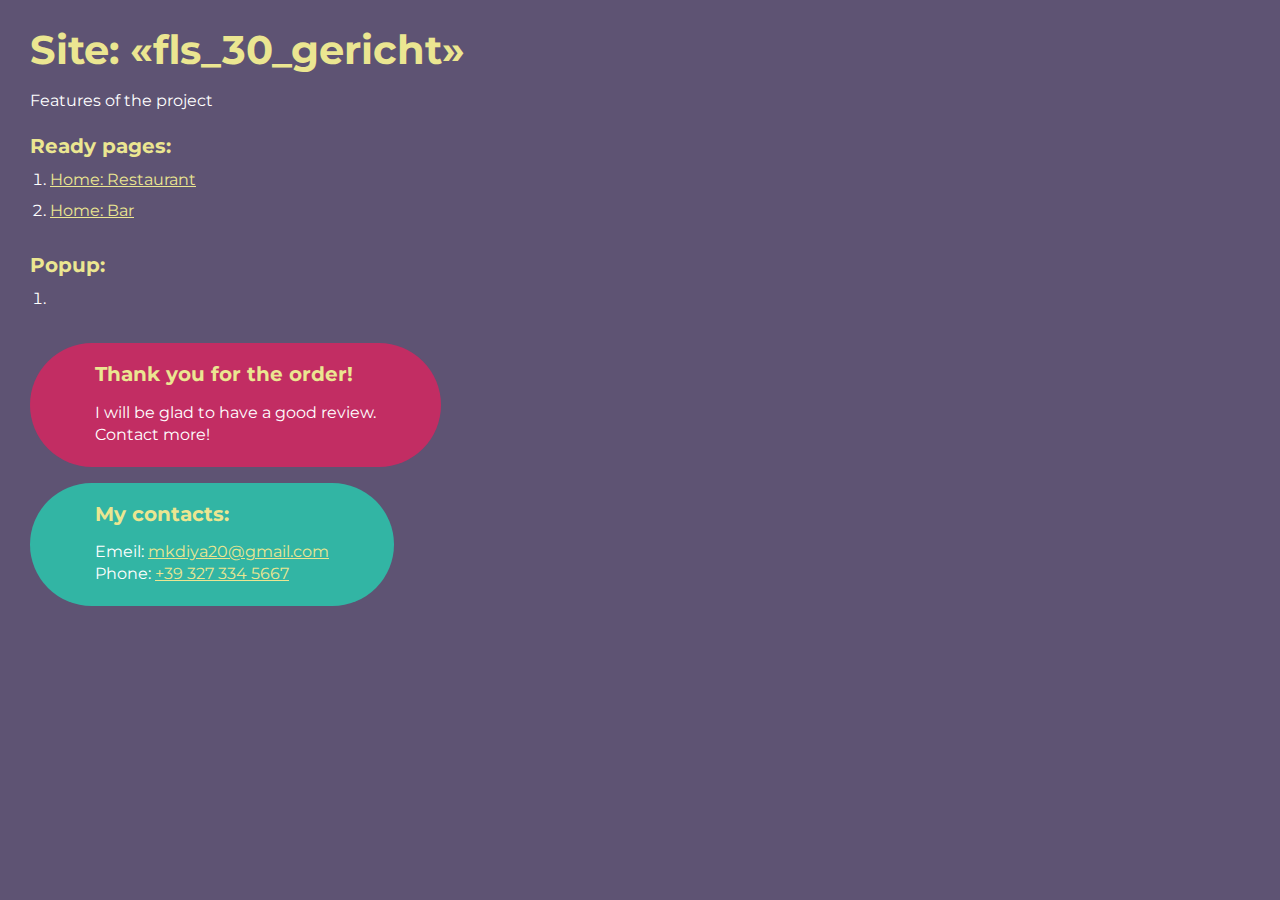
<file: index.html>
<!DOCTYPE html>
<html>

<head>
	<meta charset="UTF-8">
	<meta name="viewport" content="width=device-width, initial-scale=1.0">
	<title>Gericht</title>
	<link rel="shortcut icon" href="favicon.ico">
</head>

<body>
	<div class="rootpage">
		<h1>Site: «fls_30_gericht»</h1>
		<div class="rootpage__info">
			Features of the project
		</div>
		<h2>Ready pages:</h2>
		<ol class="rootpage__list">
			<li><a target="_blank" href="home-restaurant.html">Home: Restaurant</a></li>
			<li><a target="_blank" href="home-bar.html">Home: Bar</a></li>
		</ol>
		<h2>Popup:</h2>
		<ol class="rootpage__list">
			<li><a target="_blank" href="home.html#"></a></li>
		</ol>
		<div class="rootpage__tnx">
			<h2>Thank you for the order!</h2>
			<p>I will be glad to have a good review.</p>
			<p>Contact more!</p>
		</div>
		<div class="rootpage__contacts">
			<h2>My contacts:</h2>
			<p>Emeil: <a href="mailto:email@gmail.com">mkdiya20@gmail.com</a></p>
			<p>Phone: <a href="tel:+393273345667">+39 327 334 5667</a></p>
		</div>
	</div>
</body>
<style>
	@charset "UTF-8";
	@import url("https://fonts.googleapis.com/css?family=Montserrat:regular,700&display=swap");

	*,
	*::before,
	*::after {
		padding: 0px;
		margin: 0px;
		border: 0px;
		box-sizing: border-box;
	}

	html,
	body {
		height: 100%;
		margin: 0;
		padding: 0;
		min-width: 320px;
		width: 100%;
		color: #fff;
		background-color: #5e5373;
	}

	body {
		font-family: Montserrat;
		font-size: 100%;
		line-height: 1;
		font-size: 1rem;
	}

	a {
		text-decoration: underline;
		color: #ebe691
	}

	a:visited {
		text-decoration: underline;
		color: #aaa768;
	}

	a:hover {
		text-decoration: none;
	}

	ul li {
		list-style: none;
	}

	img {
		vertical-align: top;
	}

	.wrapper {
		width: 100%;
		min-height: 100%;
		overflow: hidden;
	}

	.rootpage {
		padding: 30px;
		display: flex;
		flex-direction: column;
		align-items: flex-start;
	}

	@media (max-width: 767px) {
		.rootpage {
			padding: 30px 15px;
		}
	}

	h1 {
		color: #ebe691;
		font-size: 2.5rem;
		margin: 0px 0px 1.25rem 0px;
	}

	@media (max-width: 767px) {
		h1 {
			font-size: 1.85rem;
			margin: 0px 0px 1.25rem 0px;
		}
	}

	h2 {
		color: #ebe691;
		font-size: 1.25rem;
		margin: 0px 0px 1rem 0px;
	}

	@media (max-width: 767px) {
		h2 {
			font-size: 1.125rem;
			margin: 0px 0px 1rem 0px;
		}
	}

	.rootpage__info {
		line-height: 140%;
		margin: 0px 0px 1.5rem 0px;
	}

	.rootpage__list {
		margin: 0px 0px 2.25rem 1.25rem;
	}

	.rootpage__list li:not(:last-child) {
		margin: 0px 0px 15px 0px;
	}

	.rootpage__contacts,
	.rootpage__tnx {
		border-radius: 200px;
		padding: 20px 65px;
		line-height: 140%;
	}

	@media (max-width: 767px) {

		.rootpage__contacts,
		.rootpage__tnx {
			border-radius: 40px;
			padding: 20px;
		}
	}

	.rootpage__contacts {
		background: #32b5a4;

	}

	.rootpage__contacts a {
		color: #ebe691;
	}

	.rootpage__tnx {
		background: #c22d63;
		margin: 0px 0px 1rem 0px;
	}
</style>

</html>
</file>
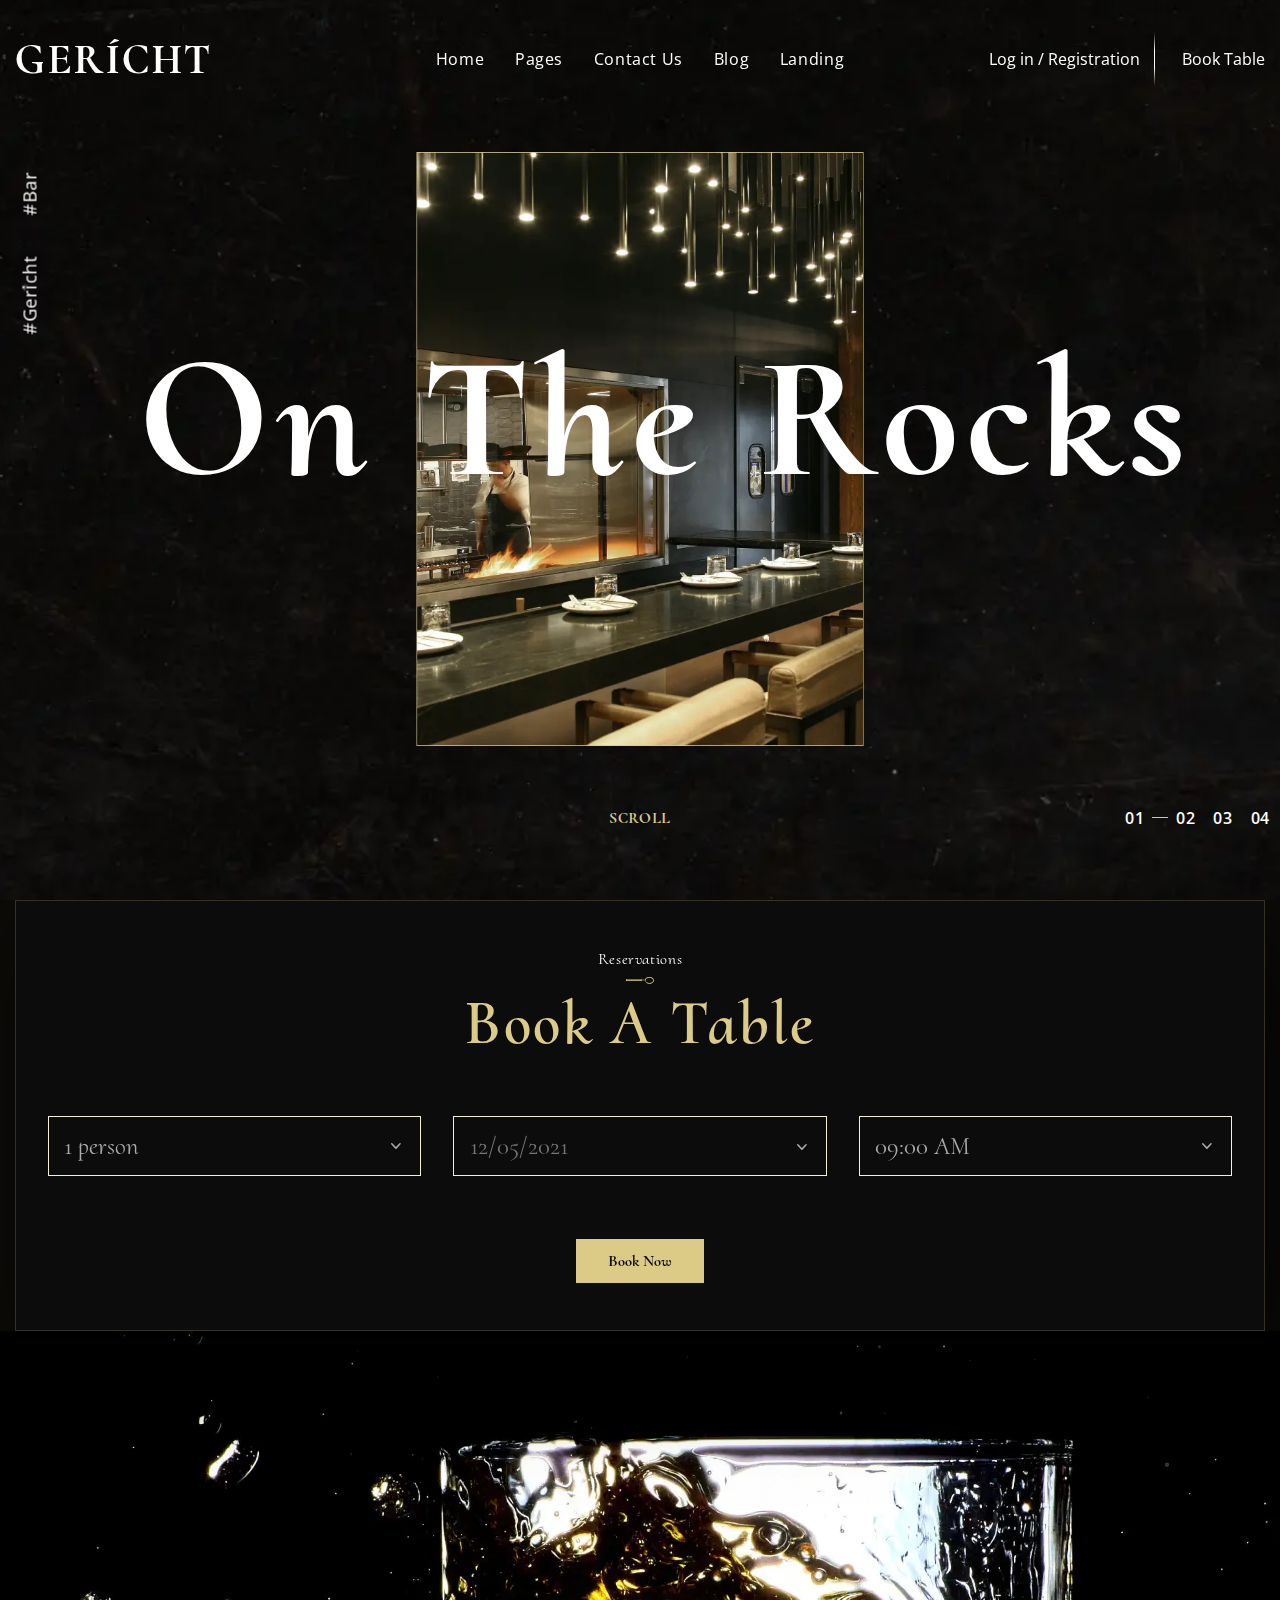
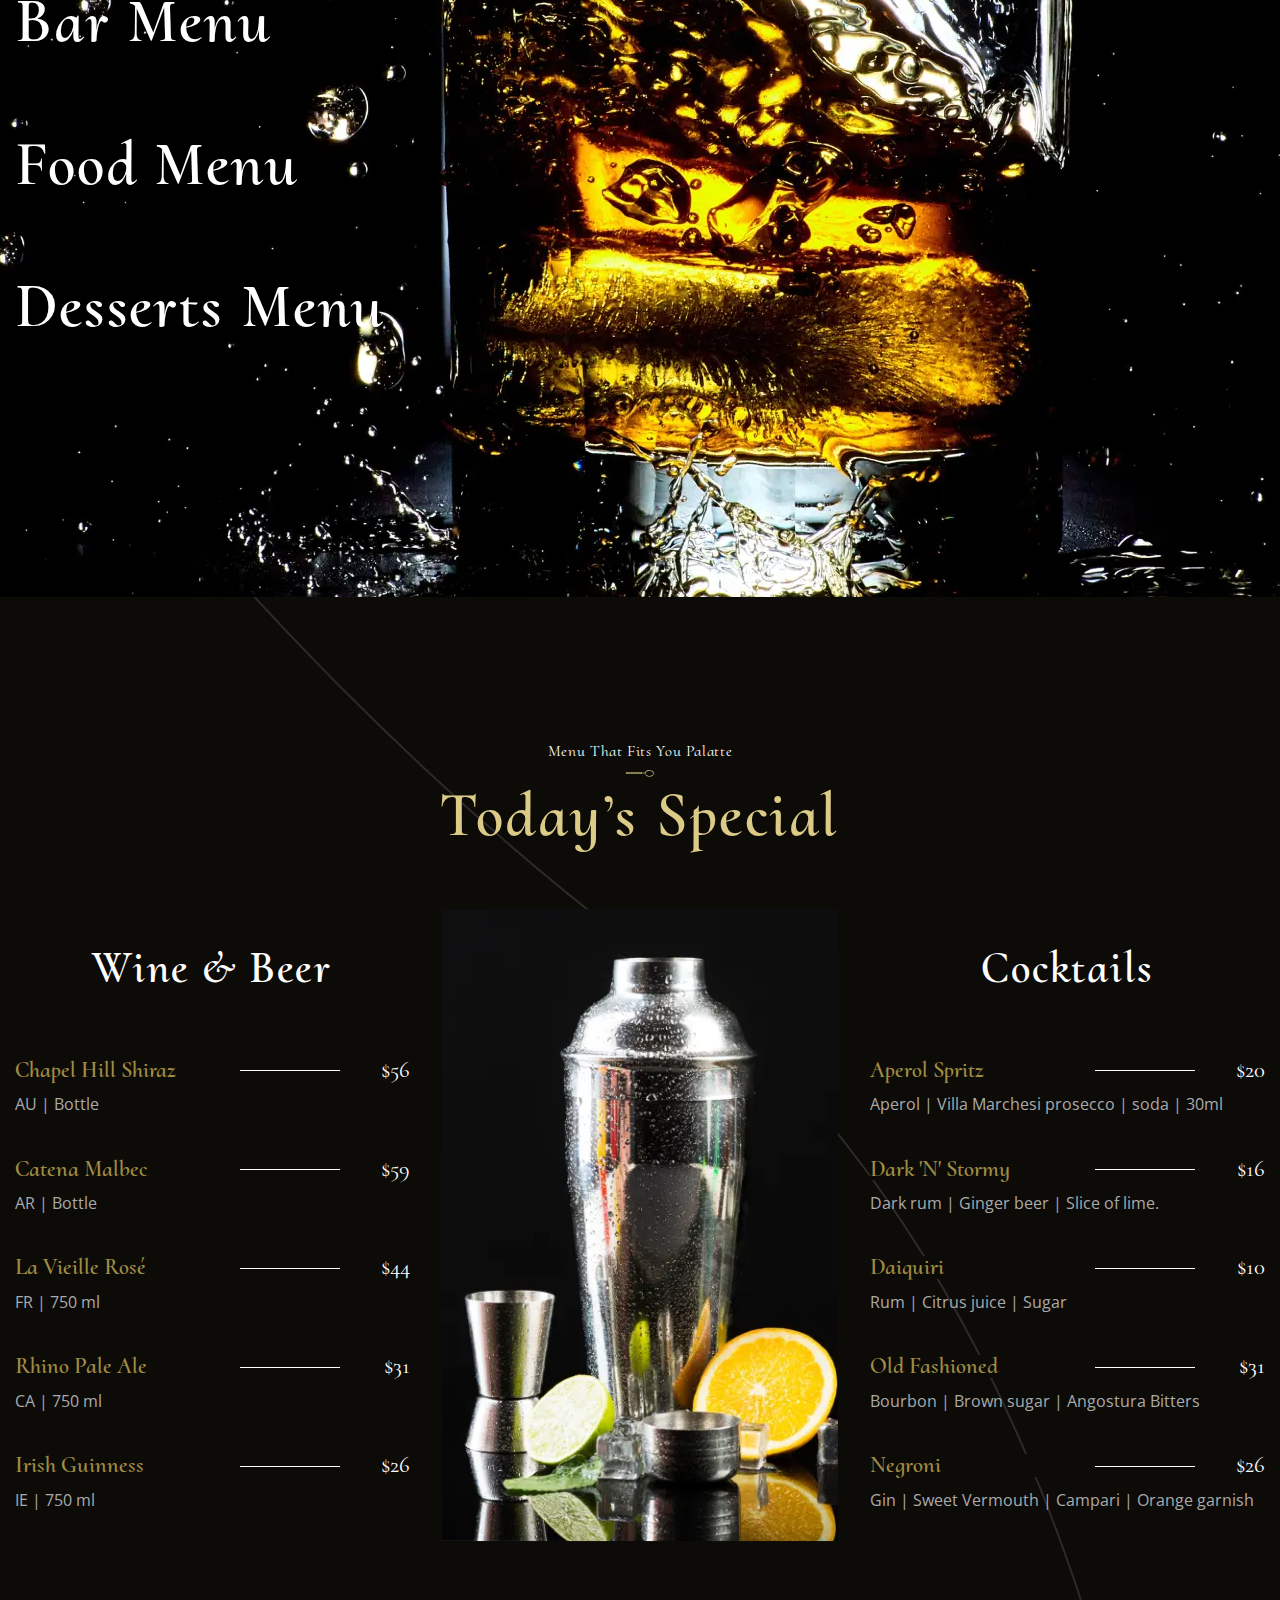
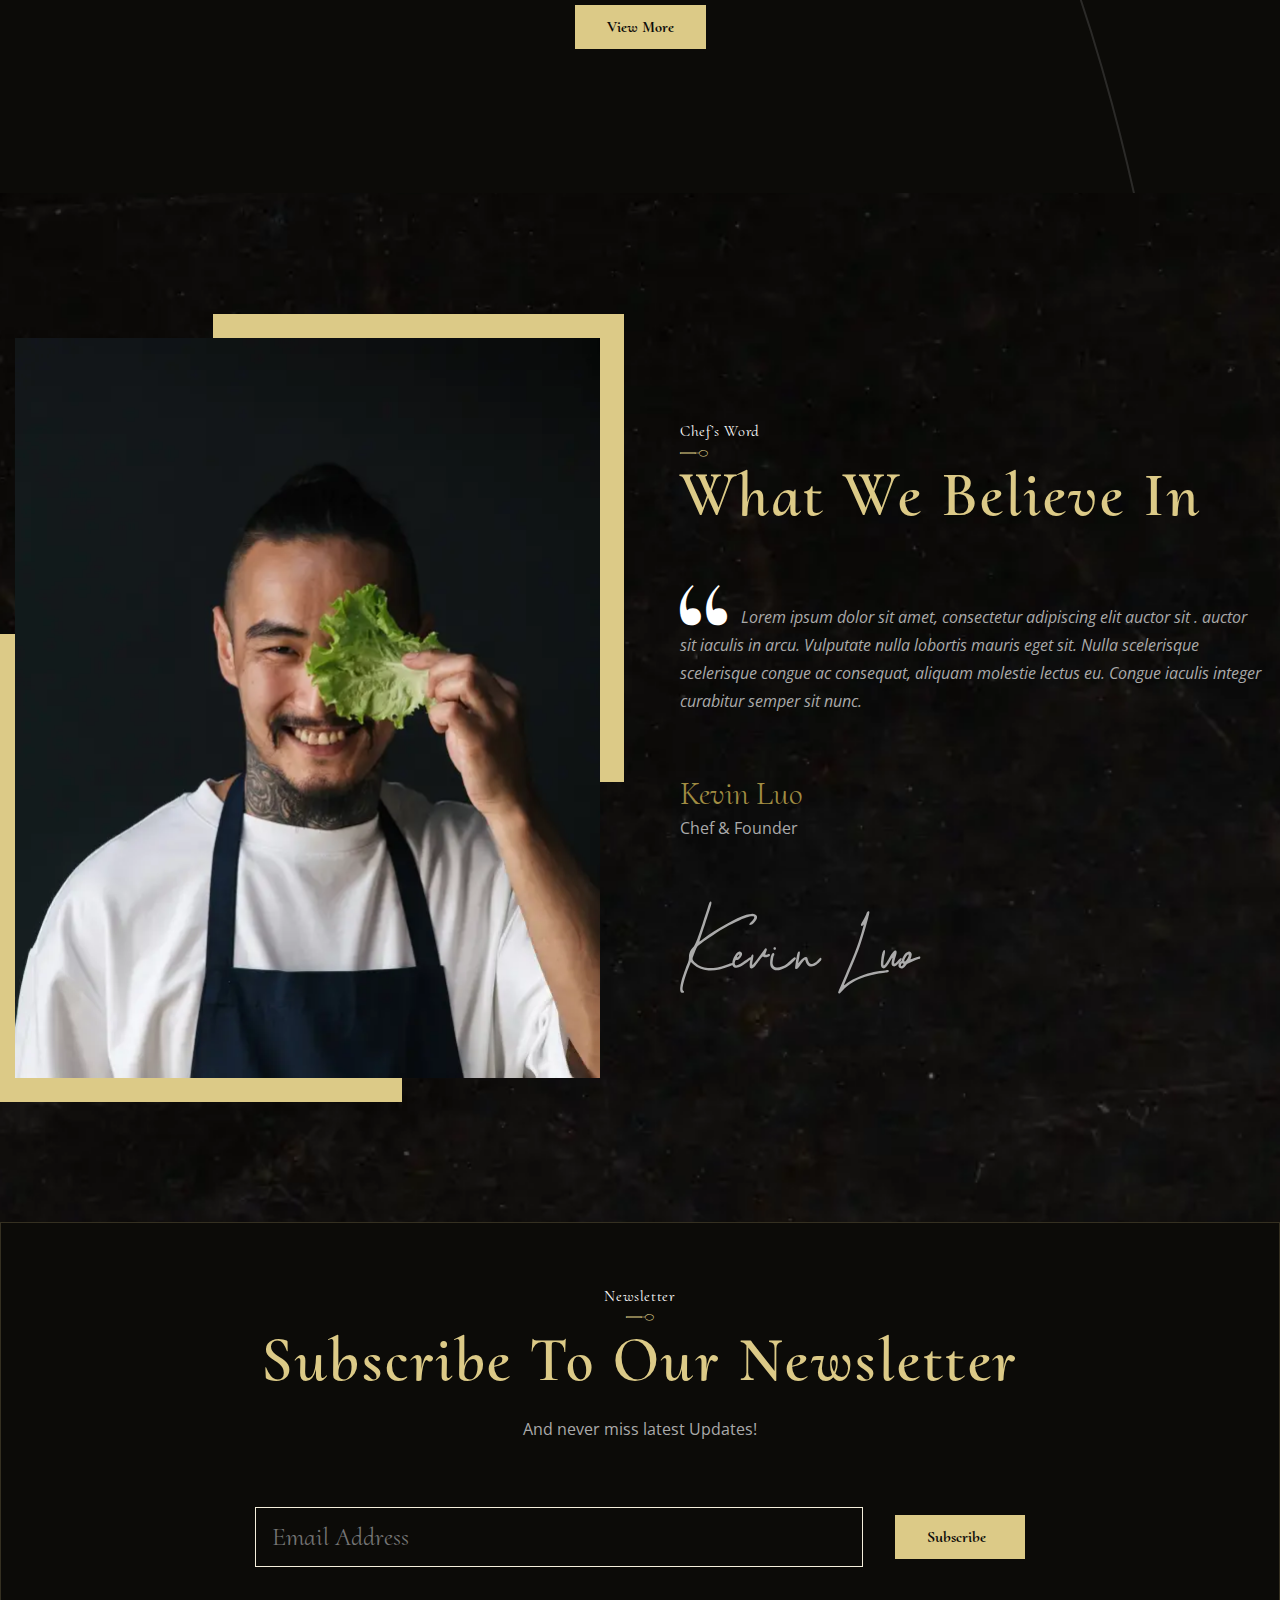
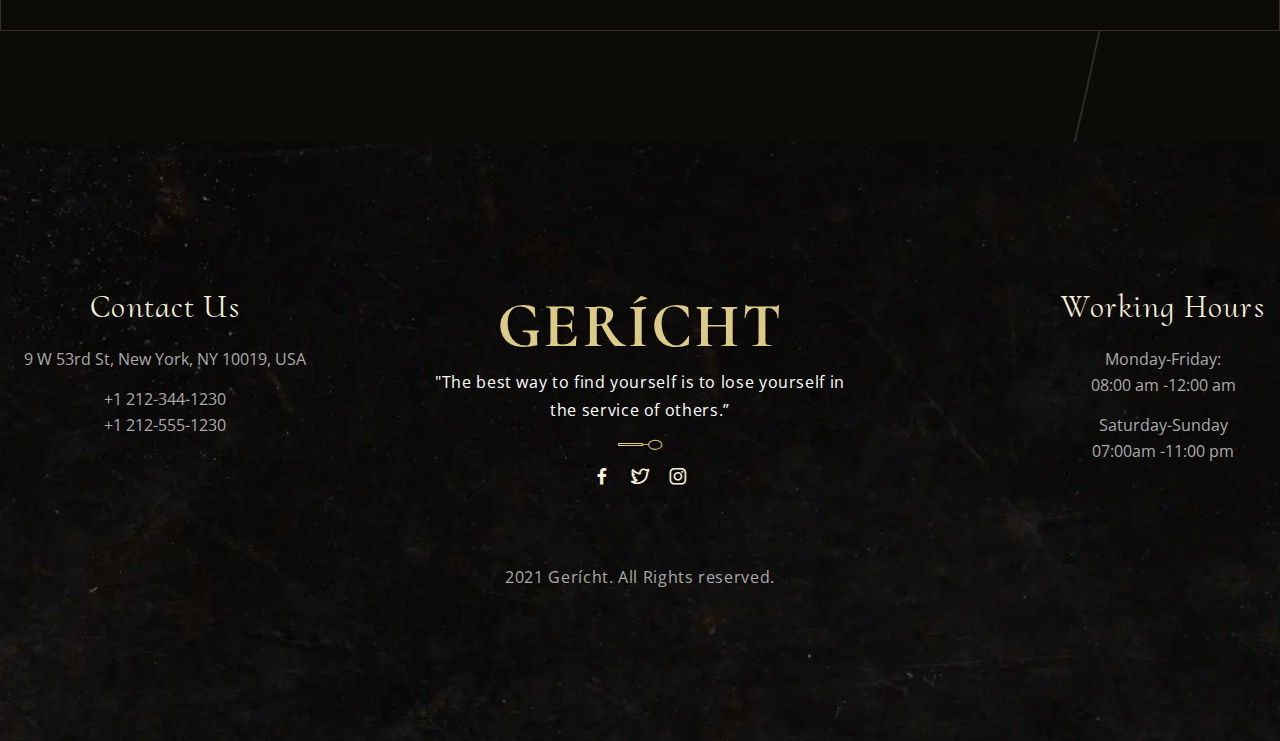
<file: home-bar.html>
<!DOCTYPE html>
<html lang="ru">

<head>
	<title>Home: Bar</title>
	<meta charset="UTF-8">
	<meta name="format-detection" content="telephone=no">
	<!-- <style>body{opacity: 0;}</style> -->
	<link rel="stylesheet" href="css/style.min.css?_v=20230324203010">
	<link rel="shortcut icon" href="favicon.ico">
	<!-- <meta name="robots" content="noindex, nofollow"> -->
	<meta name="viewport" content="width=device-width, initial-scale=1.0">
</head>

<body>
	<div class="wrapper">
		<header data-scroll-show="121" class="header">
			<div class="header__container header__container_wide">
				<div class="header__column header__column_logo">
					<a href="" class="header__logo">Gerícht</a>
				</div>
				<div class="header__column header__column_wide">
					<div class="header__menu menu">

						<nav class="menu__body">
							<ul class="menu__list">
								<li class="menu__item"><a href="" class="menu__link">Home</a></li>
								<li class="menu__item"><a href="" class="menu__link">Pages</a></li>
								<li class="menu__item"><a href="" class="menu__link">Contact Us</a></li>
								<li class="menu__item"><a href="" class="menu__link">Blog</a></li>
								<li class="menu__item"><a href="" class="menu__link">Landing</a></li>
							</ul>
						</nav>
					</div>
				</div>
				<div data-da=".menu__body,479.98" class="header__column header__column_auth">
					<ul class="header__auth auth-header">
						<li class="auth-header__item">
							<a href="" class="auth-header__link">Log in / Registration</a>
						</li>
						<li class="auth-header__item">
							<a href="" class="auth-header__link">Book Table</a>
						</li>
					</ul>
				</div>
				<button type="button" class="menu__icon icon-menu"><span></span></button>
			</div>
		</header>
		<main class="mainpage">

			<div class="mainpage__body">

				<section data-bg data-fullscreen class="mainpage-bar__slider main-slider main-slider_bar">
					<!-- <div class="mainpage-bar__title">On the Rocks</div> -->
					<div class="main-slider__container main-slider__container_wide">

						<div class="main-slider__container body-main-slider">

							<div class="body-main-slider__swiper mainpage-bar__title">
								<div class="body-main-slider__slide slide-main-slider slide-main-slider_bar">
									<a href="#" class="slide-main-slider__image-ibg slide-main-slider__image_bar">
										<picture><source data-srcset="img/mainpage-bar/bar-mainpage.webp" srcset="[data-uri]" type="image/webp"><img src="[data-uri]"  class="swiper-lazy" data-src="img/mainpage-bar/bar-mainpage.jpg" alt="Slide 1"></picture>
									</a>
								</div>
								<div class="body-main-slider__slide slide-main-slider slide-main-slider_bar">
									<a href="#" class="slide-main-slider__image-ibg slide-main-slider__image_bar">
										<picture><source data-srcset="img/mainpage/mainslider/slide2.webp" srcset="[data-uri]" type="image/webp"><img src="[data-uri]"  class="swiper-lazy" data-src="img/mainpage/mainslider/slide2.jpg" alt="Slide 2"></picture>
									</a>
								</div>
								<div class="body-main-slider__slide slide-main-slider slide-main-slider_bar">
									<a href="#" class="slide-main-slider__image-ibg slide-main-slider__image_bar">
										<picture><source data-srcset="img/mainpage-bar/bar-mainpage.webp" srcset="[data-uri]" type="image/webp"><img src="[data-uri]"  class="swiper-lazy" data-src="img/mainpage-bar/bar-mainpage.jpg" alt="Slide 1"></picture>
									</a>
								</div>
								<div class="body-main-slider__slide slide-main-slider slide-main-slider_bar">
									<a href="#" class="slide-main-slider__image-ibg slide-main-slider__image_bar">
										<picture><source data-srcset="img/mainpage/mainslider/slide3.webp" srcset="[data-uri]" type="image/webp"><img src="[data-uri]"  class="swiper-lazy" data-src="img/mainpage/mainslider/slide3.jpg" alt="Slide 3"></picture>
									</a>
								</div>
							</div>
							<button data-goto=".book" data-da=".body-main-slider, 1445, last" type="button" class="main-slider__scroll main-slider__scroll_bar scroll">Scroll</button>
						</div>

						<nav class="main-slider__menu menu-main-slider menu-main-slider_bar">
							<a href="home-restaurant.html" class="menu-main-slider__link menu-main-slider__link_bar">#Gericht</a>
							<a href="home-bar.html" class="menu-main-slider__link menu-main-slider__link_bar">#Bar</a>
						</nav>

						<div class="body-main-slider__controll body-main-slider__controll_bar">Тут буллеты</div>

					</div>
				</section>

				<section class="book">
					<div data-decor class="book__container">
						<div class="book__body">
							<div class="book__header block-header">
								<div class="block-header__sub-title">Reservations</div>
								<h2 class="block-header__title">Book A Table</h2>
							</div>
							<form data-dev data-popup-message="#formMessage" method="POST" action="#" class="book__form form-book">
								<div class="form-book__lines">
									<div class="form-book__line">
										<select name="form[]" class="form">
											<option value="1" selected>1 person</option>
											<option value="2">2 person</option>
											<option value="3">3 person</option>
											<option value="4">4 person</option>
										</select>
									</div>
									<div class="form-book__line">
										<div class="form-book__input _icon-select-arrow">
											<input autocomplete="off" type="text" name="form[]" data-error="Ошибка" data-required placeholder="12/05/2021" data-calendar class="input-dark">
										</div>
									</div>
									<div class="form-book__line">
										<select data-scroll name="form[]" class="form">
											<option value="1" selected>09:00 AM</option>
											<option value="2">10:00 AM</option>
											<option value="3">11:00 AM</option>
											<option value="4">12:00 AM</option>
											<option value="5">01:00 PM</option>
											<option value="6">02:00 PM</option>
											<option value="7">03:00 PM</option>
											<option value="8">04:00 PM</option>
											<option value="8">05:00 PM</option>
										</select>
									</div>
								</div>
								<button type="submit" class="book__button button">Book
									Now</button>
							</form>
						</div>
					</div>
				</section>

				<section class="food-drinks"></section>

				<section class="poison"></section>

				<section class="menu-block">
					<div data-decor class="menu-block__container menu-block__container_wide">
						<nav class="menu-block__menu">
							<ul class="menu-block__list">
								<li class="menu-block__item">
									<a href="#" class="menu-block__link">Bar Menu</a>
								</li>
								<li class="menu-block__item">
									<a href="#" class="menu-block__link">Food Menu</a>
								</li>
								<li class="menu-block__item">
									<a href="#" class="menu-block__link">Desserts Menu</a>
								</li>
							</ul>
						</nav>
					</div>
					<div class="menu-block__bg">
						<picture><source srcset="img/mainpage/menu/bg.webp" type="image/webp"><img src="img/mainpage/menu/bg.jpg" alt=""></picture>
					</div>
				</section>

				<section class="special">
					<div class="special__container">
						<div class="special__header block-header">
							<div class="block-header__sub-title">Menu that fits you palatte</div>
							<h2 class="block-header__title">Today’s Special</h2>
						</div>
						<div class="special__body">
							<div class="special__table table-special">
								<h3 class="table-special__title">Wine & Beer</h3>
								<div class="table-special__body">
									<div class="table-special__item">
										<div class="table-special__header">
											<div class="table-special__value">Chapel Hill Shiraz</div>
											<div class="table-special__price">$56</div>
										</div>
										<div class="table-special__info">AU | Bottle</div>
									</div>
									<div class="table-special__item">
										<div class="table-special__header">
											<div class="table-special__value">Catena Malbec</div>
											<div class="table-special__price">$59</div>
										</div>
										<div class="table-special__info">AR | Bottle</div>
									</div>
									<div class="table-special__item">
										<div class="table-special__header">
											<div class="table-special__value">La Vieille Rosé</div>
											<div class="table-special__price">$44</div>
										</div>
										<div class="table-special__info">FR | 750 ml</div>
									</div>
									<div class="table-special__item">
										<div class="table-special__header">
											<div class="table-special__value">Rhino Pale Ale</div>
											<div class="table-special__price">$31</div>
										</div>
										<div class="table-special__info">CA | 750 ml</div>
									</div>
									<div class="table-special__item">
										<div class="table-special__header">
											<div class="table-special__value">Irish Guinness
											</div>
											<div class="table-special__price">$26</div>
										</div>
										<div class="table-special__info">IE | 750 ml</div>
									</div>
								</div>

							</div>
							<div class="special__image">
								<picture><source srcset="img/mainpage/special/flask.webp" type="image/webp"><img src="img/mainpage/special/flask.png" alt="flask"></picture>
							</div>
							<div class="special__table table-special">
								<h3 class="table-special__title">Cocktails</h3>
								<div class="table-special__body">
									<div class="table-special__item">
										<div class="table-special__header">
											<div class="table-special__value">Aperol Spritz
											</div>
											<div class="table-special__price">$20</div>
										</div>
										<div class="table-special__info">Aperol | Villa Marchesi prosecco | soda | 30ml
										</div>
									</div>
									<div class="table-special__item">
										<div class="table-special__header">
											<div class="table-special__value">Dark 'N' Stormy
											</div>
											<div class="table-special__price">$16</div>
										</div>
										<div class="table-special__info">Dark rum | Ginger beer | Slice of lime. </div>
									</div>
									<div class="table-special__item">
										<div class="table-special__header">
											<div class="table-special__value">Daiquiri
											</div>
											<div class="table-special__price">$10</div>
										</div>
										<div class="table-special__info">Rum | Citrus juice | Sugar</div>
									</div>
									<div class="table-special__item">
										<div class="table-special__header">
											<div class="table-special__value">Old Fashioned
											</div>
											<div class="table-special__price">$31</div>
										</div>
										<div class="table-special__info">Bourbon | Brown sugar | Angostura Bitters</div>
									</div>
									<div class="table-special__item">
										<div class="table-special__header">
											<div class="table-special__value">Negroni
											</div>
											<div class="table-special__price">$26</div>
										</div>
										<div class="table-special__info">Gin | Sweet Vermouth | Campari | Orange garnish
										</div>
									</div>
								</div>
							</div>
						</div>
						<a href="#" class="special__button button">View More</a>
					</div>
				</section>


				<section data-bg class="chef">
					<div class="chef__container">
						<div class="chef__column">
							<div class="chef__image">
								<picture><source srcset="img/mainpage/chef/kevin-luo-big.webp" type="image/webp"><img src="img/mainpage/chef/kevin-luo-big.jpg" alt="chef"></picture>
							</div>
						</div>

						<div class="chef__column">
							<div class="chef__content">
								<div class="chef__header block-header block-header_left">
									<div class="block-header__sub-title">Chef’s Word</div>
									<h2 class="block-header__title">What we believe in</h2>
								</div>
								<div class="chef__text _icon-quotes"> Lorem ipsum dolor sit amet, consectetur adipiscing
									elit
									auctor sit . auctor sit iaculis in arcu. Vulputate nulla lobortis mauris eget sit.
									Nulla
									scelerisque scelerisque congue ac consequat, aliquam molestie lectus eu. Congue
									iaculis
									integer curabitur semper sit nunc.</div>
								<div class="chef__info info-chef">
									<div class="info-chef__title">Kevin Luo</div>
									<div class="info-chef__text">Chef & Founder</div>
								</div>
								<div class="chef__signature">
									<img src="img/mainpage/chef/kevin-luo.svg" alt="">
								</div>
							</div>
						</div>

					</div>
				</section>

				<section class="newsletter">
					<div class="newsletter__container">
						<div class="newsletter__header block-header">
							<div class="block-header__sub-title">Newsletter</div>
							<h2 class="block-header__title">Subscribe to Our Newsletter</h2>
						</div>
						<div class="newsletter__text">And never miss latest Updates!</div>
						<form data-dev action="#" method="POST" class="newsletter__form form-newsletter">
							<div class="form-newsletter__input"><input autocomplete="off" type="email" name="form[]" data-error="Ошибка" placeholder="Email Address" class="input-dark"></div>
							<button type="submit" class="form-newsletter__button button">Subscribe</button>
						</form>



					</div>
				</section>

				<div class="spacebar"></div>
			</div>
		</main>
		<footer data-bg class="footer">
			<div class="footer__container">
				<div class="footer__body">
					<div class="footer__contacts contacts-footer">
						<div class="contacts-footer__title">Contact Us</div>
						<div class="contacts-footer__items">
							<div class="contacts-footer__item">9 W 53rd St, New York, NY 10019, USA</div>
							<div class="contacts-footer__item">
								<a href="tel:+12123441230" class="contacts-footer__link">+1 212-344-1230</a>
								<a href="tel:+12125551230" class="contacts-footer__link">+1 212-555-1230</a>
							</div>
						</div>
					</div>
					<div class="footer__main main-footer">
						<div class="main-footer__title">Gerícht</div>
						<div class="main-footer__text _icon-spoon">"The best way to find yourself is to lose yourself in the
							service of
							others.”</div>
						<div class="main-footer__social social-footer">
							<a href="" class="social-footer__link _icon-facebook"></a>
							<a href="" class="social-footer__link _icon-twitter"></a>
							<a href="" class="social-footer__link _icon-instagram"></a>
						</div>


					</div>
					<div class="footer__contacts contacts-footer">
						<div class="contacts-footer__title">Working Hours</div>
						<div class="contacts-footer__items">
							<div class="contacts-footer__item">
								<p>Monday-Friday:</p>
								<p>08:00 am -12:00 am</p>
							</div>
							<div class="contacts-footer__item">
								<p>Saturday-Sunday</p>
								<p>07:00am -11:00 pm</p>
							</div>
						</div>
					</div>
				</div>

				<div class="main-footer__copy">
					2021 Gerícht. All Rights reserved.
				</div>

			</div>
		</footer>
	</div>
	<div id="formMessage" aria-hidden="true" class="popup">
		<div class="popup__wrapper">
			<div class="popup__content">
				<button data-close type="button" class="popup__close">Закрыть</button>
				<div class="popup__text">
					Tutto bene
				</div>
			</div>
		</div>
	</div>
	<script src="js/app.min.js?_v=20230324203010"></script>

</body>

</html>
</file>
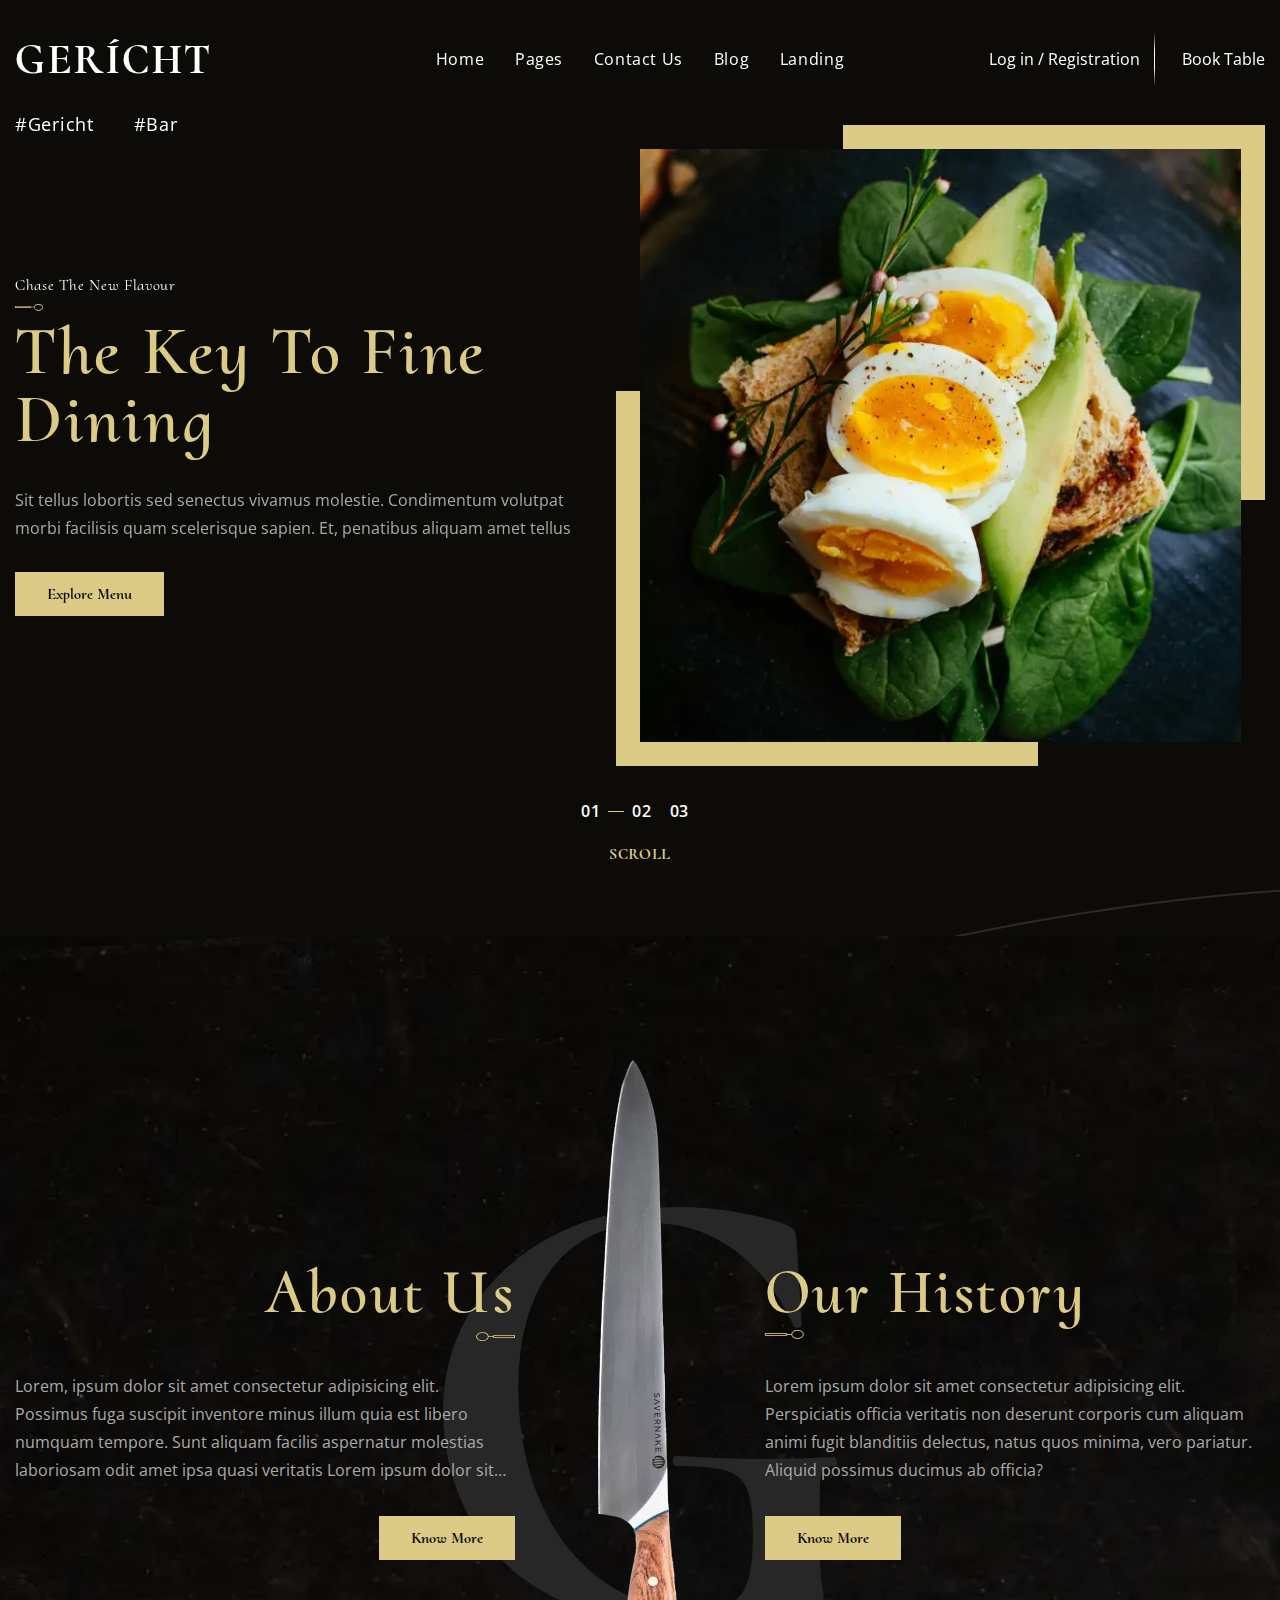
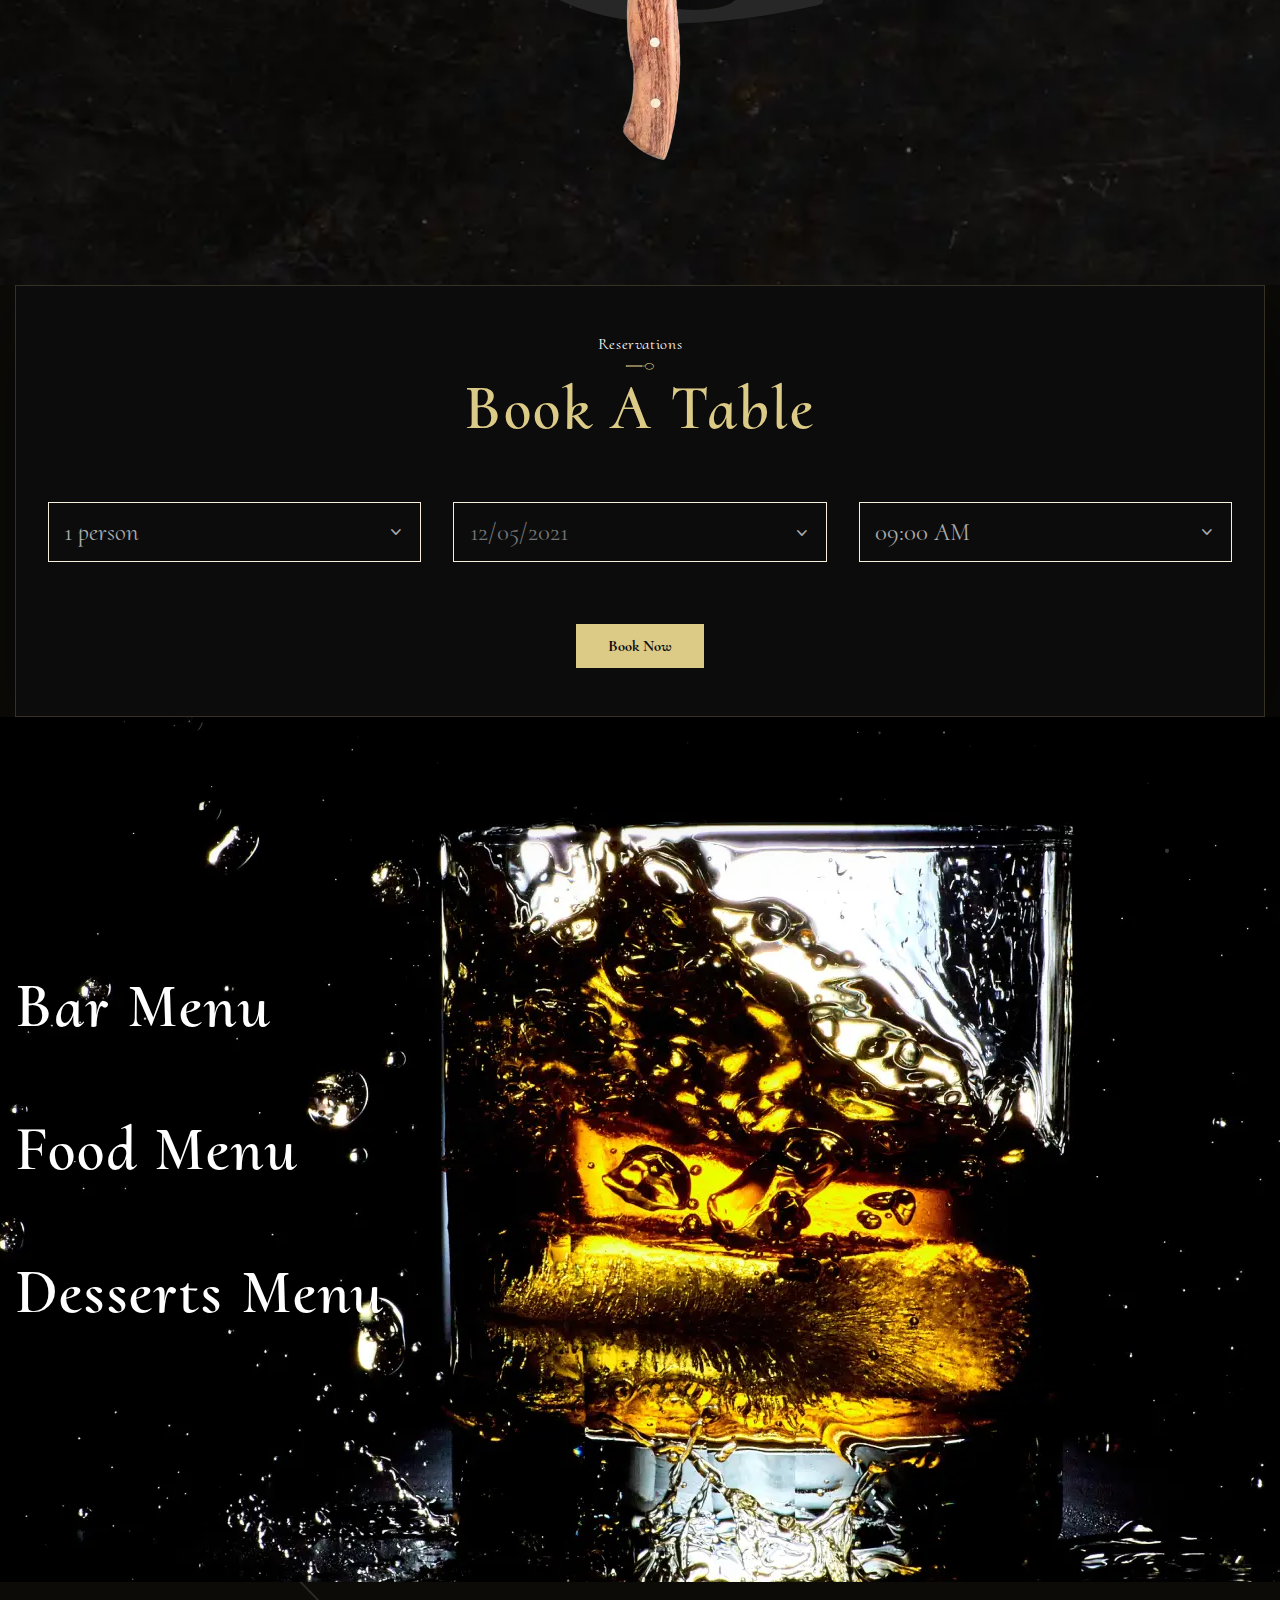
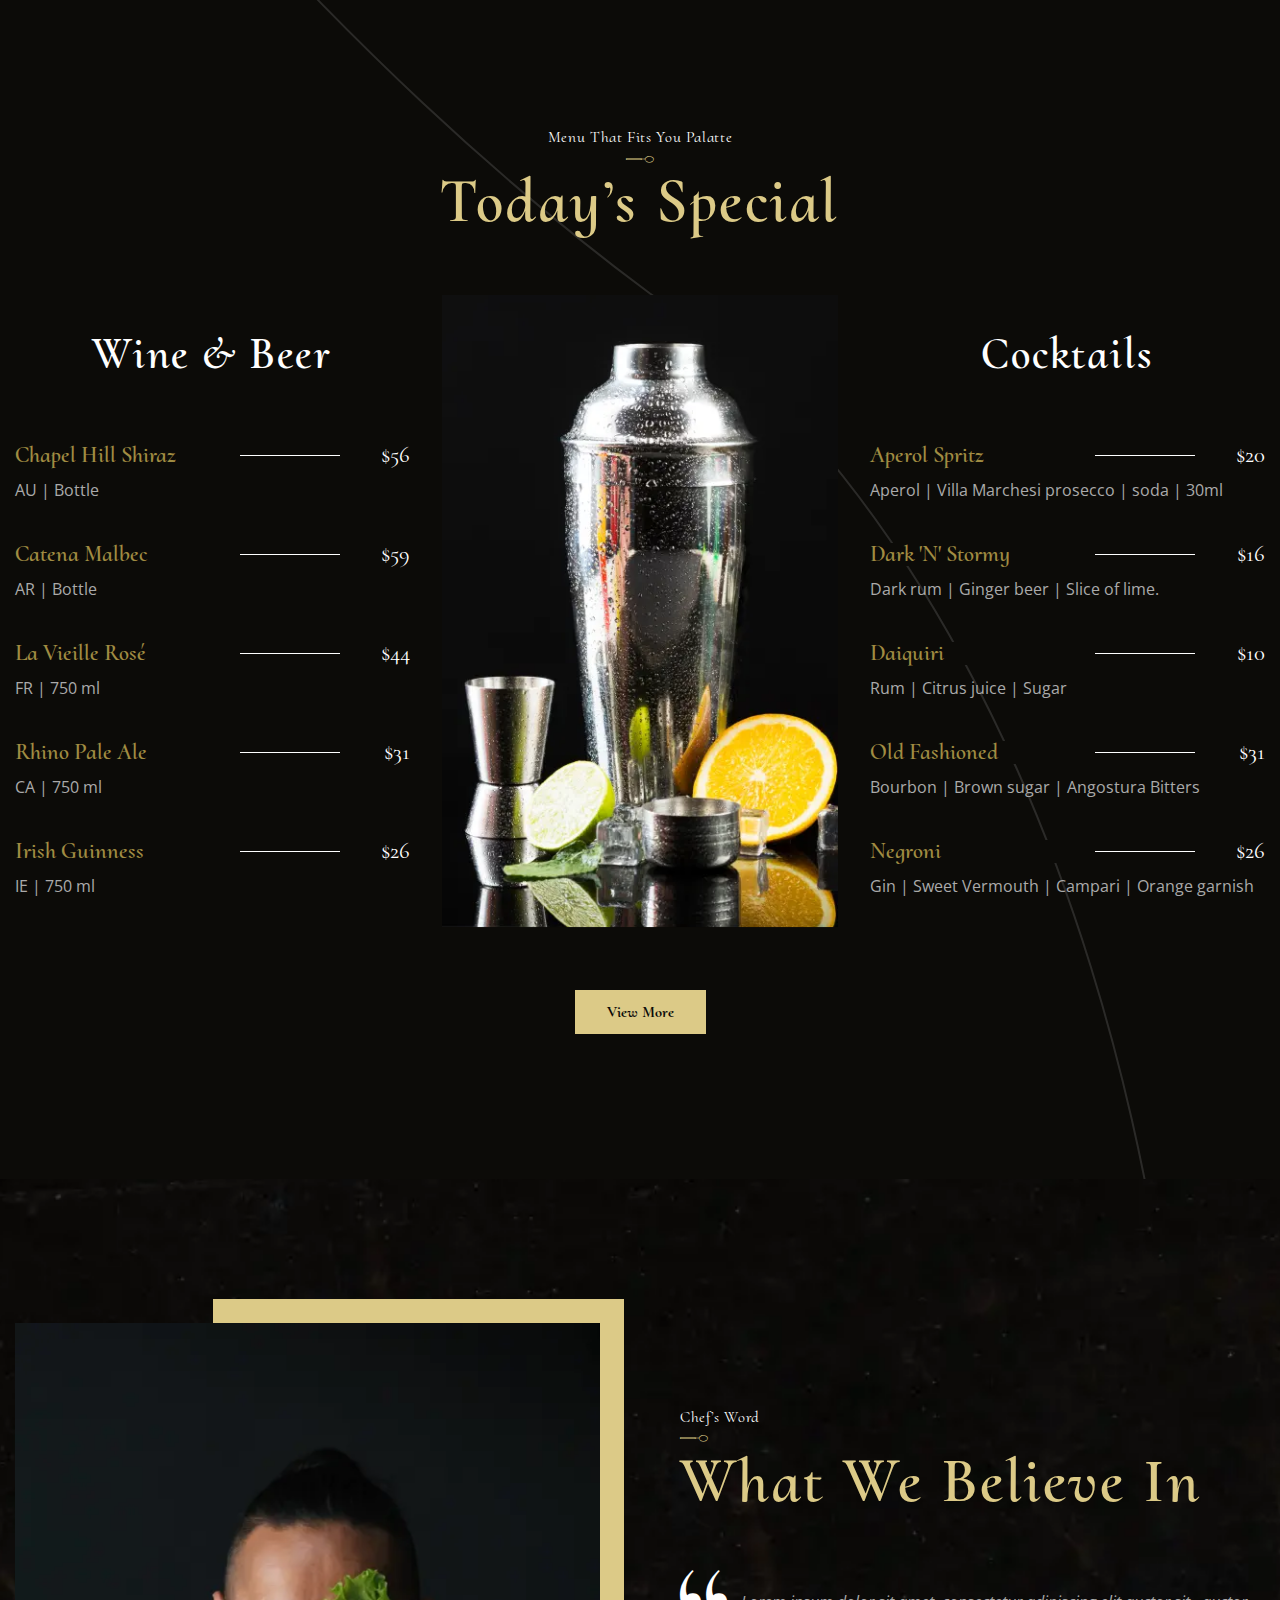
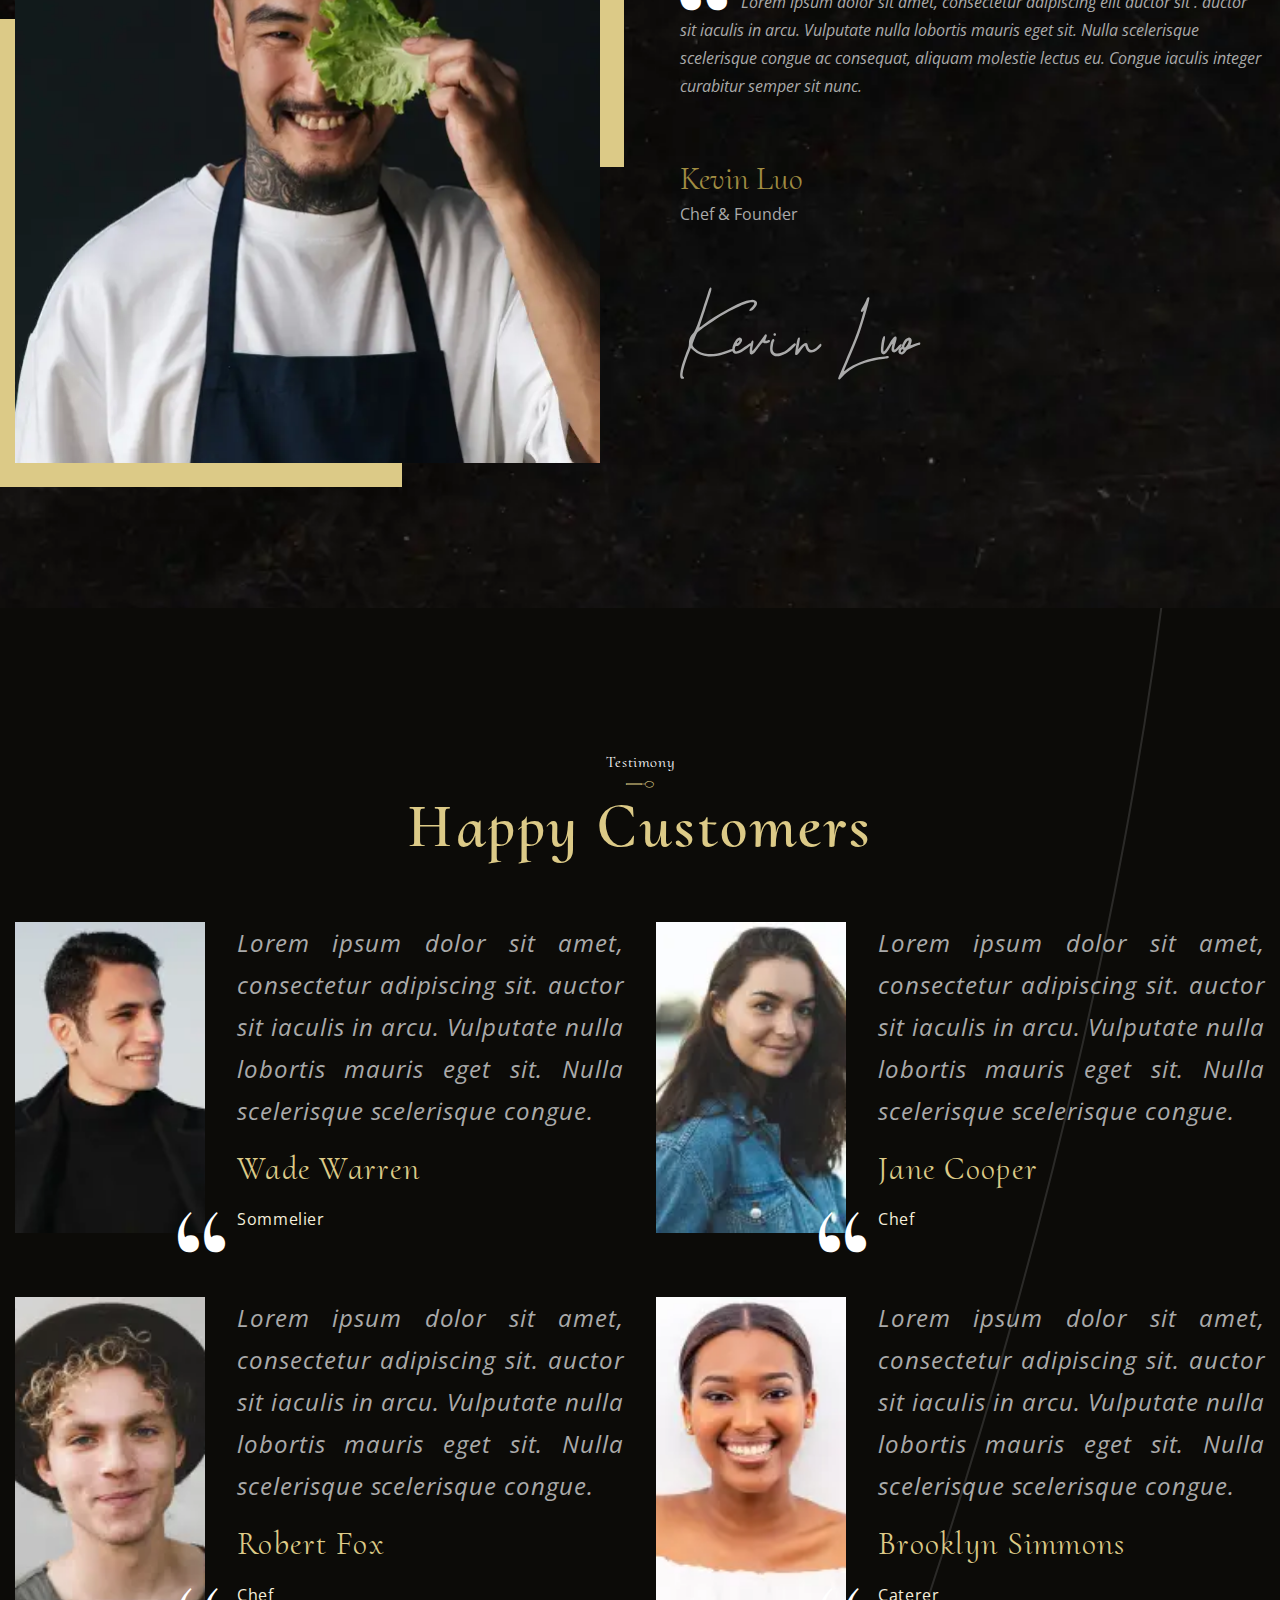
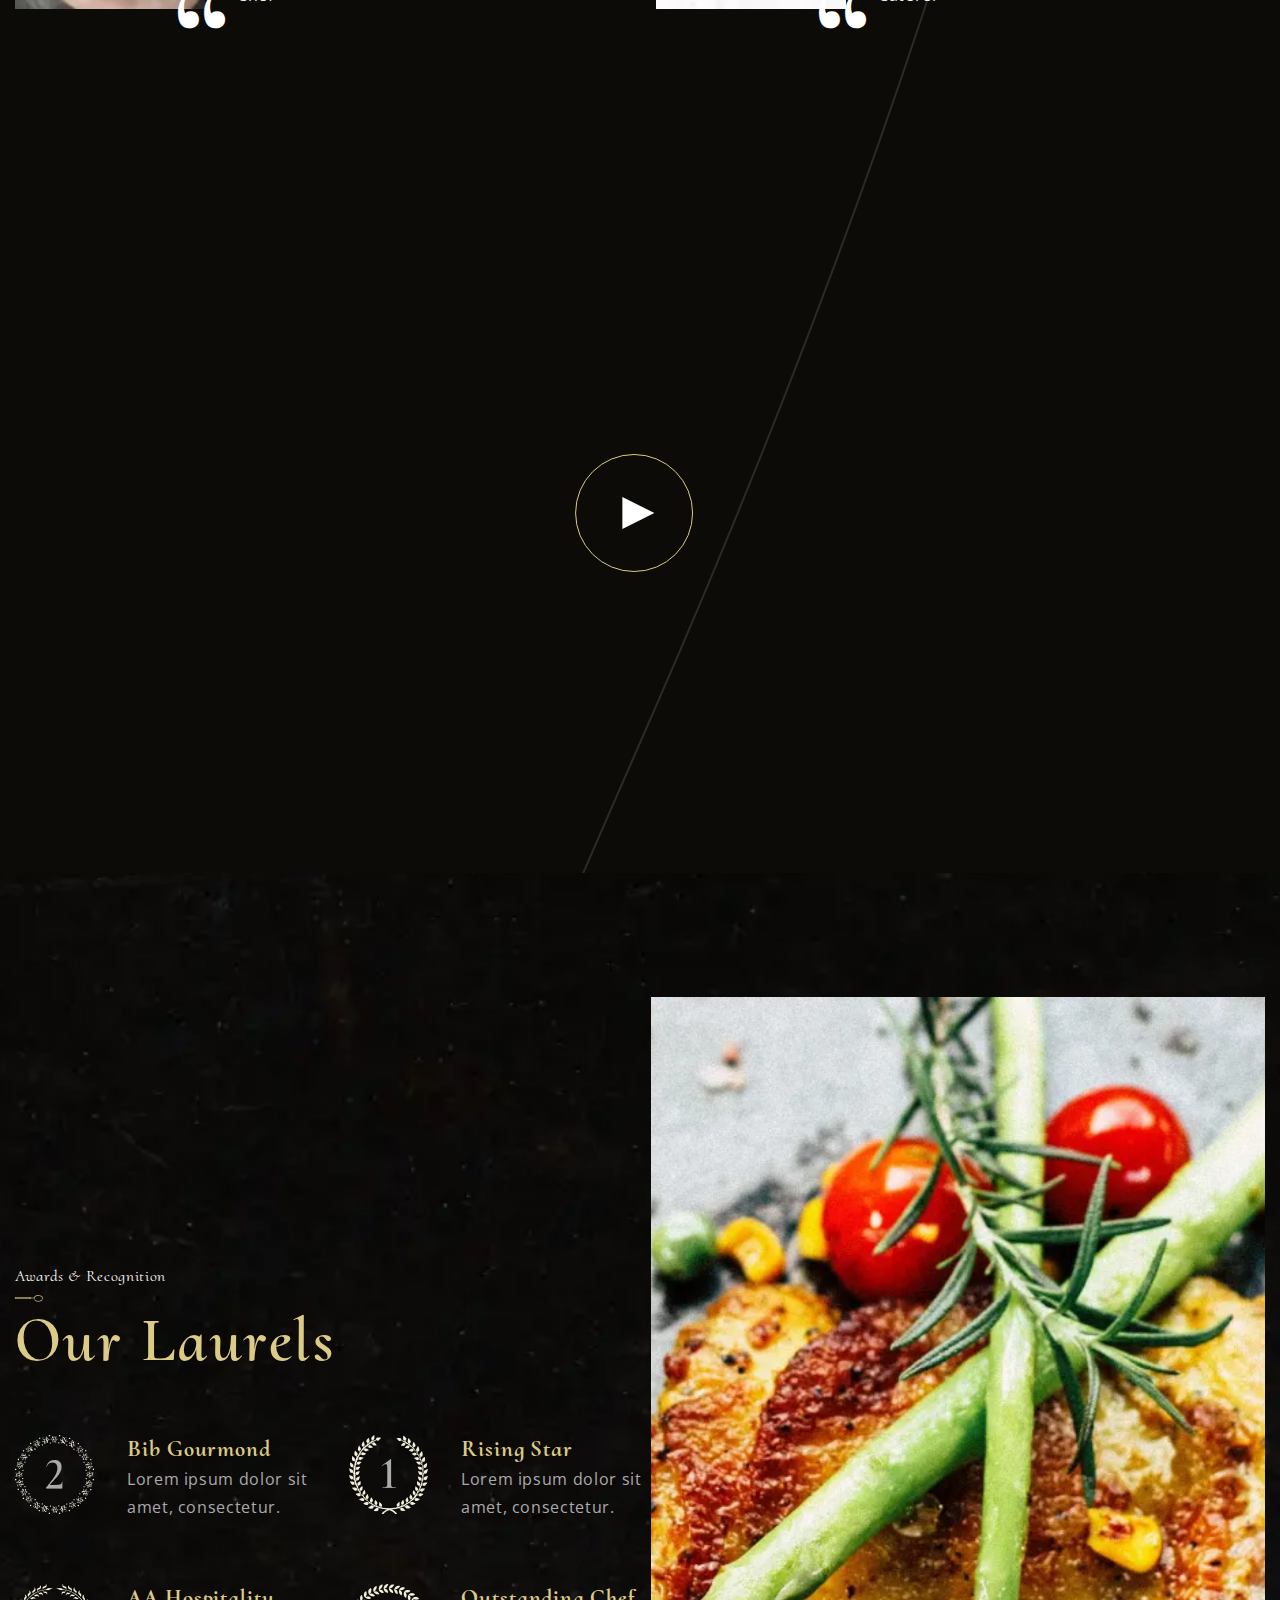
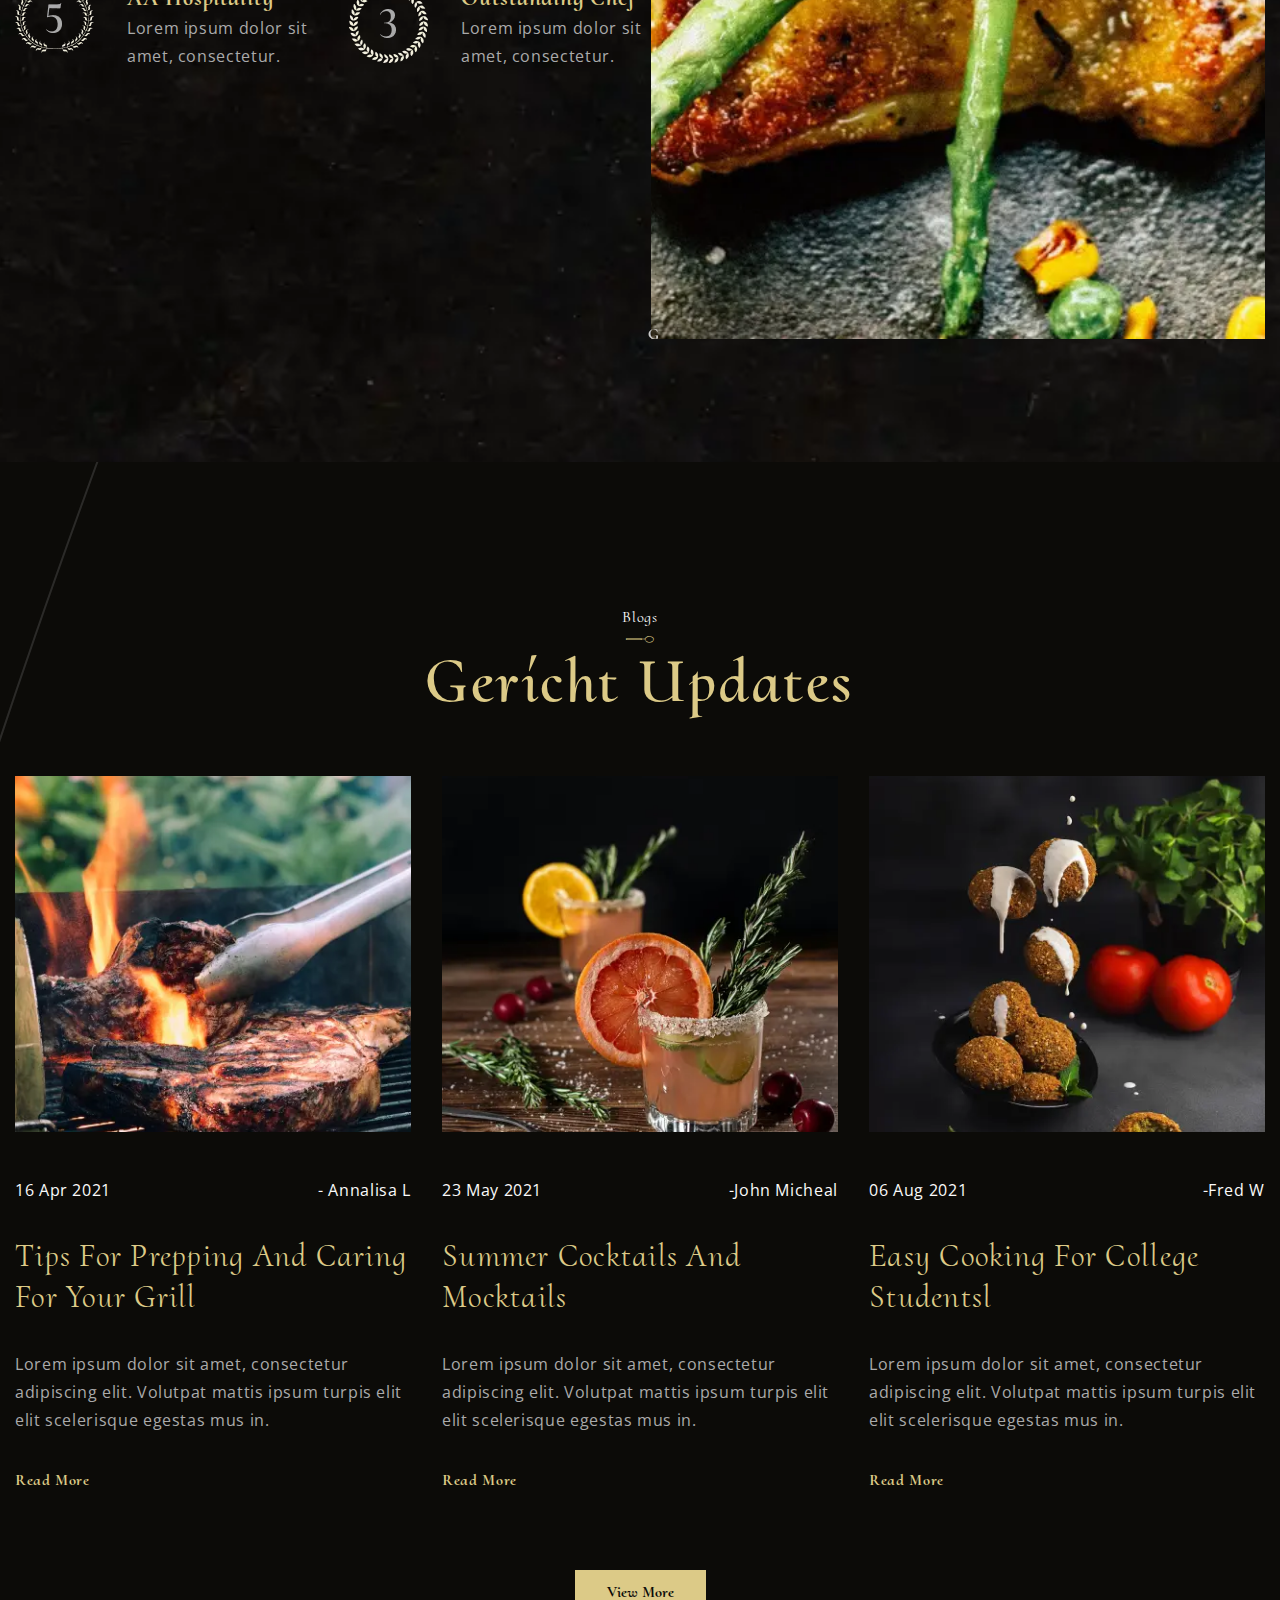
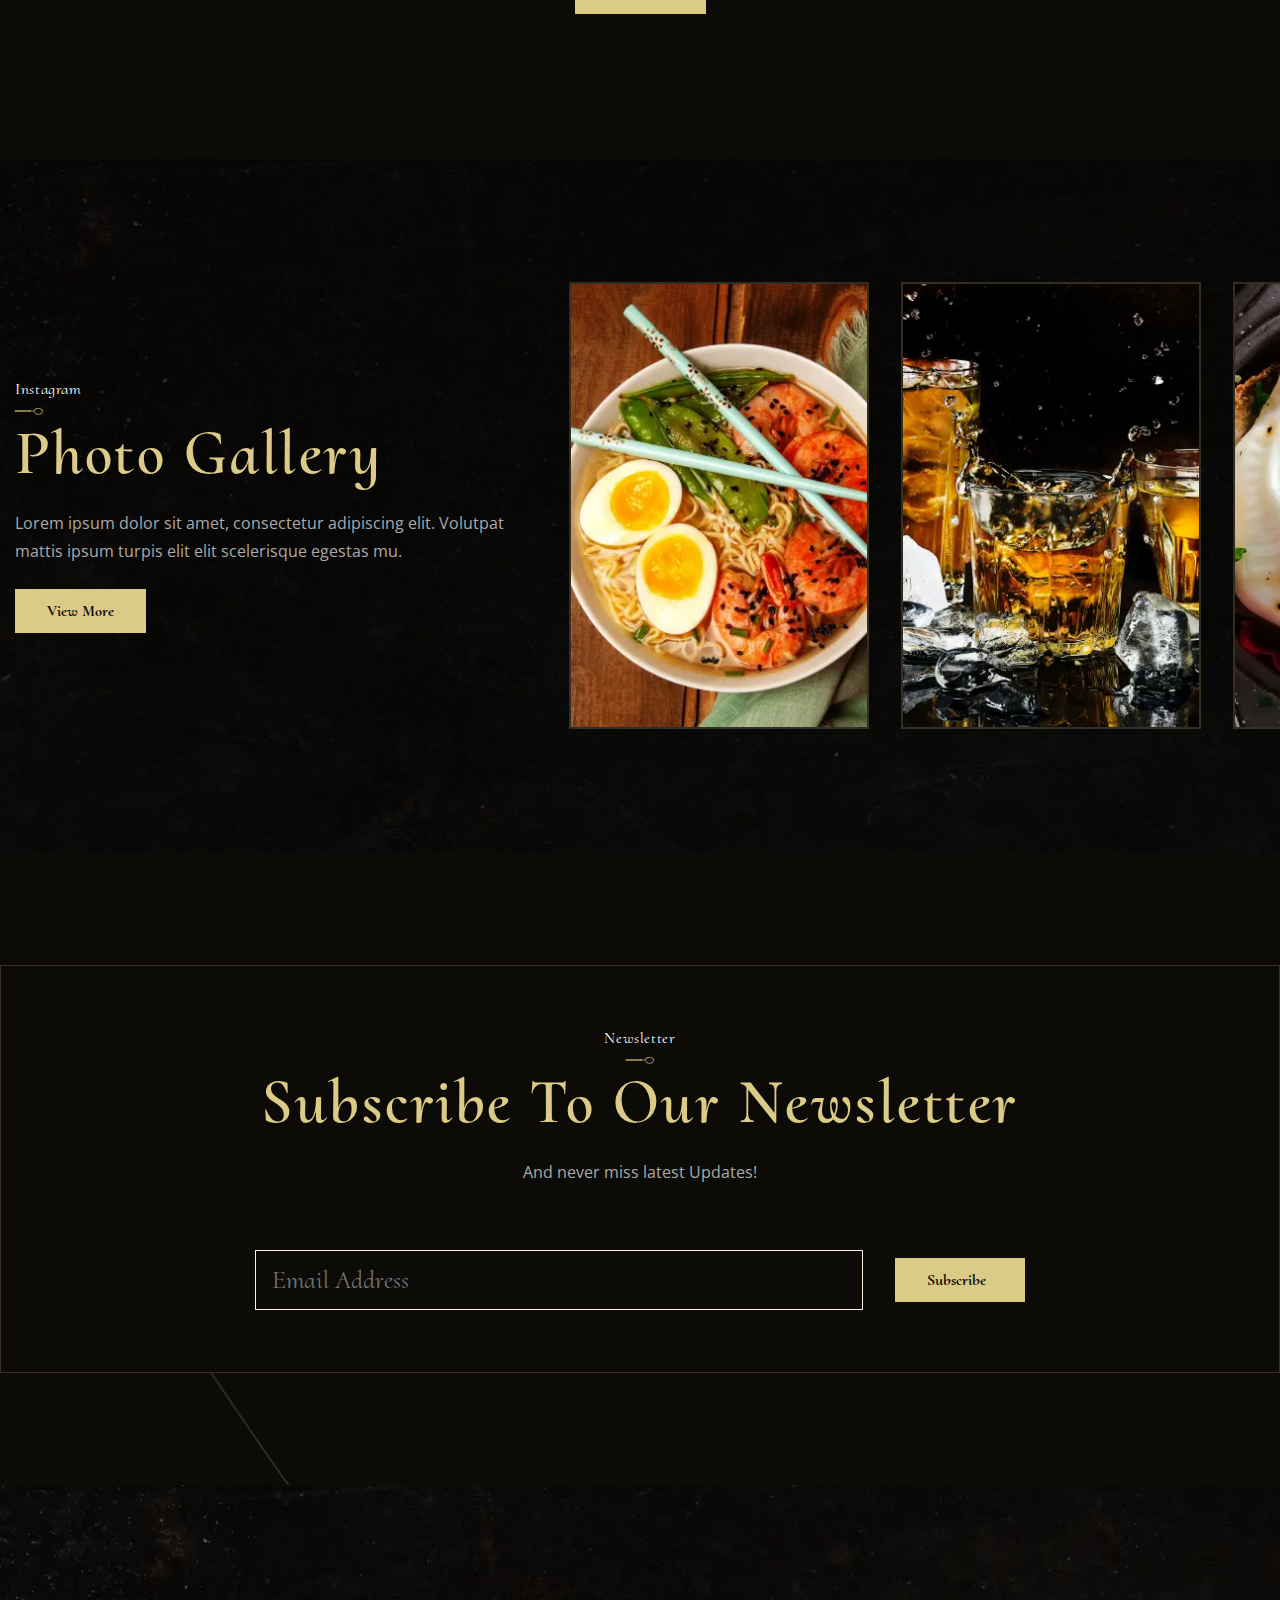
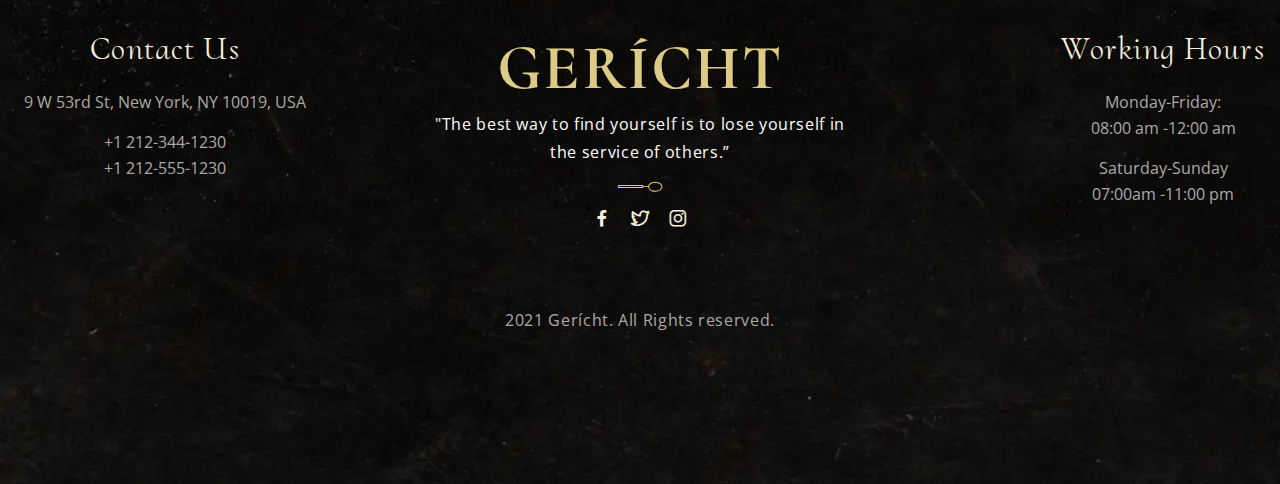
<file: home-restaurant.html>
<!DOCTYPE html>
<html lang="ru">

<head>
	<title>Home: Restaurant</title>
	<meta charset="UTF-8">
	<meta name="format-detection" content="telephone=no">
	<!-- <style>body{opacity: 0;}</style> -->
	<link rel="stylesheet" href="css/style.min.css?_v=20230324203010">
	<link rel="shortcut icon" href="favicon.ico">
	<!-- <meta name="robots" content="noindex, nofollow"> -->
	<meta name="viewport" content="width=device-width, initial-scale=1.0">
</head>

<body>
	<div class="wrapper">
		<header data-scroll-show="121" class="header">
			<div class="header__container header__container_wide">
				<div class="header__column header__column_logo">
					<a href="" class="header__logo">Gerícht</a>
				</div>
				<div class="header__column header__column_wide">
					<div class="header__menu menu">

						<nav class="menu__body">
							<ul class="menu__list">
								<li class="menu__item"><a href="" class="menu__link">Home</a></li>
								<li class="menu__item"><a href="" class="menu__link">Pages</a></li>
								<li class="menu__item"><a href="" class="menu__link">Contact Us</a></li>
								<li class="menu__item"><a href="" class="menu__link">Blog</a></li>
								<li class="menu__item"><a href="" class="menu__link">Landing</a></li>
							</ul>
						</nav>
					</div>
				</div>
				<div data-da=".menu__body,479.98" class="header__column header__column_auth">
					<ul class="header__auth auth-header">
						<li class="auth-header__item">
							<a href="" class="auth-header__link">Log in / Registration</a>
						</li>
						<li class="auth-header__item">
							<a href="" class="auth-header__link">Book Table</a>
						</li>
					</ul>
				</div>
				<button type="button" class="menu__icon icon-menu"><span></span></button>
			</div>
		</header>
		<main class="mainpage">

			<section data-fullscreen class="mainpage__slider main-slider">
				<div class="main-slider__container main-slider__container_wide">
					<div class="main-slider__container body-main-slider">
						<div class="body-main-slider__swiper">
							<div class="body-main-slider__slide slide-main-slider">
								<div class="slide-main-slider__content">
									<div class="slide-main-slider__header block-header block-header_big block-header_left">
										<div class="block-header__sub-title">Chase the new Flavour</div>
										<h2 class="block-header__title">The key to Fine dining</h2>
									</div>
									<div class="slide-main-slider__text">Sit tellus lobortis sed senectus vivamus
										molestie. Condimentum volutpat morbi facilisis quam scelerisque sapien. Et,
										penatibus aliquam amet tellus </div>
									<a href="#" class="slide-main-slider__button button">Explore Menu</a>
								</div>
								<a href="#" class="slide-main-slider__image-ibg">
									<picture><source data-srcset="img/mainpage/mainslider/slide1.webp" srcset="[data-uri]" type="image/webp"><img src="[data-uri]"  class="swiper-lazy" data-src="img/mainpage/mainslider/slide1.jpg" alt="Slide 1"></picture>
								</a>
							</div>
							<div class="body-main-slider__slide slide-main-slider">
								<div class="slide-main-slider__content">
									<div class="slide-main-slider__header block-header block-header_big block-header_left">
										<div class="block-header__sub-title">Chase the new Flavour</div>
										<h2 class="block-header__title">The key to Fine colazione</h2>
									</div>
									<div class="slide-main-slider__text">Lorem ipsum dolor, sit amet consectetur
										adipisicing elit. Suscipit exercitationem, voluptatem, dolores nulla
										necessitatibus deserunt atque ipsum eligendi culpa est eius voluptas aut illo
										quaerat error distinctio neque autem numquam! </div>
									<a href="#" class="slide-main-slider__button button">Explore Menu</a>
								</div>
								<a href="#" class="slide-main-slider__image-ibg">
									<picture><source data-srcset="img/mainpage/mainslider/slide2.webp" srcset="[data-uri]" type="image/webp"><img src="[data-uri]"  class="swiper-lazy" data-src="img/mainpage/mainslider/slide2.jpg" alt="Slide 2"></picture>
								</a>
							</div>
							<div class="body-main-slider__slide slide-main-slider">
								<div class="slide-main-slider__content">
									<div class="slide-main-slider__header block-header block-header_big block-header_left">
										<div class="block-header__sub-title">Chase the new Flavour</div>
										<h2 class="block-header__title">The key to Fine pranzare</h2>
									</div>
									<div class="slide-main-slider__text">Lorem ipsum dolor sit amet consectetur
										adipisicing elit. Obcaecati vero inventore culpa saepe eveniet facere
										repudiandae dolorum facilis assumenda quidem iusto consequuntur, molestiae dicta
										numquam alias. Nisi, vel. Incidunt, sapiente? </div>
									<a href="#" class="slide-main-slider__button button">Explore Menu</a>
								</div>
								<a href="#" class="slide-main-slider__image-ibg">
									<picture><source data-srcset="img/mainpage/mainslider/slide3.webp" srcset="[data-uri]" type="image/webp"><img src="[data-uri]"  class="swiper-lazy" data-src="img/mainpage/mainslider/slide3.jpg" alt="Slide 3"></picture>
								</a>
							</div>
						</div>
						<div class="body-main-slider__controll">Тут буллеты</div>
					</div>

					<nav class="main-slider__menu menu-main-slider">
						<a href="home-restaurant.html" class="menu-main-slider__link">#Gericht</a>
						<a href="home-bar.html" class="menu-main-slider__link">#Bar</a>
					</nav>
					<button data-goto=".about-section" data-da=".body-main-slider, 1445, last" type="button" class="main-slider__scroll scroll">Scroll</button>
				</div>
			</section>

			<div class="mainpage__body">
				<section data-bg class="mainpage__about about-section">
					<div class="about-section__container">
						<div class="about-section__content about-section__content_left">
							<h3 class="about-section__title">About Us</h3>
							<div class="about-section__text">Lorem, ipsum dolor sit amet consectetur adipisicing elit.
								Possimus fuga suscipit inventore minus illum quia est libero numquam tempore. Sunt
								aliquam
								facilis aspernatur molestias laboriosam odit amet ipsa quasi veritatis Lorem ipsum dolor
								sit amet consectetur adipisicing elit. Excepturi, porro consequatur iste consequuntur ea
								enim quia placeat facilis aliquid aperiam illum. Iusto esse ducimus eveniet a pariatur
								nobis non ipsam. Lorem ipsum dolor sit, amet consectetur adipisicing elit. Fugiat, quia
								sequi! Hic architecto voluptatum expedita repellat nobis laboriosam sit et quia nemo
								tenetur quibusdam qui omnis, totam quos eveniet dignissimos.</div>
							<a href="#" class="about-section__button button">Know More</a>
						</div>
						<div class="about-section__knife about-section__content_center">
							<picture><source srcset="img/mainpage/about/knives.webp" type="image/webp"><img src="img/mainpage/about/knives.png" alt="knives"></picture>
						</div>
						<div class="about-section__content about-section__content_right">
							<h3 class="about-section__title">Our History</h3>
							<div class="about-section__text">Lorem ipsum dolor sit amet consectetur adipisicing elit.
								Perspiciatis officia veritatis non deserunt corporis cum aliquam animi fugit blanditiis
								delectus, natus quos minima, vero pariatur. Aliquid possimus ducimus ab officia?</div>
							<a href="#" class="about-section__button button">Know More</a>
						</div>

					</div>
				</section>
				<section class="book">
					<div data-decor class="book__container">
						<div class="book__body">
							<div class="book__header block-header">
								<div class="block-header__sub-title">Reservations</div>
								<h2 class="block-header__title">Book A Table</h2>
							</div>
							<form data-dev data-popup-message="#formMessage" method="POST" action="#" class="book__form form-book">
								<div class="form-book__lines">
									<div class="form-book__line">
										<select name="form[]" class="form">
											<option value="1" selected>1 person</option>
											<option value="2">2 person</option>
											<option value="3">3 person</option>
											<option value="4">4 person</option>
										</select>
									</div>
									<div class="form-book__line">
										<div class="form-book__input _icon-select-arrow">
											<input autocomplete="off" type="text" name="form[]" data-error="Ошибка" data-required placeholder="12/05/2021" data-calendar class="input-dark">
										</div>
									</div>
									<div class="form-book__line">
										<select data-scroll name="form[]" class="form">
											<option value="1" selected>09:00 AM</option>
											<option value="2">10:00 AM</option>
											<option value="3">11:00 AM</option>
											<option value="4">12:00 AM</option>
											<option value="5">01:00 PM</option>
											<option value="6">02:00 PM</option>
											<option value="7">03:00 PM</option>
											<option value="8">04:00 PM</option>
											<option value="8">05:00 PM</option>
										</select>
									</div>
								</div>
								<button type="submit" class="book__button button">Book
									Now</button>
							</form>
						</div>
					</div>
				</section>

				<section class="menu-block">
					<div data-decor class="menu-block__container menu-block__container_wide">
						<nav class="menu-block__menu">
							<ul class="menu-block__list">
								<li class="menu-block__item">
									<a href="#" class="menu-block__link">Bar Menu</a>
								</li>
								<li class="menu-block__item">
									<a href="#" class="menu-block__link">Food Menu</a>
								</li>
								<li class="menu-block__item">
									<a href="#" class="menu-block__link">Desserts Menu</a>
								</li>
							</ul>
						</nav>
					</div>
					<div class="menu-block__bg">
						<picture><source srcset="img/mainpage/menu/bg.webp" type="image/webp"><img src="img/mainpage/menu/bg.jpg" alt=""></picture>
					</div>
				</section>

				<section class="special">
					<div class="special__container">
						<div class="special__header block-header">
							<div class="block-header__sub-title">Menu that fits you palatte</div>
							<h2 class="block-header__title">Today’s Special</h2>
						</div>
						<div class="special__body">
							<div class="special__table table-special">
								<h3 class="table-special__title">Wine & Beer</h3>
								<div class="table-special__body">
									<div class="table-special__item">
										<div class="table-special__header">
											<div class="table-special__value">Chapel Hill Shiraz</div>
											<div class="table-special__price">$56</div>
										</div>
										<div class="table-special__info">AU | Bottle</div>
									</div>
									<div class="table-special__item">
										<div class="table-special__header">
											<div class="table-special__value">Catena Malbec</div>
											<div class="table-special__price">$59</div>
										</div>
										<div class="table-special__info">AR | Bottle</div>
									</div>
									<div class="table-special__item">
										<div class="table-special__header">
											<div class="table-special__value">La Vieille Rosé</div>
											<div class="table-special__price">$44</div>
										</div>
										<div class="table-special__info">FR | 750 ml</div>
									</div>
									<div class="table-special__item">
										<div class="table-special__header">
											<div class="table-special__value">Rhino Pale Ale</div>
											<div class="table-special__price">$31</div>
										</div>
										<div class="table-special__info">CA | 750 ml</div>
									</div>
									<div class="table-special__item">
										<div class="table-special__header">
											<div class="table-special__value">Irish Guinness
											</div>
											<div class="table-special__price">$26</div>
										</div>
										<div class="table-special__info">IE | 750 ml</div>
									</div>
								</div>

							</div>
							<div class="special__image">
								<picture><source srcset="img/mainpage/special/flask.webp" type="image/webp"><img src="img/mainpage/special/flask.png" alt="flask"></picture>
							</div>
							<div class="special__table table-special">
								<h3 class="table-special__title">Cocktails</h3>
								<div class="table-special__body">
									<div class="table-special__item">
										<div class="table-special__header">
											<div class="table-special__value">Aperol Spritz
											</div>
											<div class="table-special__price">$20</div>
										</div>
										<div class="table-special__info">Aperol | Villa Marchesi prosecco | soda | 30ml
										</div>
									</div>
									<div class="table-special__item">
										<div class="table-special__header">
											<div class="table-special__value">Dark 'N' Stormy
											</div>
											<div class="table-special__price">$16</div>
										</div>
										<div class="table-special__info">Dark rum | Ginger beer | Slice of lime. </div>
									</div>
									<div class="table-special__item">
										<div class="table-special__header">
											<div class="table-special__value">Daiquiri
											</div>
											<div class="table-special__price">$10</div>
										</div>
										<div class="table-special__info">Rum | Citrus juice | Sugar</div>
									</div>
									<div class="table-special__item">
										<div class="table-special__header">
											<div class="table-special__value">Old Fashioned
											</div>
											<div class="table-special__price">$31</div>
										</div>
										<div class="table-special__info">Bourbon | Brown sugar | Angostura Bitters</div>
									</div>
									<div class="table-special__item">
										<div class="table-special__header">
											<div class="table-special__value">Negroni
											</div>
											<div class="table-special__price">$26</div>
										</div>
										<div class="table-special__info">Gin | Sweet Vermouth | Campari | Orange garnish
										</div>
									</div>
								</div>
							</div>
						</div>
						<a href="#" class="special__button button">View More</a>
					</div>
				</section>

				<section data-bg class="chef">
					<div class="chef__container">
						<div class="chef__column">
							<div class="chef__image">
								<picture><source srcset="img/mainpage/chef/kevin-luo-big.webp" type="image/webp"><img src="img/mainpage/chef/kevin-luo-big.jpg" alt="chef"></picture>
							</div>
						</div>

						<div class="chef__column">
							<div class="chef__content">
								<div class="chef__header block-header block-header_left">
									<div class="block-header__sub-title">Chef’s Word</div>
									<h2 class="block-header__title">What we believe in</h2>
								</div>
								<div class="chef__text _icon-quotes"> Lorem ipsum dolor sit amet, consectetur adipiscing
									elit
									auctor sit . auctor sit iaculis in arcu. Vulputate nulla lobortis mauris eget sit.
									Nulla
									scelerisque scelerisque congue ac consequat, aliquam molestie lectus eu. Congue
									iaculis
									integer curabitur semper sit nunc.</div>
								<div class="chef__info info-chef">
									<div class="info-chef__title">Kevin Luo</div>
									<div class="info-chef__text">Chef & Founder</div>
								</div>
								<div class="chef__signature">
									<img src="img/mainpage/chef/kevin-luo.svg" alt="">
								</div>
							</div>
						</div>

					</div>
				</section>

				<section class="testimony">
					<div data-decor class="testimony__container">
						<div class="testimony__header block-header">
							<div class="block-header__sub-title">Testimony</div>
							<h2 class="block-header__title">Happy customers</h2>
						</div>
						<div class="testimony__cards">
							<div class="testimony__card card-testimony">
								<div class="card-testimony__image-ibg _icon-quotes">
									<picture><source srcset="img/mainpage/testimony/wade.webp" type="image/webp"><img src="img/mainpage/testimony/wade.jpg" alt="Customers"></picture>
								</div>
								<div class="card-testimony__body">
									<div class="card-testimony__text">Lorem ipsum dolor sit amet, consectetur adipiscing
										sit. auctor sit iaculis in arcu. Vulputate nulla lobortis mauris eget sit. Nulla
										scelerisque scelerisque congue.</div>
									<div class="card-testimony__name">Wade Warren</div>
									<div class="card-testimony__position">Sommelier</div>
								</div>
							</div>
							<div class="testimony__card card-testimony">
								<div class="card-testimony__image-ibg _icon-quotes">
									<picture><source srcset="img/mainpage/testimony/jane.webp" type="image/webp"><img src="img/mainpage/testimony/jane.jpg" alt="Customers"></picture>
								</div>
								<div class="card-testimony__body">
									<div class="card-testimony__text">Lorem ipsum dolor sit amet, consectetur adipiscing
										sit. auctor sit iaculis in arcu. Vulputate nulla lobortis mauris eget sit. Nulla
										scelerisque scelerisque congue.</div>
									<div class="card-testimony__name">Jane Cooper</div>
									<div class="card-testimony__position">Chef</div>
								</div>
							</div>
							<div class="testimony__card card-testimony">
								<div class="card-testimony__image-ibg _icon-quotes">
									<picture><source srcset="img/mainpage/testimony/robert.webp" type="image/webp"><img src="img/mainpage/testimony/robert.jpg" alt="Customers"></picture>
								</div>
								<div class="card-testimony__body">
									<div class="card-testimony__text">Lorem ipsum dolor sit amet, consectetur adipiscing
										sit. auctor sit iaculis in arcu. Vulputate nulla lobortis mauris eget sit. Nulla
										scelerisque scelerisque congue.</div>
									<div class="card-testimony__name">Robert Fox</div>
									<div class="card-testimony__position">Chef</div>
								</div>
							</div>
							<div class="testimony__card card-testimony">
								<div class="card-testimony__image-ibg _icon-quotes">
									<picture><source srcset="img/mainpage/testimony/brooklyn.webp" type="image/webp"><img src="img/mainpage/testimony/brooklyn.jpg" alt="Customers"></picture>
								</div>
								<div class="card-testimony__body">
									<div class="card-testimony__text">Lorem ipsum dolor sit amet, consectetur adipiscing
										sit. auctor sit iaculis in arcu. Vulputate nulla lobortis mauris eget sit. Nulla
										scelerisque scelerisque congue.</div>
									<div class="card-testimony__name">Brooklyn Simmons</div>
									<div class="card-testimony__position">Caterer</div>
								</div>
							</div>
						</div>
					</div>
				</section>

				<div data-watch="video" class="video-module">
					<video data-full="files/trim.mp4" id="video-module" data-src="files/preview.mp4" muted class="video-module__item"></video>
				</div>

				<section data-bg class="awards">
					<div class="awards__container">
						<div class="awards__body">
							<div class="awards__header block-header block-header_left">
								<div class="block-header__sub-title">Awards & recognition</div>
								<h2 class="block-header__title">Our Laurels</h2>
							</div>
							<div class="awards__items">
								<div class="awards__item item-awards">
									<div class="item-awards__ranks">
										<picture><source srcset="img/mainpage/awards/2.webp" type="image/webp"><img src="img/mainpage/awards/2.png" alt="2 ranks"></picture>
									</div>
									<div class="item-awards__body">
										<div class="item-awards__title">Bib Gourmond</div>
										<div class="item-awards__text">Lorem ipsum dolor sit amet, consectetur.</div>
									</div>
								</div>
								<div class="awards__item item-awards">
									<div class="item-awards__ranks">
										<picture><source srcset="img/mainpage/awards/1.webp" type="image/webp"><img src="img/mainpage/awards/1.png" alt="1 ranks"></picture>
									</div>
									<div class="item-awards__body">
										<div class="item-awards__title">Rising Star</div>
										<div class="item-awards__text">Lorem ipsum dolor sit amet, consectetur.</div>
									</div>
								</div>
								<div class="awards__item item-awards">
									<div class="item-awards__ranks">
										<picture><source srcset="img/mainpage/awards/5.webp" type="image/webp"><img src="img/mainpage/awards/5.png" alt="5 ranks"></picture>
									</div>
									<div class="item-awards__body">
										<div class="item-awards__title">AA Hospitality</div>
										<div class="item-awards__text">Lorem ipsum dolor sit amet, consectetur.</div>
									</div>
								</div>
								<div class="awards__item item-awards">
									<div class="item-awards__ranks">
										<picture><source srcset="img/mainpage/awards/3.webp" type="image/webp"><img src="img/mainpage/awards/3.png" alt="3 ranks"></picture>
									</div>
									<div class="item-awards__body">
										<div class="item-awards__title">Outstanding Chef</div>
										<div class="item-awards__text">Lorem ipsum dolor sit amet, consectetur.</div>
									</div>
								</div>
							</div>
						</div>
						<div class="awards__image-ibg">
							<picture><source srcset="img/mainpage/awards/dish.webp" type="image/webp"><img src="img/mainpage/awards/dish.jpg" alt="dish"></picture>
						</div>
					</div>
				</section>

				<section data-decor class="blogs">
					<div class="blogs__container">
						<div class="blogs__header block-header">
							<div class="block-header__sub-title">Blogs</div>
							<h2 class="block-header__title">Gerícht updates</h2>
						</div>
						<div class="blogs__items">
							<div class="blogs__items__item  item-blogs">
								<div class="item-blogs__picture">
									<a href="#" class="item-blogs__image-ibg">
										<picture><source srcset="img/mainpage/blogs/1.webp" type="image/webp"><img src="img/mainpage/blogs/1.jpg" alt="dish"></picture>
									</a>
									<div class="item-blogs__tags">
										<div class="item-blogs__data">16 Apr 2021</div>
										<div class="item-blogs__name">- Annalisa L</div>
									</div>
								</div>
								<h3 class="item-blogs__title"><a href="#">tips for prepping and caring for your
										grill</a href=""></h3>
								<div class="item-blogs__text">Lorem ipsum dolor sit amet, consectetur adipiscing
									elit. Volutpat mattis ipsum turpis elit elit scelerisque egestas mus in.</div>
								<a href="#" class="item-blogs__link">Read More</a>
							</div>
							<div class="blogs__items__item  item-blogs">
								<div class="item-blogs__picture">
									<a href="#" class="item-blogs__image-ibg">
										<picture><source srcset="img/mainpage/blogs/2.webp" type="image/webp"><img src="img/mainpage/blogs/2.jpg" alt="dish"></picture>
									</a>
									<div class="item-blogs__tags">
										<div class="item-blogs__data">23 May 2021</div>
										<div class="item-blogs__name">-John Micheal</div>
									</div>
								</div>
								<h3 class="item-blogs__title"><a href="#">summer cocktails and mocktails</a href="">
								</h3>
								<div class="item-blogs__text">Lorem ipsum dolor sit amet, consectetur adipiscing elit.
									Volutpat mattis ipsum turpis elit elit scelerisque egestas mus in.</div>
								<a href="#" class="item-blogs__link">Read More</a>
							</div>
							<div class="blogs__items__item  item-blogs">
								<div class="item-blogs__picture">
									<a href="#" class="item-blogs__image-ibg">
										<picture><source srcset="img/mainpage/blogs/3.webp" type="image/webp"><img src="img/mainpage/blogs/3.jpg" alt="dish"></picture>
									</a>
									<div class="item-blogs__tags">
										<div class="item-blogs__data">06 Aug 2021</div>
										<div class="item-blogs__name">-Fred W</div>
									</div>
								</div>
								<h3 class="item-blogs__title"><a href="#">easy cooking for college studentsl</a href="">
								</h3>
								<div class="item-blogs__text">Lorem ipsum dolor sit amet, consectetur adipiscing
									elit. Volutpat mattis ipsum turpis elit elit scelerisque egestas mus in.</div>
								<a href="#" class="item-blogs__link">Read More</a>
							</div>
						</div>
						<div class="blogs__button button">View More</div>
					</div>
				</section>

				<section data-bg class="gallery">
					<div class="gallery__container">
						<div class="gallery__content">
							<div class="gallery__header block-header block-header_left">
								<div class="block-header__sub-title">Instagram</div>
								<h2 class="block-header__title">Photo Gallery</h2>
							</div>
							<div class="gallery__text">Lorem ipsum dolor sit amet, consectetur adipiscing elit.
								Volutpat mattis ipsum turpis elit elit scelerisque egestas mu.</div>
							<a href="#" class="gallery__button button">View More</a>
						</div>
						<div class="gallery__body">
							<div class="gallery__slider">
								<div data-gallery class="gallery__swiper">
									<a href="img/mainpage/gallery/gallery1.jpg" class="gallery__slide-ibg">
										<picture><source data-srcset="img/mainpage/gallery/gallery1.webp" srcset="[data-uri]" type="image/webp"><img src="[data-uri]"  class="swiper-lazy" data-src="img/mainpage/gallery/gallery1.jpg" alt="dishes"></picture>
									</a>
									<a href="img/mainpage/gallery/gallery2.jpg" class="gallery__slide-ibg">
										<picture><source data-srcset="img/mainpage/gallery/gallery2.webp" srcset="[data-uri]" type="image/webp"><img src="[data-uri]"  class="swiper-lazy" data-src="img/mainpage/gallery/gallery2.jpg" alt="dishes"></picture>
									</a>
									<a href="img/mainpage/gallery/gallery3.jpg" class="gallery__slide-ibg">
										<picture><source data-srcset="img/mainpage/gallery/gallery3.webp" srcset="[data-uri]" type="image/webp"><img src="[data-uri]"  class="swiper-lazy" data-src="img/mainpage/gallery/gallery3.jpg" alt="dishes"></picture>
									</a>
									<a href="img/mainpage/gallery/gallery4.jpg" class="gallery__slide-ibg">
										<picture><source data-srcset="img/mainpage/gallery/gallery4.webp" srcset="[data-uri]" type="image/webp"><img src="[data-uri]"  class="swiper-lazy" data-src="img/mainpage/gallery/gallery4.jpg" alt="dishes"></picture>
									</a>
									<a href="img/mainpage/gallery/gallery5.jpg" class="gallery__slide-ibg">
										<picture><source data-srcset="img/mainpage/gallery/gallery5.webp" srcset="[data-uri]" type="image/webp"><img src="[data-uri]"  class="swiper-lazy" data-src="img/mainpage/gallery/gallery5.jpg" alt="dishes"></picture>
									</a>
									<a href="img/mainpage/gallery/gallery7.jpg" class="gallery__slide-ibg">
										<picture><source data-srcset="img/mainpage/gallery/gallery7.webp" srcset="[data-uri]" type="image/webp"><img src="[data-uri]"  class="swiper-lazy" data-src="img/mainpage/gallery/gallery7.jpg" alt="dishes"></picture>
									</a>
								</div>
							</div>
						</div>
					</div>
				</section>

				<div class="spacebar"></div>

				<section class="newsletter">
					<div class="newsletter__container">
						<div class="newsletter__header block-header">
							<div class="block-header__sub-title">Newsletter</div>
							<h2 class="block-header__title">Subscribe to Our Newsletter</h2>
						</div>
						<div class="newsletter__text">And never miss latest Updates!</div>
						<form data-dev action="#" method="POST" class="newsletter__form form-newsletter">
							<div class="form-newsletter__input"><input autocomplete="off" type="email" name="form[]" data-error="Ошибка" placeholder="Email Address" class="input-dark"></div>
							<button type="submit" class="form-newsletter__button button">Subscribe</button>
						</form>



					</div>
				</section>

				<div class="spacebar"></div>
			</div>
		</main>
		<footer data-bg class="footer">
			<div class="footer__container">
				<div class="footer__body">
					<div class="footer__contacts contacts-footer">
						<div class="contacts-footer__title">Contact Us</div>
						<div class="contacts-footer__items">
							<div class="contacts-footer__item">9 W 53rd St, New York, NY 10019, USA</div>
							<div class="contacts-footer__item">
								<a href="tel:+12123441230" class="contacts-footer__link">+1 212-344-1230</a>
								<a href="tel:+12125551230" class="contacts-footer__link">+1 212-555-1230</a>
							</div>
						</div>
					</div>
					<div class="footer__main main-footer">
						<div class="main-footer__title">Gerícht</div>
						<div class="main-footer__text _icon-spoon">"The best way to find yourself is to lose yourself in the
							service of
							others.”</div>
						<div class="main-footer__social social-footer">
							<a href="" class="social-footer__link _icon-facebook"></a>
							<a href="" class="social-footer__link _icon-twitter"></a>
							<a href="" class="social-footer__link _icon-instagram"></a>
						</div>


					</div>
					<div class="footer__contacts contacts-footer">
						<div class="contacts-footer__title">Working Hours</div>
						<div class="contacts-footer__items">
							<div class="contacts-footer__item">
								<p>Monday-Friday:</p>
								<p>08:00 am -12:00 am</p>
							</div>
							<div class="contacts-footer__item">
								<p>Saturday-Sunday</p>
								<p>07:00am -11:00 pm</p>
							</div>
						</div>
					</div>
				</div>

				<div class="main-footer__copy">
					2021 Gerícht. All Rights reserved.
				</div>

			</div>
		</footer>
	</div>
	<div id="formMessage" aria-hidden="true" class="popup">
		<div class="popup__wrapper">
			<div class="popup__content">
				<button data-close type="button" class="popup__close">Закрыть</button>
				<div class="popup__text">
					Tutto bene
				</div>
			</div>
		</div>
	</div>
	<script src="js/app.min.js?_v=20230324203010"></script>

</body>

</html>
</file>
<file: css/style.min.css>
@charset "UTF-8";@import url(https://fonts.googleapis.com/css?family=Open+Sans:regular,600,italic&display=swap);@import url(https://fonts.googleapis.com/css?family=Cormorant+Upright:regular,600,700&display=swap);@font-face{font-family:icons;font-display:swap;src:url(../fonts/icons.woff2) format("woff2"),url(../fonts/icons.woff) format("woff");font-weight:400;font-style:normal}.about-section__title::after,.block-header__sub-title::after,.form-book__input::before,.gallery__slide-ibg::before,.select__value:before,[class*=_icon-]:before{font-family:icons;font-style:normal;font-weight:400;font-variant:normal;text-transform:none;line-height:1;-webkit-font-smoothing:antialiased;-moz-osx-font-smoothing:grayscale}[class*=_icon-]:before{display:block}._icon-arrow-down:before,.form-book__input:before,.select__value:before{content:"\e900"}._icon-facebook:before{content:"\e901"}._icon-instagram:before,.gallery__slide-ibg:before{content:"\e902"}._icon-quotes:before{content:"\e903"}._icon-spoon:before{content:"\e904"}._icon-twitter:before{content:"\e905"}*{padding:0;margin:0;border:0}*,:after,:before{-webkit-box-sizing:border-box;box-sizing:border-box}body,html{height:100%;min-width:320px}body{color:#aaa;line-height:1;font-family:"Open Sans";font-size:1rem;-ms-text-size-adjust:100%;-moz-text-size-adjust:100%;-webkit-text-size-adjust:100%;-webkit-font-smoothing:antialiased;-moz-osx-font-smoothing:grayscale}button,input,textarea{font-family:"Open Sans";font-size:inherit}button{cursor:pointer;color:inherit;background-color:inherit}a{-webkit-transition:color .3s ease 0s;-o-transition:color .3s ease 0s;transition:color .3s ease 0s;color:inherit}a:link,a:visited{text-decoration:none}a:hover{text-decoration:none}ul li{list-style:none}img{vertical-align:top}h1,h2,h3,h4,h5,h6{font-weight:inherit;font-size:inherit}body{background-color:#0c0b08}.lock body{overflow:hidden;-ms-touch-action:none;touch-action:none}.wrapper{min-height:100%;display:-webkit-box;display:-ms-flexbox;display:flex;-webkit-box-orient:vertical;-webkit-box-direction:normal;-ms-flex-direction:column;flex-direction:column;overflow:hidden}.wrapper>main{position:relative;z-index:2;-webkit-box-flex:1;-ms-flex:1 1 auto;flex:1 1 auto}.wrapper>*{min-width:0}[class*=__container]{position:relative;z-index:2;max-width:81.25rem;-webkit-box-sizing:content-box;box-sizing:content-box;margin:0 auto;padding:0 .9375rem}[class*=__container_wide]{max-width:105rem}.button{display:-webkit-inline-box;display:-ms-inline-flexbox;display:inline-flex;padding:.5rem 2rem;font-weight:700;line-height:175%;background-color:#dcca87;color:#0c0b08;-webkit-transition:background-color .3s ease 0s;-o-transition:background-color .3s ease 0s;transition:background-color .3s ease 0s}.button._fw{width:100%}input[type=email],input[type=tel],input[type=text],textarea{-webkit-appearance:none;-moz-appearance:none;appearance:none}.input{border-radius:0!important;width:100%;display:block;padding:0 20px;border:1px solid #eee}textarea.input{resize:none;padding:0 0}.input-dark{font-size:1.5625rem;border:#f5efdb 1px solid;width:100%;height:60px;background-color:transparent;padding:0 1rem;color:#aaa}.input-dark._form-error{border:red 1px solid}.select{position:relative}.select__body{position:relative}.select__title{color:inherit;text-align:left;border:#f5efdb 1px solid;cursor:pointer;width:100%;height:60px}.select__value{display:-webkit-box;display:-ms-flexbox;display:flex;-webkit-box-align:center;-ms-flex-align:center;align-items:center;height:30px;padding:0 15px;-webkit-box-pack:justify;-ms-flex-pack:justify;justify-content:space-between;-webkit-box-orient:horizontal;-webkit-box-direction:reverse;-ms-flex-direction:row-reverse;flex-direction:row-reverse;font-size:1.5625rem}.select__value:before{-ms-flex-item-align:stretch;-ms-grid-row-align:stretch;align-self:stretch;-webkit-box-flex:0;-ms-flex:0 0 10px;flex:0 0 10px;font-size:1.125rem;-webkit-transition:all .3s ease 0s;-o-transition:all .3s ease 0s;transition:all .3s ease 0s;display:-webkit-box;display:-ms-flexbox;display:flex;-webkit-box-pack:center;-ms-flex-pack:center;justify-content:center;-webkit-box-align:center;-ms-flex-align:center;align-items:center}._select-open .select__value:before{-webkit-transform:rotate(-180deg);-ms-transform:rotate(-180deg);transform:rotate(-180deg)}.select__text{-webkit-box-flex:1;-ms-flex:1 1 auto;flex:1 1 auto;font-weight:600;line-height:175%;letter-spacing:.04em;text-transform:capitalize;color:#aaa}.select__input{width:100%;background-color:transparent;height:100%}.select__options{position:absolute;top:calc(100% - 1px);border-radius:0 0 4px 4px;min-width:100%;left:0;background-color:#0c0b08;border-left:1px solid #f5efdb;border-right:1px solid #f5efdb;border-bottom:1px solid #f5efdb;padding:0 0 10px 0}.select__scroll{overflow-y:auto;overflow-x:hidden;max-height:200px}.select__scroll .simplebar-scrollbar::before{background-color:#a08c42}.select__option{width:100%;display:block;text-align:left;cursor:pointer;padding:10px 15px;color:inherit;font-size:1.5625rem}.select__option._select-selected{background-color:#eee}.select__row{display:-webkit-inline-box;display:-ms-inline-flexbox;display:inline-flex;-webkit-box-align:center;-ms-flex-align:center;align-items:center}.select._select-open{z-index:5}._select-tag{cursor:pointer}body::after{content:"";background-color:rgba(0,0,0,.5);position:fixed;width:100%;height:100%;top:0;left:0;opacity:0;-webkit-transition:opacity .8s ease 0s;-o-transition:opacity .8s ease 0s;transition:opacity .8s ease 0s;pointer-events:none;z-index:149}body.popup-show::after{opacity:1}.popup{position:fixed;top:0;left:0;bottom:0;right:0;padding:30px 10px;-webkit-transition:visibility .8s ease 0s;-o-transition:visibility .8s ease 0s;transition:visibility .8s ease 0s;visibility:hidden;pointer-events:none}.popup_show{z-index:150;visibility:visible;overflow:auto;pointer-events:auto}.popup_show .popup__content{visibility:visible;-webkit-transform:scale(1);-ms-transform:scale(1);transform:scale(1)}.popup__wrapper{display:-webkit-box;display:-ms-flexbox;display:flex;-webkit-box-orient:vertical;-webkit-box-direction:normal;-ms-flex-direction:column;flex-direction:column;-webkit-box-align:center;-ms-flex-align:center;align-items:center;min-height:100%;-webkit-box-flex:1;-ms-flex:1 1 auto;flex:1 1 auto;width:100%;display:flex;-webkit-box-pack:center;-ms-flex-pack:center;justify-content:center;align-items:center}.popup__content{visibility:hidden;-webkit-transform:scale(0);-ms-transform:scale(0);transform:scale(0);-webkit-transition:-webkit-transform .3s ease 0s;transition:-webkit-transform .3s ease 0s;-o-transition:transform .3s ease 0s;transition:transform .3s ease 0s;transition:transform .3s ease 0s,-webkit-transform .3s ease 0s;background-color:#eee;padding:20px;width:100%;max-width:900px;border-radius:20px}.lock .popup__content{visibility:visible}.qs-datepicker-container{margin:5px;font-size:1rem;font-family:sans-serif;color:#000;position:absolute;width:15.625em;display:-webkit-box;display:-ms-flexbox;display:flex;-webkit-box-orient:vertical;-webkit-box-direction:normal;-ms-flex-direction:column;flex-direction:column;z-index:9001;-webkit-user-select:none;-moz-user-select:none;-ms-user-select:none;user-select:none;overflow:hidden;background:#000;-webkit-box-shadow:0 1.25em 1.25em -.9375em rgba(0,0,0,.3);box-shadow:0 1.25em 1.25em -.9375em rgba(0,0,0,.3);border-right:1px solid #fff;border-left:1px solid #f1ad70;padding:5px}.qs-datepicker-container:after,.qs-datepicker-container:before{content:"";width:100%;height:2px;left:0;z-index:2;position:absolute;background-image:-webkit-gradient(linear,left top,right top,from(#f1ad70),to(#fffdf2));background-image:-o-linear-gradient(left,#f1ad70 0,#fffdf2 100%);background-image:linear-gradient(to right,#f1ad70 0,#fffdf2 100%)}.qs-datepicker-container:before{top:0}.qs-datepicker-container:after{bottom:0}.qs-datepicker-container *{-webkit-box-sizing:border-box;box-sizing:border-box}.qs-datepicker-container.qs-centered{position:fixed;top:50%;left:50%;-webkit-transform:translate(-50%,-50%);-ms-transform:translate(-50%,-50%);transform:translate(-50%,-50%)}.qs-datepicker-container.qs-hidden{display:none}.qs-datepicker .qs-overlay{position:absolute;top:0;left:0;background:rgba(0,0,0,.75);color:#fff;width:100%;height:100%;padding:.5em;z-index:1;opacity:1;-webkit-transition:opacity .3s;-o-transition:opacity .3s;transition:opacity .3s;display:-webkit-box;display:-ms-flexbox;display:flex;-webkit-box-orient:vertical;-webkit-box-direction:normal;-ms-flex-direction:column;flex-direction:column}.qs-datepicker .qs-overlay.qs-hidden{opacity:0;z-index:-1}.qs-datepicker .qs-overlay .qs-overlay-year{background:rgba(0,0,0,0);border:none;border-bottom:1px solid #fff;border-radius:0;color:#fff;font-size:.875em;padding:.25em 0;width:80%;text-align:center;margin:0 auto;display:block}.qs-datepicker .qs-overlay .qs-overlay-year::-webkit-inner-spin-button{-webkit-appearance:none}.qs-datepicker .qs-overlay .qs-close{padding:.5em;cursor:pointer;position:absolute;top:0;right:0}.qs-datepicker .qs-overlay .qs-submit{border:1px solid #fff;border-radius:.26392em;padding:.5em;margin:0 auto auto;cursor:pointer;background:hsla(0deg,0%,50.2%,.4)}.qs-datepicker .qs-overlay .qs-submit.qs-disabled{color:grey;border-color:grey;cursor:not-allowed}.qs-datepicker .qs-overlay .qs-overlay-month-container{display:-webkit-box;display:-ms-flexbox;display:flex;-ms-flex-wrap:wrap;flex-wrap:wrap;-webkit-box-flex:1;-ms-flex-positive:1;flex-grow:1}.qs-datepicker .qs-overlay .qs-overlay-month{display:-webkit-box;display:-ms-flexbox;display:flex;-webkit-box-pack:center;-ms-flex-pack:center;justify-content:center;-webkit-box-align:center;-ms-flex-align:center;align-items:center;width:33.33333%;cursor:pointer;opacity:.5;-webkit-transition:opacity .15s;-o-transition:opacity .15s;transition:opacity .15s}.qs-datepicker .qs-overlay .qs-overlay-month.active,.qs-datepicker .qs-overlay .qs-overlay-month:hover{opacity:1}.qs-datepicker .qs-controls{width:100%;display:-webkit-box;display:-ms-flexbox;display:flex;-webkit-box-pack:justify;-ms-flex-pack:justify;justify-content:space-between;-webkit-box-align:center;-ms-flex-align:center;align-items:center;-webkit-box-flex:1;-ms-flex-positive:1;flex-grow:1;-ms-flex-negative:0;flex-shrink:0;background:#000;color:#fff;-webkit-filter:blur(0);filter:blur(0);-webkit-transition:-webkit-filter .3s;transition:-webkit-filter .3s;-o-transition:filter .3s;transition:filter .3s;transition:filter .3s,-webkit-filter .3s}.qs-datepicker .qs-controls.qs-blur{-webkit-filter:blur(5px);filter:blur(5px)}.qs-datepicker .qs-arrow{height:1.5625em;width:1.5625em;position:relative;cursor:pointer;border-radius:.26392em;-webkit-transition:background .15s;-o-transition:background .15s;transition:background .15s}.qs-datepicker .qs-arrow:hover{background:rgba(0,0,0,.1)}.qs-datepicker .qs-arrow:hover.qs-left:after{border-right-color:#000}.qs-datepicker .qs-arrow:hover.qs-right:after{border-left-color:#000}.qs-datepicker .qs-arrow:after{content:"";border:.39062em solid transparent;position:absolute;top:50%;-webkit-transition:border .2s;-o-transition:border .2s;transition:border .2s}.qs-datepicker .qs-arrow.qs-left:after{border-right-color:grey;right:50%;-webkit-transform:translate(25%,-50%);-ms-transform:translate(25%,-50%);transform:translate(25%,-50%)}.qs-datepicker .qs-arrow.qs-right:after{border-left-color:grey;left:50%;-webkit-transform:translate(-25%,-50%);-ms-transform:translate(-25%,-50%);transform:translate(-25%,-50%)}.qs-datepicker .qs-month-year{font-weight:700;-webkit-transition:border .2s;-o-transition:border .2s;transition:border .2s;border-bottom:1px solid transparent;cursor:pointer}.qs-datepicker .qs-month-year:hover{border-bottom:1px solid grey}.qs-datepicker .qs-month-year:active:focus,.qs-datepicker .qs-month-year:focus{outline:0}.qs-datepicker .qs-month{padding-right:.5ex}.qs-datepicker .qs-year{padding-left:.5ex}.qs-datepicker .qs-squares{display:-webkit-box;display:-ms-flexbox;display:flex;color:#fff;-ms-flex-wrap:wrap;flex-wrap:wrap;padding:.3125em;-webkit-filter:blur(0);filter:blur(0);-webkit-transition:-webkit-filter .3s;transition:-webkit-filter .3s;-o-transition:filter .3s;transition:filter .3s;transition:filter .3s,-webkit-filter .3s}.qs-datepicker .qs-squares.qs-blur{-webkit-filter:blur(5px);filter:blur(5px)}.qs-datepicker .qs-square{width:14.28571%;height:1.5625em;display:-webkit-box;display:-ms-flexbox;display:flex;-webkit-box-align:center;-ms-flex-align:center;align-items:center;-webkit-box-pack:center;-ms-flex-pack:center;justify-content:center;cursor:pointer;-webkit-transition:background .1s;-o-transition:background .1s;transition:background .1s;border-radius:.26392em}.qs-datepicker .qs-square.qs-current{font-weight:700}.qs-datepicker .qs-square.qs-current span{text-decoration:underline}.qs-datepicker .qs-square.qs-active{background:#fff;color:#000}.qs-datepicker .qs-square.qs-range-date-start:not(.qs-range-date-6){border-top-right-radius:0;border-bottom-right-radius:0}.qs-datepicker .qs-square.qs-range-date-middle{background:#d4ebf2}.qs-datepicker .qs-square.qs-range-date-middle:not(.qs-range-date-0):not(.qs-range-date-6){border-radius:0}.qs-datepicker .qs-square.qs-range-date-middle.qs-range-date-0{border-top-right-radius:0;border-bottom-right-radius:0}.qs-datepicker .qs-square.qs-range-date-end:not(.qs-range-date-0),.qs-datepicker .qs-square.qs-range-date-middle.qs-range-date-6{border-top-left-radius:0;border-bottom-left-radius:0}.qs-datepicker .qs-square.qs-disabled span{opacity:.2}.qs-datepicker .qs-square.qs-empty{cursor:default}.qs-datepicker .qs-square.qs-disabled{cursor:not-allowed}.qs-datepicker .qs-square.qs-day{cursor:default;font-weight:700;color:grey}.qs-datepicker .qs-square:not(.qs-empty):not(.qs-disabled):not(.qs-day):not(.qs-active):hover{background:orange}.qs-datepicker .qs-event{position:relative}.qs-datepicker .qs-event:after{content:"";position:absolute;width:.46875em;height:.46875em;border-radius:50%;background:#07f;bottom:0;right:0}.qs-datepicker .qs-event.qs-disabled:after,.qs-datepicker .qs-event.qs-empty:after{background:#cce4ff}[data-fullscreen]{min-height:100vh}.touch [data-fullscreen]{min-height:calc(var(--vh,1vh) * 100)}[class*=-ibg]{position:relative}[class*=-ibg] img{position:absolute;width:100%;height:100%;top:0;left:0;-o-object-fit:cover;object-fit:cover}[class*=-ibg_contain] img{-o-object-fit:contain;object-fit:contain}.video-module__item{-webkit-transition:all .3s ease 0s;-o-transition:all .3s ease 0s;transition:all .3s ease 0s;-webkit-filter:grayscale(1);filter:grayscale(1)}.about-section::after,.about-section__title,.awards__image-ibg::after,.block-header,.button,.card-testimony__name,.contacts-footer__title,.header__logo,.info-chef__title,.input-dark,.item-awards__title,.item-blogs__link,.item-blogs__title,.main-footer__title,.menu-block__link,.scroll,.select__option,.select__value,.table-special__price,.table-special__title,.table-special__value{font-family:"Cormorant Upright"}[data-bg]{overflow:hidden;position:relative}[data-decor]::before{content:"";background:url(../img/main-decor.svg) 0 0/100% no-repeat;width:9.0625rem;height:9.0625rem;-webkit-animation:rotate 30s infinite linear;animation:rotate 30s infinite linear}@-webkit-keyframes rotate{0%{-webkit-transform:rotate(0);transform:rotate(0)}100%{-webkit-transform:rotate(360deg);transform:rotate(360deg)}}@keyframes rotate{0%{-webkit-transform:rotate(0);transform:rotate(0)}100%{-webkit-transform:rotate(360deg);transform:rotate(360deg)}}.no-webp .bg-item{background:url(../img/main-bg.jpg) center/cover no-repeat}.bg-item{content:"";position:absolute;z-index:0;top:-40%;left:0;width:100%;height:160%}.block-header{display:-ms-grid;display:grid;gap:8px;justify-items:center;text-transform:capitalize}.block-header__sub-title{color:#fff;line-height:130%;letter-spacing:.04em;display:-ms-grid;display:grid;gap:8px;justify-items:center}.block-header__sub-title::after{content:"\e904";color:#dcca87;font-size:.3913043478em}.block-header__title{font-weight:600;letter-spacing:.04em;color:#dcca87}.block-header_left{justify-items:stretch}.block-header_left .block-header__sub-title{justify-items:stretch}.scroll{color:#dcca87;text-transform:uppercase;font-weight:700;line-height:175%;letter-spacing:.04em;display:-ms-grid;display:grid;justify-items:center;gap:24px}.scroll::before{content:"";background:#dcca87;background:-webkit-gradient(linear,left bottom,left top,from(rgba(220,202,135,.2441351541)),color-stop(60%,#dcca87));background:-o-linear-gradient(bottom,rgba(220,202,135,.2441351541) 0,#dcca87 60%);background:linear-gradient(0deg,rgba(220,202,135,.2441351541) 0,#dcca87 60%);width:1px;height:60px}[class*=__text]{line-height:175%}.header{position:absolute;width:100%;top:0;left:0;z-index:50;color:#fff;padding:10px 0}.header._header-scroll{position:fixed;top:-200%;-webkit-transition:-webkit-transform .3s ease 0s;transition:-webkit-transform .3s ease 0s;-o-transition:transform .3s ease 0s;transition:transform .3s ease 0s;transition:transform .3s ease 0s,-webkit-transform .3s ease 0s;background:#0c0b08;background:-webkit-gradient(linear,left bottom,left top,from(rgba(12,11,8,.8351715686)),color-stop(60%,#0c0b08));background:-o-linear-gradient(bottom,rgba(12,11,8,.8351715686) 0,#0c0b08 60%);background:linear-gradient(0deg,rgba(12,11,8,.8351715686) 0,#0c0b08 60%);padding:0}.header._header-show{top:0}.header__container{-webkit-box-align:center;-ms-flex-align:center;align-items:center;position:relative;display:-webkit-box;display:-ms-flexbox;display:flex;gap:10px}.header__column{-webkit-box-flex:0;-ms-flex-positive:0;flex-grow:0;-ms-flex-negative:0;flex-shrink:0}.header__column_wide{-webkit-box-flex:1;-ms-flex:1 1 auto;flex:1 1 auto}.header__column_auth{-ms-flex-item-align:stretch;-ms-grid-row-align:stretch;align-self:stretch}.header__logo{position:relative;z-index:7;font-weight:700;text-transform:uppercase;line-height:130%;letter-spacing:.04em}.header__auth{-ms-flex-item-align:stretch;-ms-grid-row-align:stretch;align-self:stretch}.menu{position:relative;z-index:5}.menu__list{display:-webkit-box;display:-ms-flexbox;display:flex;-webkit-box-align:center;-ms-flex-align:center;align-items:center;-ms-flex-wrap:wrap;flex-wrap:wrap;-webkit-box-pack:center;-ms-flex-pack:center;justify-content:center;row-gap:5px}.menu__link{text-align:center;line-height:175%;letter-spacing:.04em}.auth-header{display:-webkit-box;display:-ms-flexbox;display:flex;-ms-flex-item-align:stretch;-ms-grid-row-align:stretch;align-self:stretch;row-gap:10px;-webkit-box-pack:center;-ms-flex-pack:center;justify-content:center;height:100%}.auth-header__item{display:-webkit-box;display:-ms-flexbox;display:flex;-webkit-box-align:center;-ms-flex-align:center;align-items:center;position:relative;z-index:7}.auth-header__link{text-align:center;line-height:140%}.icon-menu{display:none}.footer{position:relative;z-index:2}.footer__body{display:-ms-grid;display:grid;row-gap:1.875rem;text-align:center}.contacts-footer{display:-webkit-box;display:-ms-flexbox;display:flex;-webkit-box-orient:vertical;-webkit-box-direction:normal;-ms-flex-direction:column;flex-direction:column;gap:1.5rem}.contacts-footer__title{color:#f5efdb;font-size:2rem;line-height:130%;letter-spacing:.04em;text-transform:capitalize}.contacts-footer__items{display:-ms-grid;display:grid;gap:1.5rem}.contacts-footer__item{display:-ms-grid;display:grid;gap:.625rem;-webkit-box-pack:center;-ms-flex-pack:center;justify-content:center}.main-footer{display:-webkit-box;display:-ms-flexbox;display:flex;-webkit-box-orient:vertical;-webkit-box-direction:normal;-ms-flex-direction:column;flex-direction:column}.main-footer__title{text-transform:uppercase;color:#dcca87;font-weight:700;line-height:130%;letter-spacing:.04em}.main-footer__text{display:-webkit-box;display:-ms-flexbox;display:flex;-webkit-box-orient:vertical;-webkit-box-direction:reverse;-ms-flex-direction:column-reverse;flex-direction:column-reverse;letter-spacing:.04em;color:#fff;margin-bottom:1rem;-ms-flex-item-align:center;-ms-grid-row-align:center;align-self:center}.main-footer__text::before{margin-top:1rem;font-size:.625rem;color:#dcca87}.main-footer__copy{line-height:175%;text-align:center;letter-spacing:.04em;padding:1rem 0}.social-footer{display:-webkit-box;display:-ms-flexbox;display:flex;-webkit-box-pack:center;-ms-flex-pack:center;justify-content:center;-webkit-box-align:center;-ms-flex-align:center;align-items:center;gap:1.125rem}.social-footer__link{font-size:1.25rem;color:#f5efdb}.mainpage__body{position:relative}.mainpage__body::before{content:"";top:-50px;height:10983px;position:absolute;right:0;width:1920px;-webkit-transform:translate(0,0);-ms-transform:translate(0,0);transform:translate(0,0);background:url(../img/wave.svg) 0 0/100% no-repeat}.main-slider{display:-webkit-box;display:-ms-flexbox;display:flex}.main-slider__container{position:relative}.main-slider__container:not(.main-slider__container_wide){padding:0}.main-slider__container_wide{-webkit-box-flex:1;-ms-flex:1 1 auto;flex:1 1 auto;position:relative;min-width:0}.body-main-slider{height:100%}.body-main-slider.swiper{-webkit-box-flex:1;-ms-flex:1 1 auto;flex:1 1 auto;overflow:visible}.body-main-slider__swiper{-webkit-box-flex:1;-ms-flex:1 1 auto;flex:1 1 auto;-webkit-box-align:center;-ms-flex-align:center;align-items:center}.body-main-slider__controll{display:-webkit-box;display:-ms-flexbox;display:flex;gap:8px;-webkit-box-pack:center;-ms-flex-pack:center;justify-content:center;-webkit-box-align:center;-ms-flex-align:center;align-items:center;text-transform:capitalize}.body-main-slider__controll .swiper-pagination-bullet{font-weight:600;font-size:1rem;line-height:175%;color:#fff;letter-spacing:.04em;-webkit-transition:gap .8s ease 0s;-o-transition:gap .8s ease 0s;transition:gap .8s ease 0s;display:-webkit-box;display:-ms-flexbox;display:flex;gap:10px;-webkit-box-align:center;-ms-flex-align:center;align-items:center}.body-main-slider__controll .swiper-pagination-bullet::after{content:"";width:0;-webkit-transition:all .8s ease 0s;-o-transition:all .8s ease 0s;transition:all .8s ease 0s;background-color:#dcca87;-webkit-box-flex:0;-ms-flex:0 0 0px;flex:0 0 0px;height:1px;top:50%}.body-main-slider__controll .swiper-pagination-bullet-active{gap:8px}.body-main-slider__controll .swiper-pagination-bullet-active::after{content:"";-webkit-box-flex:0;-ms-flex:0 0 16px;flex:0 0 16px;width:16px}.slide-main-slider{display:-ms-grid;display:grid;padding-top:25px;opacity:0!important;pointer-events:none;gap:50px}.slide-main-slider.swiper-slide-active{opacity:1!important;pointer-events:auto}.slide-main-slider__content{-ms-grid-row-align:center;align-self:center;display:-ms-grid;display:grid;justify-items:start}.slide-main-slider__image-ibg{position:relative;-ms-flex-item-align:center;-ms-grid-row-align:center;align-self:center;padding-bottom:94.9025487256%}.slide-main-slider__image-ibg::after,.slide-main-slider__image-ibg::before{content:"";position:absolute;background-color:#dcca87;width:70.2746365105%;height:63.226744186%;-webkit-transition:-webkit-transform .3s ease 0s;transition:-webkit-transform .3s ease 0s;-o-transition:transform .3s ease 0s;transition:transform .3s ease 0s;transition:transform .3s ease 0s,-webkit-transform .3s ease 0s}.slide-main-slider__image-ibg::before{top:0;right:0;-webkit-transform:translate(24px,-24px);-ms-transform:translate(24px,-24px);transform:translate(24px,-24px)}.slide-main-slider__image-ibg::after{bottom:0;left:0;-webkit-transform:translate(-24px,24px);-ms-transform:translate(-24px,24px);transform:translate(-24px,24px)}.slide-main-slider__image-ibg img{z-index:2;-webkit-transition:-webkit-transform .3s ease 0s;transition:-webkit-transform .3s ease 0s;-o-transition:transform .3s ease 0s;transition:transform .3s ease 0s;transition:transform .3s ease 0s,-webkit-transform .3s ease 0s}.menu-main-slider{display:-webkit-box;display:-ms-flexbox;display:flex;gap:2.5rem;position:absolute;top:10px;left:.9375rem;z-index:6}.menu-main-slider__link{font-size:1.125rem;line-height:175%;letter-spacing:.04em;color:#fff}.about-section{position:relative;z-index:5}.about-section::after{content:"G";font-weight:700;color:#272727;position:absolute;top:50%;left:50%;-webkit-transform:translate(-50%,-50%);-ms-transform:translate(-50%,-50%);transform:translate(-50%,-50%);z-index:1}.about-section__container{display:-ms-grid;display:grid;-ms-grid-columns:(1fr)[5];grid-template-columns:repeat(5,1fr);position:relative;z-index:2}.about-section__content{display:-webkit-box;display:-ms-flexbox;display:flex;-webkit-box-orient:vertical;-webkit-box-direction:normal;-ms-flex-direction:column;flex-direction:column;-webkit-box-pack:center;-ms-flex-pack:center;justify-content:center;gap:32px;max-width:520px;height:100%}.about-section__title{font-weight:600;letter-spacing:.04em;color:#dcca87;display:-ms-grid;display:grid;gap:8px}.about-section__title::after{content:"\e904";color:#dcca87;font-size:.140625em}.about-section__knife{-ms-grid-row-span:2;grid-row:span 2;-webkit-box-flex:0;-ms-flex:0 0 19.1729323308%;flex:0 0 19.1729323308%;text-align:center;padding:0 .9375rem}.about-section__knife img{max-width:100%}.about-section__content_left{-ms-grid-column-span:2;grid-column:span 2;-ms-grid-row-span:2;grid-row:span 2}.about-section__content_left .about-section__button{-ms-flex-item-align:end;align-self:flex-end}.about-section__content_center{-ms-grid-row-span:2;grid-row:span 2}.about-section__content_right{-ms-grid-column-span:2;grid-column:span 2;-ms-grid-row-span:2;grid-row:span 2}.about-section__content_right .about-section__button{-ms-flex-item-align:start;align-self:flex-start}.book{position:relative}.book__container[data-decor]::before{position:absolute;top:-8.75rem;right:-9.375rem}.book__body{padding:0 2rem;background:#0c0c0c;border:1px solid rgba(220,202,135,.2);-webkit-box-shadow:22px 30px 95px 1px rgba(0,0,0,.7);box-shadow:22px 30px 95px 1px rgba(0,0,0,.7)}.book__form{text-align:center}.form-book__lines{display:-ms-grid;display:grid;row-gap:20px}.form-book__input{position:relative}.form-book__input::before{position:absolute;right:1rem;top:1.375rem;font-size:1.125rem;-webkit-transition:all .3s ease 0s;-o-transition:all .3s ease 0s;transition:all .3s ease 0s}.form-book__input._form-focus::before{-webkit-transform:rotate(-180deg);-ms-transform:rotate(-180deg);transform:rotate(-180deg)}.form-book__input .form__error{color:red;font-size:.9375rem;margin:10px 0 0 0}.menu-block{overflow:hidden;position:relative}.menu-block__bg{position:absolute;width:100%;height:100%;top:0;left:0;display:-webkit-box;display:-ms-flexbox;display:flex;-webkit-box-pack:center;-ms-flex-pack:center;justify-content:center;-webkit-box-align:center;-ms-flex-align:center;align-items:center}.menu-block__container[data-decor]::before{position:absolute;top:.625rem;left:0;z-index:50}.menu-block__list{display:-ms-grid;display:grid}.menu-block__link{font-weight:600;line-height:130%;letter-spacing:.03em;text-transform:capitalize;color:#fff}.special__container{display:-ms-grid;display:grid}.special__body{display:-ms-grid;display:grid;gap:32px}.special__button{-ms-grid-column-align:center;justify-self:center}.special__image img{max-width:100%}.table-special__title{text-align:center;color:#fff;font-weight:600;line-height:130%;letter-spacing:.04em;text-transform:capitalize}.table-special__title:not(:last-child){margin-bottom:1.3714285714em}.table-special__body{display:-ms-grid;display:grid}.table-special__item{display:-ms-grid;display:grid;gap:10px}.table-special__header{display:-ms-grid;display:grid;-ms-grid-columns:1fr 70px;grid-template-columns:1fr 70px;position:relative;-webkit-box-pack:justify;-ms-flex-pack:justify;justify-content:space-between}.table-special__header>*{z-index:2;position:relative}.table-special__value{padding:0 .625rem 0 0;color:#a08c42;font-weight:600}.table-special__price{-ms-flex-item-align:center;-ms-grid-row-align:center;align-self:center;text-align:right;color:#fff;padding:0 0 0 .625rem}.table-special__info{line-height:170%}.chef__container{display:-ms-grid;display:grid;row-gap:30px}.chef__column:first-child{text-align:center}.chef__column:last-child{-ms-flex-item-align:center;-ms-grid-row-align:center;align-self:center}.chef__image{display:inline-block;position:relative}.chef__image::after,.chef__image::before{content:"";position:absolute;background-color:#dcca87;width:70.2746365105%;height:63.226744186%;-webkit-transition:-webkit-transform .3s ease 0s;transition:-webkit-transform .3s ease 0s;-o-transition:transform .3s ease 0s;transition:transform .3s ease 0s;transition:transform .3s ease 0s,-webkit-transform .3s ease 0s}.chef__image::before{top:0;right:0;-webkit-transform:translate(24px,-24px);-ms-transform:translate(24px,-24px);transform:translate(24px,-24px)}.chef__image::after{bottom:0;left:0;-webkit-transform:translate(-24px,24px);-ms-transform:translate(-24px,24px);transform:translate(-24px,24px)}.chef__image img{max-width:100%;position:relative;z-index:2}.chef__content{display:-ms-grid;display:grid}.chef__text{font-style:italic}.chef__text::before{content:"\e903";display:inline-block;color:#fff;font-size:2.5rem;margin:0 .625rem 0 0}.info-chef__title{color:#a08c42;line-height:130%}.testimony__container{position:relative;display:-ms-grid;display:grid;gap:4rem}.testimony__container[data-decor]::before{position:absolute;top:-11.5625rem;right:0;z-index:50}.testimony__cards{display:-ms-grid;display:grid;row-gap:4rem;-webkit-column-gap:2rem;-moz-column-gap:2rem;column-gap:2rem}.card-testimony{display:-ms-grid;display:grid;-ms-grid-columns:11.875rem 1fr;grid-template-columns:11.875rem 1fr;gap:2rem}.card-testimony__image-ibg{position:relative;padding-bottom:100%}.card-testimony__image-ibg::before{content:"\e903";position:absolute;bottom:-20px;right:-20px;font-size:2.5rem;color:#fff;z-index:5}.card-testimony__body{display:-ms-grid;display:grid;grid-auto-flow:row;-ms-grid-rows:1fr auto auto;grid-template-rows:1fr auto auto;gap:1rem}.card-testimony__text{font-style:italic;line-height:175%;letter-spacing:.04em;text-align:justify}.card-testimony__name{font-size:2rem;line-height:130%;letter-spacing:.04em;text-transform:capitalize;color:#dcca87}.card-testimony__position{color:#f5efdb;line-height:175%;letter-spacing:.04em}.video-module{position:relative;padding-bottom:56.25%;cursor:pointer}.video-module::after,.video-module::before{content:"";position:absolute;top:50%;left:50%;-webkit-transform:translate(-55%,-50%);-ms-transform:translate(-55%,-50%);transform:translate(-55%,-50%);z-index:2}.video-module::after{width:0;height:0;border-style:solid;border-width:16px 0 16px 32px;border-color:transparent transparent transparent #fff}.video-module::before{border:1px solid #dcca87;border-radius:50%}.video-module._active::after,.video-module._active::before{display:none}.video-module._active .video-module__item{-webkit-filter:grayscale(0);filter:grayscale(0)}.video-module__item{-o-object-fit:cover;object-fit:cover;position:absolute;width:100%;height:100%;top:0;left:0}.awards__container{row-gap:2rem}.awards__body{display:-webkit-box;display:-ms-flexbox;display:flex;-webkit-box-orient:vertical;-webkit-box-direction:normal;-ms-flex-direction:column;flex-direction:column;-webkit-box-pack:center;-ms-flex-pack:center;justify-content:center;gap:4rem}.awards__items{display:-ms-grid;display:grid;justify-items:center}.awards__image-ibg{position:relative;position:relative;padding-bottom:153.3333333333%}.awards__image-ibg::after{content:"G";font-weight:700;color:#fafafa;position:absolute;bottom:0;left:0;-webkit-transform:translate(-25%,17%);-ms-transform:translate(-25%,17%);transform:translate(-25%,17%);z-index:1;opacity:.8}.item-awards{display:-ms-grid;display:grid;-ms-grid-columns:5rem 1fr;grid-template-columns:5rem 1fr;-webkit-column-gap:2rem;-moz-column-gap:2rem;column-gap:2rem}.item-awards__body{row-gap:1.25rem}.item-awards__title{font-weight:700;font-size:23px;line-height:130%;letter-spacing:.04em;text-transform:capitalize;color:#dcca87}.item-awards__text{letter-spacing:.04em}.blogs{position:relative}.blogs[data-decor]::before{position:absolute;bottom:9.375rem;right:.625rem;z-index:50}.blogs__container{display:-ms-grid;display:grid;row-gap:4rem}.blogs__items{display:-ms-grid;display:grid}.blogs__button{-ms-grid-column-align:center;justify-self:center}.item-blogs{display:-ms-grid;display:grid;row-gap:2rem;grid-auto-flow:row;-ms-grid-rows:auto auto 1fr minmax(40px,auto);grid-template-rows:auto auto 1fr minmax(40px,auto)}.item-blogs__picture{display:-ms-grid;display:grid}.item-blogs__image-ibg{position:relative;padding:0 0 90% 0;margin:0 0 20px 0;-webkit-transition:all 1s ease 0s;-o-transition:all 1s ease 0s;transition:all 1s ease 0s}.item-blogs__tags{display:-webkit-box;display:-ms-flexbox;display:flex;-webkit-box-pack:justify;-ms-flex-pack:justify;justify-content:space-between;padding-top:1.5rem;color:#fafafa;line-height:175%;letter-spacing:.04em}.item-blogs__title{line-height:130%;letter-spacing:.04em;text-transform:capitalize;color:#dcca87;-webkit-transition:all 1s ease 0s;-o-transition:all 1s ease 0s;transition:all 1s ease 0s}.item-blogs__text{letter-spacing:.04em;height:100%}.item-blogs__link{color:#dcca87;font-weight:700;line-height:175%;letter-spacing:.04em;-webkit-transition:all .3s ease 0s;-o-transition:all .3s ease 0s;transition:all .3s ease 0s;-ms-grid-column-align:start;justify-self:start}.gallery{position:relative}.gallery::after{content:"";position:absolute;width:100%;height:100%;top:0;left:0;background-color:rgba(4,4,4,.5)}.gallery__container{display:-ms-grid;display:grid;row-gap:4rem}.gallery__content{-ms-grid-row-align:center;align-self:center;display:-ms-grid;display:grid;gap:1.5rem}.gallery__button{-ms-grid-column-align:start;justify-self:start}.gallery__body{min-width:0;margin-right:-100vw}.gallery__slider{width:100vw}.gallery__slide-ibg{height:447px;-webkit-box-flex:0;-ms-flex:0 0 300px;flex:0 0 300px;width:300px;border:2px solid rgba(220,202,135,.2);position:relative}.gallery__slide-ibg::before{color:#fff;z-index:6;position:absolute;left:50%;top:50%;font-size:2.6875rem;opacity:0;-webkit-transition:all .3s ease 0s;-o-transition:all .3s ease 0s;transition:all .3s ease 0s;-webkit-transform:translate(-50%,-50%);-ms-transform:translate(-50%,-50%);transform:translate(-50%,-50%)}.gallery__slide-ibg::after{content:"";opacity:0;position:absolute;width:100%;height:100%;top:0;left:0;-webkit-transition:all .3s ease 0s;-o-transition:all .3s ease 0s;transition:all .3s ease 0s;z-index:5;background:-o-linear-gradient(242.45deg,rgba(0,0,0,.75) 1.5%,rgba(0,0,0,.64) 98.62%);background:linear-gradient(207.55deg,rgba(0,0,0,.75) 1.5%,rgba(0,0,0,.64) 98.62%)}.button{cursor:pointer}.spacebar{background-color:#0c0b08}.newsletter__container{background-color:#0c0b08;display:-ms-grid;display:grid;row-gap:1.5rem;border:1px solid rgba(220,202,135,.2)}.newsletter__header{text-align:center}.newsletter__text{text-align:center}.form-newsletter{display:-ms-grid;display:grid;row-gap:2rem}.form-newsletter__button{max-height:2.75rem;-ms-flex-item-align:center;-ms-grid-row-align:center;align-self:center}.slide-main-slider{padding-top:0}.slide-main-slider_bar{-ms-grid-columns:(1fr)[2];grid-template-columns:repeat(2,1fr)}.slide-main-slider__image_bar{position:relative;max-width:634px;max-height:840px;-webkit-transform:translate(-50%);-ms-transform:translate(-50%);transform:translate(-50%);-ms-grid-column:2;-ms-grid-column-span:1;grid-column:2/span 1}.slide-main-slider__image_bar img{height:100%;-o-object-fit:contain;object-fit:contain}.slide-main-slider__image_bar::after,.slide-main-slider__image_bar::before{display:none}.mainpage-bar__title{position:relative}.mainpage-bar__title::after{content:"On the Rocks";position:absolute;top:30%;left:10%;font-family:"Cormorant Upright";font-weight:700;line-height:130%;letter-spacing:.05em;text-transform:capitalize;color:#fff;z-index:5}.body-main-slider__controll_bar{position:absolute;right:0;bottom:0}.body-main-slider .main-slider__scroll_bar{position:relative;top:0}.menu-main-slider_bar{-webkit-box-pack:start;-ms-flex-pack:start;justify-content:flex-start;top:10%;-webkit-writing-mode:vertical-rl;-ms-writing-mode:tb-rl;writing-mode:vertical-rl;-webkit-transform:rotate(-180deg);-ms-transform:rotate(-180deg);transform:rotate(-180deg)}.swiper{overflow:hidden}.swiper-wrapper{width:100%;height:100%;-webkit-box-sizing:content-box;box-sizing:content-box;display:-webkit-box;display:-ms-flexbox;display:flex;position:relative}.swiper-vertical .swiper-wrapper{-webkit-box-orient:vertical;-webkit-box-direction:normal;-ms-flex-direction:column;flex-direction:column}.swiper-autoheight .swiper-wrapper{-webkit-box-align:start;-ms-flex-align:start;align-items:flex-start}.swiper-initialized .swiper-slide{-ms-flex-negative:0;flex-shrink:0}.swiper-android .swiper-slide,.swiper-android .swiper-wrapper{-webkit-transform:translate3d(0,0,0);transform:translate3d(0,0,0)}.swiper-button-lock{display:none!important}[data-simplebar]{position:relative;-webkit-box-orient:vertical;-webkit-box-direction:normal;-ms-flex-direction:column;flex-direction:column;-ms-flex-wrap:wrap;flex-wrap:wrap;-webkit-box-pack:start;-ms-flex-pack:start;justify-content:flex-start;-ms-flex-line-pack:start;align-content:flex-start;-webkit-box-align:start;-ms-flex-align:start;align-items:flex-start}.simplebar-wrapper{overflow:hidden;width:inherit;height:inherit;max-width:inherit;max-height:inherit}.simplebar-mask{direction:inherit;position:absolute;overflow:hidden;padding:0;margin:0;left:0;top:0;bottom:0;right:0;width:auto!important;height:auto!important;z-index:0}.simplebar-offset{direction:inherit!important;-webkit-box-sizing:inherit!important;box-sizing:inherit!important;resize:none!important;position:absolute;top:0;left:0;bottom:0;right:0;padding:0;margin:0;-webkit-overflow-scrolling:touch}.simplebar-content-wrapper{direction:inherit;-webkit-box-sizing:border-box!important;box-sizing:border-box!important;position:relative;display:block;height:100%;width:auto;max-width:100%;max-height:100%;scrollbar-width:none;-ms-overflow-style:none}.simplebar-content-wrapper::-webkit-scrollbar,.simplebar-hide-scrollbar::-webkit-scrollbar{display:none;width:0;height:0}.simplebar-content:after,.simplebar-content:before{content:" ";display:table}.simplebar-placeholder{max-height:100%;max-width:100%;width:100%;pointer-events:none}.simplebar-height-auto-observer-wrapper{-webkit-box-sizing:inherit!important;box-sizing:inherit!important;height:100%;width:100%;max-width:1px;position:relative;float:left;max-height:1px;overflow:hidden;z-index:-1;padding:0;margin:0;pointer-events:none;-webkit-box-flex:inherit;-ms-flex-positive:inherit;flex-grow:inherit;-ms-flex-negative:0;flex-shrink:0;-ms-flex-preferred-size:0;flex-basis:0}.simplebar-height-auto-observer{-webkit-box-sizing:inherit;box-sizing:inherit;display:block;opacity:0;position:absolute;top:0;left:0;height:1000%;width:1000%;min-height:1px;min-width:1px;overflow:hidden;pointer-events:none;z-index:-1}.simplebar-track{z-index:1;position:absolute;right:0;bottom:0;pointer-events:none;overflow:hidden}[data-simplebar].simplebar-dragging .simplebar-content{pointer-events:none;-moz-user-select:none;-ms-user-select:none;user-select:none;-webkit-user-select:none}[data-simplebar].simplebar-dragging .simplebar-track{pointer-events:all}.simplebar-scrollbar{position:absolute;left:0;right:0;min-height:10px}.simplebar-scrollbar:before{position:absolute;content:"";background:#000;border-radius:7px;left:2px;right:2px;opacity:0;-webkit-transition:opacity .2s linear;-o-transition:opacity .2s linear;transition:opacity .2s linear}.simplebar-scrollbar.simplebar-visible:before{opacity:.5;-webkit-transition:opacity 0s linear;-o-transition:opacity 0s linear;transition:opacity 0s linear}.simplebar-track.simplebar-vertical{top:0;width:11px}.simplebar-track.simplebar-vertical .simplebar-scrollbar:before{top:2px;bottom:2px}.simplebar-track.simplebar-horizontal{left:0;height:11px}.simplebar-track.simplebar-horizontal .simplebar-scrollbar:before{height:100%;left:2px;right:2px}.simplebar-track.simplebar-horizontal .simplebar-scrollbar{right:auto;left:0;top:2px;height:7px;min-height:0;min-width:10px;width:auto}[data-simplebar-direction=rtl] .simplebar-track.simplebar-vertical{right:auto;left:0}.hs-dummy-scrollbar-size{direction:rtl;position:fixed;opacity:0;visibility:hidden;height:500px;width:500px;overflow-y:hidden;overflow-x:scroll}.simplebar-hide-scrollbar{position:fixed;left:0;visibility:hidden;overflow-y:scroll;scrollbar-width:none;-ms-overflow-style:none}@font-face{font-family:lg;src:url([data-uri]) format("woff2"),url([data-uri]) format("woff");font-weight:400;font-style:normal;font-display:block}.lg-icon{font-family:lg!important;speak:never;font-style:normal;font-weight:400;font-variant:normal;text-transform:none;line-height:1;-webkit-font-smoothing:antialiased;-moz-osx-font-smoothing:grayscale}.lg-container{font-family:system-ui,-apple-system,"Segoe UI",Roboto,"Helvetica Neue",Arial,"Noto Sans","Liberation Sans",sans-serif,"Apple Color Emoji","Segoe UI Emoji","Segoe UI Symbol","Noto Color Emoji"}.lg-next,.lg-prev{background-color:rgba(0,0,0,.45);border-radius:2px;color:#999;cursor:pointer;display:block;font-size:22px;margin-top:-10px;padding:8px 10px 9px;position:absolute;top:50%;z-index:1080;outline:0;border:none}.lg-next.disabled,.lg-prev.disabled{opacity:0!important;cursor:default}.lg-next:hover:not(.disabled),.lg-prev:hover:not(.disabled){color:#fff}.lg-single-item .lg-next,.lg-single-item .lg-prev{display:none}.lg-next{right:20px}.lg-next:before{content:"\e095"}.lg-prev{left:20px}.lg-prev:after{content:"\e094"}@-webkit-keyframes lg-right-end{0%{left:0}50%{left:-30px}100%{left:0}}@keyframes lg-right-end{0%{left:0}50%{left:-30px}100%{left:0}}@-webkit-keyframes lg-left-end{0%{left:0}50%{left:30px}100%{left:0}}@keyframes lg-left-end{0%{left:0}50%{left:30px}100%{left:0}}.lg-outer.lg-right-end .lg-object{-webkit-animation:lg-right-end .3s;animation:lg-right-end .3s;position:relative}.lg-outer.lg-left-end .lg-object{-webkit-animation:lg-left-end .3s;animation:lg-left-end .3s;position:relative}.lg-toolbar{z-index:1082;left:0;position:absolute;top:0;width:100%}.lg-media-overlap .lg-toolbar{background-image:-webkit-gradient(linear,left bottom,left top,from(rgba(0,0,0,0)),to(rgba(0,0,0,.4)));background-image:-o-linear-gradient(bottom,rgba(0,0,0,0),rgba(0,0,0,.4));background-image:linear-gradient(0deg,rgba(0,0,0,0),rgba(0,0,0,.4))}.lg-toolbar .lg-icon{color:#999;cursor:pointer;float:right;font-size:24px;height:47px;line-height:27px;padding:10px 0;text-align:center;width:50px;text-decoration:none!important;outline:medium none;will-change:color;-webkit-transition:color .2s linear;-o-transition:color .2s linear;transition:color .2s linear;background:0 0;border:none;-webkit-box-shadow:none;box-shadow:none}.lg-toolbar .lg-icon.lg-icon-18{font-size:18px}.lg-toolbar .lg-icon:hover{color:#fff}.lg-toolbar .lg-close:after{content:"\e070"}.lg-toolbar .lg-maximize{font-size:22px}.lg-toolbar .lg-maximize:after{content:"\e90a"}.lg-toolbar .lg-download:after{content:"\e0f2"}.lg-sub-html{color:#eee;font-size:16px;padding:10px 40px;text-align:center;z-index:1080;opacity:0;-webkit-transition:opacity .2s ease-out 0s;-o-transition:opacity .2s ease-out 0s;transition:opacity .2s ease-out 0s}.lg-sub-html h4{margin:0;font-size:13px;font-weight:700}.lg-sub-html p{font-size:12px;margin:5px 0 0}.lg-sub-html a{color:inherit}.lg-sub-html a:hover{text-decoration:underline}.lg-media-overlap .lg-sub-html{background-image:-webkit-gradient(linear,left top,left bottom,from(rgba(0,0,0,0)),to(rgba(0,0,0,.6)));background-image:-o-linear-gradient(top,rgba(0,0,0,0),rgba(0,0,0,.6));background-image:linear-gradient(180deg,rgba(0,0,0,0),rgba(0,0,0,.6))}.lg-item .lg-sub-html{position:absolute;bottom:0;right:0;left:0}.lg-error-msg{font-size:14px;color:#999}.lg-counter{color:#999;display:inline-block;font-size:16px;padding-left:20px;padding-top:12px;height:47px;vertical-align:middle}.lg-closing .lg-next,.lg-closing .lg-prev,.lg-closing .lg-sub-html,.lg-closing .lg-toolbar{opacity:0;-webkit-transition:-webkit-transform .08 cubic-bezier(0,0,.25,1) 0s,opacity .08 cubic-bezier(0,0,.25,1) 0s,color .08 linear;-o-transition:-o-transform .08 cubic-bezier(0,0,.25,1) 0s,opacity .08 cubic-bezier(0,0,.25,1) 0s,color .08 linear;-webkit-transition:opacity .08 cubic-bezier(0,0,.25,1) 0s,color .08 linear,-webkit-transform .08 cubic-bezier(0,0,.25,1) 0s;transition:opacity .08 cubic-bezier(0,0,.25,1) 0s,color .08 linear,-webkit-transform .08 cubic-bezier(0,0,.25,1) 0s;-o-transition:transform .08 cubic-bezier(0,0,.25,1) 0s,opacity .08 cubic-bezier(0,0,.25,1) 0s,color .08 linear;transition:transform .08 cubic-bezier(0,0,.25,1) 0s,opacity .08 cubic-bezier(0,0,.25,1) 0s,color .08 linear;transition:transform .08 cubic-bezier(0,0,.25,1) 0s,opacity .08 cubic-bezier(0,0,.25,1) 0s,color .08 linear,-webkit-transform .08 cubic-bezier(0,0,.25,1) 0s}body:not(.lg-from-hash) .lg-outer.lg-start-zoom .lg-item:not(.lg-zoomable) .lg-img-wrap,body:not(.lg-from-hash) .lg-outer.lg-start-zoom .lg-item:not(.lg-zoomable) .lg-video-cont{opacity:0;-ms-transform:scale3d(.5,.5,.5);-webkit-transform:scale3d(.5,.5,.5);transform:scale3d(.5,.5,.5);will-change:transform,opacity;-webkit-transition:-webkit-transform 250ms cubic-bezier(0,0,.25,1) 0s,opacity 250ms cubic-bezier(0,0,.25,1)!important;-o-transition:-o-transform 250ms cubic-bezier(0,0,.25,1) 0s,opacity 250ms cubic-bezier(0,0,.25,1)!important;-webkit-transition:opacity 250ms cubic-bezier(0,0,.25,1),-webkit-transform 250ms cubic-bezier(0,0,.25,1) 0s!important;transition:opacity 250ms cubic-bezier(0,0,.25,1),-webkit-transform 250ms cubic-bezier(0,0,.25,1) 0s!important;-o-transition:transform 250ms cubic-bezier(0,0,.25,1) 0s,opacity 250ms cubic-bezier(0,0,.25,1)!important;transition:transform 250ms cubic-bezier(0,0,.25,1) 0s,opacity 250ms cubic-bezier(0,0,.25,1)!important;transition:transform 250ms cubic-bezier(0,0,.25,1) 0s,opacity 250ms cubic-bezier(0,0,.25,1),-webkit-transform 250ms cubic-bezier(0,0,.25,1) 0s!important}body:not(.lg-from-hash) .lg-outer.lg-start-zoom .lg-item:not(.lg-zoomable).lg-complete .lg-img-wrap,body:not(.lg-from-hash) .lg-outer.lg-start-zoom .lg-item:not(.lg-zoomable).lg-complete .lg-video-cont{opacity:1;-ms-transform:scale3d(1,1,1);-webkit-transform:scale3d(1,1,1);transform:scale3d(1,1,1)}.lg-group:after{content:"";display:table;clear:both}.lg-container{display:none;outline:0}.lg-container.lg-show{display:block}.lg-on{scroll-behavior:unset}.lg-hide-sub-html .lg-sub-html,.lg-next,.lg-pager-outer,.lg-prev,.lg-toolbar{opacity:0;will-change:transform,opacity;-webkit-transition:-webkit-transform .25s cubic-bezier(0,0,.25,1) 0s,opacity .25s cubic-bezier(0,0,.25,1) 0s;-o-transition:-o-transform .25s cubic-bezier(0,0,.25,1) 0s,opacity .25s cubic-bezier(0,0,.25,1) 0s;-webkit-transition:opacity .25s cubic-bezier(0,0,.25,1) 0s,-webkit-transform .25s cubic-bezier(0,0,.25,1) 0s;transition:opacity .25s cubic-bezier(0,0,.25,1) 0s,-webkit-transform .25s cubic-bezier(0,0,.25,1) 0s;-o-transition:transform .25s cubic-bezier(0,0,.25,1) 0s,opacity .25s cubic-bezier(0,0,.25,1) 0s;transition:transform .25s cubic-bezier(0,0,.25,1) 0s,opacity .25s cubic-bezier(0,0,.25,1) 0s;transition:transform .25s cubic-bezier(0,0,.25,1) 0s,opacity .25s cubic-bezier(0,0,.25,1) 0s,-webkit-transform .25s cubic-bezier(0,0,.25,1) 0s}.lg-show-in .lg-next,.lg-show-in .lg-pager-outer,.lg-show-in .lg-prev,.lg-show-in .lg-toolbar{opacity:1}.lg-show-in.lg-hide-sub-html .lg-sub-html{opacity:1}.lg-show-in .lg-hide-items .lg-prev{opacity:0;-webkit-transform:translate3d(-10px,0,0);transform:translate3d(-10px,0,0)}.lg-show-in .lg-hide-items .lg-next{opacity:0;-webkit-transform:translate3d(10px,0,0);transform:translate3d(10px,0,0)}.lg-show-in .lg-hide-items .lg-toolbar{opacity:0;-webkit-transform:translate3d(0,-10px,0);transform:translate3d(0,-10px,0)}.lg-show-in .lg-hide-items.lg-hide-sub-html .lg-sub-html{opacity:0;-webkit-transform:translate3d(0,20px,0);transform:translate3d(0,20px,0)}.lg-outer{width:100%;height:100%;position:fixed;top:0;left:0;z-index:1050;text-align:left;opacity:.001;outline:0;will-change:auto;overflow:hidden;-webkit-transition:opacity .15s ease 0s;-o-transition:opacity .15s ease 0s;transition:opacity .15s ease 0s}.lg-outer *{-webkit-box-sizing:border-box;box-sizing:border-box}.lg-outer.lg-zoom-from-image{opacity:1}.lg-outer.lg-visible{opacity:1}.lg-outer.lg-css3 .lg-item:not(.lg-start-end-progress).lg-current,.lg-outer.lg-css3 .lg-item:not(.lg-start-end-progress).lg-next-slide,.lg-outer.lg-css3 .lg-item:not(.lg-start-end-progress).lg-prev-slide{-webkit-transition-duration:inherit!important;-o-transition-duration:inherit!important;transition-duration:inherit!important;-webkit-transition-timing-function:inherit!important;-o-transition-timing-function:inherit!important;transition-timing-function:inherit!important}.lg-outer.lg-css3.lg-dragging .lg-item.lg-current,.lg-outer.lg-css3.lg-dragging .lg-item.lg-next-slide,.lg-outer.lg-css3.lg-dragging .lg-item.lg-prev-slide{-webkit-transition-duration:0s!important;-o-transition-duration:0s!important;transition-duration:0s!important;opacity:1}.lg-outer.lg-grab img.lg-object{cursor:-webkit-grab;cursor:-o-grab;cursor:-ms-grab;cursor:grab}.lg-outer.lg-grabbing img.lg-object{cursor:move;cursor:-webkit-grabbing;cursor:-o-grabbing;cursor:-ms-grabbing;cursor:grabbing}.lg-outer .lg-content{position:absolute;top:0;left:0;right:0;bottom:0}.lg-outer .lg-inner{width:100%;position:absolute;left:0;top:0;bottom:0;-webkit-transition:opacity 0s;-o-transition:opacity 0s;transition:opacity 0s;white-space:nowrap}.lg-outer .lg-item{will-change:transform,opacity;display:none!important}.no-webp .lg-outer .lg-item:not(.lg-start-end-progress){background:url([data-uri]) no-repeat scroll center center transparent}.lg-outer.lg-css3 .lg-current,.lg-outer.lg-css3 .lg-next-slide,.lg-outer.lg-css3 .lg-prev-slide{display:inline-block!important}.lg-outer.lg-css .lg-current{display:inline-block!important}.lg-outer .lg-img-wrap,.lg-outer .lg-item{display:inline-block;text-align:center;position:absolute;width:100%;height:100%}.lg-outer .lg-img-wrap:before,.lg-outer .lg-item:before{content:"";display:inline-block;height:100%;vertical-align:middle}.lg-outer .lg-img-wrap{position:absolute;left:0;right:0;top:0;bottom:0;white-space:nowrap;font-size:0}.lg-outer .lg-item.lg-complete{background-image:none}.lg-outer .lg-item.lg-current{z-index:1060}.lg-outer .lg-object{display:inline-block;vertical-align:middle;max-width:100%;max-height:100%;width:auto;height:auto;position:relative}.lg-outer .lg-empty-html .lg-sub-html,.lg-outer .lg-empty-html.lg-sub-html{display:none}.lg-outer.lg-hide-download .lg-download{opacity:.75;pointer-events:none}.lg-outer .lg-first-slide .lg-dummy-img{position:absolute;top:50%;left:50%}.lg-outer.lg-components-open:not(.lg-zoomed) .lg-components{-webkit-transform:translate3d(0,0,0);transform:translate3d(0,0,0);opacity:1}.lg-outer.lg-components-open:not(.lg-zoomed) .lg-sub-html{opacity:1;-webkit-transition:opacity .2s ease-out .15s;-o-transition:opacity .2s ease-out .15s;transition:opacity .2s ease-out .15s}.lg-backdrop{position:fixed;top:0;left:0;right:0;bottom:0;z-index:1040;background-color:#000;opacity:0;will-change:auto;-webkit-transition:opacity 333ms ease-in 0s;-o-transition:opacity 333ms ease-in 0s;transition:opacity 333ms ease-in 0s}.lg-backdrop.in{opacity:1}.lg-css3.lg-no-trans .lg-current,.lg-css3.lg-no-trans .lg-next-slide,.lg-css3.lg-no-trans .lg-prev-slide{-webkit-transition:none 0s ease 0s!important;-o-transition:none 0s ease 0s!important;transition:none 0s ease 0s!important}.lg-css3.lg-use-css3 .lg-item{-webkit-backface-visibility:hidden;backface-visibility:hidden}.lg-css3.lg-fade .lg-item{opacity:0}.lg-css3.lg-fade .lg-item.lg-current{opacity:1}.lg-css3.lg-fade .lg-item.lg-current,.lg-css3.lg-fade .lg-item.lg-next-slide,.lg-css3.lg-fade .lg-item.lg-prev-slide{-webkit-transition:opacity .1s ease 0s;-o-transition:opacity .1s ease 0s;transition:opacity .1s ease 0s}.lg-css3.lg-use-css3 .lg-item.lg-start-progress{-webkit-transition:-webkit-transform 1s cubic-bezier(.175,.885,.32,1.275) 0s;-o-transition:-o-transform 1s cubic-bezier(.175,.885,.32,1.275) 0s;transition:-webkit-transform 1s cubic-bezier(.175,.885,.32,1.275) 0s;-o-transition:transform 1s cubic-bezier(.175,.885,.32,1.275) 0s;transition:transform 1s cubic-bezier(.175,.885,.32,1.275) 0s;transition:transform 1s cubic-bezier(.175,.885,.32,1.275) 0s,-webkit-transform 1s cubic-bezier(.175,.885,.32,1.275) 0s}.lg-css3.lg-use-css3 .lg-item.lg-start-end-progress{-webkit-transition:-webkit-transform 1s cubic-bezier(0,0,.25,1) 0s;-o-transition:-o-transform 1s cubic-bezier(0,0,.25,1) 0s;transition:-webkit-transform 1s cubic-bezier(0,0,.25,1) 0s;-o-transition:transform 1s cubic-bezier(0,0,.25,1) 0s;transition:transform 1s cubic-bezier(0,0,.25,1) 0s;transition:transform 1s cubic-bezier(0,0,.25,1) 0s,-webkit-transform 1s cubic-bezier(0,0,.25,1) 0s}.lg-css3.lg-slide.lg-use-css3 .lg-item{opacity:0}.lg-css3.lg-slide.lg-use-css3 .lg-item.lg-prev-slide{-webkit-transform:translate3d(-100%,0,0);transform:translate3d(-100%,0,0)}.lg-css3.lg-slide.lg-use-css3 .lg-item.lg-next-slide{-webkit-transform:translate3d(100%,0,0);transform:translate3d(100%,0,0)}.lg-css3.lg-slide.lg-use-css3 .lg-item.lg-current{-webkit-transform:translate3d(0,0,0);transform:translate3d(0,0,0);opacity:1}.lg-css3.lg-slide.lg-use-css3 .lg-item.lg-current,.lg-css3.lg-slide.lg-use-css3 .lg-item.lg-next-slide,.lg-css3.lg-slide.lg-use-css3 .lg-item.lg-prev-slide{-webkit-transition:-webkit-transform 1s cubic-bezier(0,0,.25,1) 0s,opacity .1s ease 0s;-o-transition:-o-transform 1s cubic-bezier(0,0,.25,1) 0s,opacity .1s ease 0s;-webkit-transition:opacity .1s ease 0s,-webkit-transform 1s cubic-bezier(0,0,.25,1) 0s;transition:opacity .1s ease 0s,-webkit-transform 1s cubic-bezier(0,0,.25,1) 0s;-o-transition:transform 1s cubic-bezier(0,0,.25,1) 0s,opacity .1s ease 0s;transition:transform 1s cubic-bezier(0,0,.25,1) 0s,opacity .1s ease 0s;transition:transform 1s cubic-bezier(0,0,.25,1) 0s,opacity .1s ease 0s,-webkit-transform 1s cubic-bezier(0,0,.25,1) 0s}.lg-container{display:none}.lg-container.lg-show{display:block}.lg-container.lg-dragging-vertical .lg-backdrop{-webkit-transition-duration:0s!important;-o-transition-duration:0s!important;transition-duration:0s!important}.lg-container.lg-dragging-vertical .lg-css3 .lg-item.lg-current{-webkit-transition-duration:0s!important;-o-transition-duration:0s!important;transition-duration:0s!important;opacity:1}.lg-inline .lg-backdrop,.lg-inline .lg-outer{position:absolute}.lg-inline .lg-backdrop{z-index:1}.lg-inline .lg-outer{z-index:2}.lg-inline .lg-maximize:after{content:"\e909"}.lg-components{-webkit-transform:translate3d(0,100%,0);transform:translate3d(0,100%,0);will-change:transform;-webkit-transition:-webkit-transform .35s ease-out 0s;-o-transition:-o-transform .35s ease-out 0s;transition:-webkit-transform .35s ease-out 0s;-o-transition:transform .35s ease-out 0s;transition:transform .35s ease-out 0s;transition:transform .35s ease-out 0s,-webkit-transform .35s ease-out 0s;z-index:1080;position:absolute;bottom:0;right:0;left:0}@media (min-width:29.99875em){.table-special__header{-ms-grid-columns:225px 70px;grid-template-columns:225px 70px}.table-special__header::before{content:"";width:100%;height:1px;top:50%;left:0;position:absolute;background-color:#fff}.table-special__value{background-color:#0c0b08}.table-special__price{background-color:#0c0b08}.newsletter__form{padding-top:40px}.form-newsletter{-ms-grid-columns:1fr 130px;grid-template-columns:1fr 130px;-webkit-column-gap:2rem;-moz-column-gap:2rem;column-gap:2rem}}@media (min-width:47.99875em){.about-section__content:first-child .about-section__title{justify-items:end}.about-section__content:first-child .about-section__title::after{-webkit-transform:rotate(-180deg);-ms-transform:rotate(-180deg);transform:rotate(-180deg)}.about-section__text{display:-webkit-box;-webkit-box-orient:vertical;-webkit-line-clamp:4;overflow:hidden}.special__body{-ms-grid-columns:(1fr)[3];grid-template-columns:repeat(3,1fr)}.awards__items{-ms-grid-columns:(1fr)[2];grid-template-columns:repeat(2,1fr);-webkit-column-gap:2rem;-moz-column-gap:2rem;column-gap:2rem}.blogs__items{-ms-grid-columns:(1fr)[3];grid-template-columns:repeat(3,1fr)}}@media (min-width:47.99875em) and (min-width:83.125em){.blogs__items{-webkit-column-gap:2rem;-moz-column-gap:2rem;column-gap:2rem}}@media (min-width:61.99875em){.footer__body{-webkit-column-gap:1.25rem;-moz-column-gap:1.25rem;column-gap:1.25rem;-ms-grid-columns:300px 1fr 300px;grid-template-columns:300px 1fr 300px;-webkit-box-pack:justify;-ms-flex-pack:justify;justify-content:space-between}.footer__contacts:first-child{-ms-grid-column-align:center;justify-self:center}.footer__contacts:last-child{-ms-grid-column-align:end;justify-self:end}.main-footer__text{max-width:27.375rem}.touch .main-slider [data-fullscreen]{min-height:0}.body-main-slider{height:100%;display:-webkit-box;display:-ms-flexbox;display:flex;-webkit-box-orient:vertical;-webkit-box-direction:normal;-ms-flex-direction:column;flex-direction:column}.body-main-slider__slide{height:100%}.body-main-slider__controll{padding-top:5.5rem}.slide-main-slider{-ms-grid-columns:(1fr)[2];grid-template-columns:repeat(2,1fr);gap:0}.slide-main-slider__content{max-width:37.5rem;padding-right:20px}.slide-main-slider__image-ibg{margin-right:3.8461538462%;max-height:736px}.form-book__lines{-webkit-column-gap:32px;-moz-column-gap:32px;column-gap:32px;-ms-grid-columns:(1fr)[3];grid-template-columns:repeat(3,1fr)}.form-book__input .form__error{position:absolute;bottom:-25px}.chef__container{-webkit-column-gap:80px;-moz-column-gap:80px;column-gap:80px;-ms-grid-columns:(1fr)[2];grid-template-columns:repeat(2,1fr)}.testimony__cards{-ms-grid-columns:(1fr)[2];grid-template-columns:repeat(2,1fr)}.awards__container{display:-ms-grid;display:grid;-ms-grid-columns:(1fr)[2];grid-template-columns:repeat(2,1fr)}.item-awards__body{min-width:190px}.gallery__container{-webkit-column-gap:4rem;-moz-column-gap:4rem;column-gap:4rem;-ms-grid-columns:30.625rem 1fr;grid-template-columns:30.625rem 1fr}.body-main-slider__controll_bar{padding-top:1.875rem}}@media (min-width:61.99875em) and (min-width:83.125em){.awards__container{-webkit-column-gap:11.25rem;-moz-column-gap:11.25rem;column-gap:11.25rem}}@media (min-width:71.875em){.auth-header{padding:22px 0;-webkit-box-pack:end;-ms-flex-pack:end;justify-content:flex-end}.auth-header__item:not(:last-child)::before{content:"";background:-webkit-gradient(linear,left top,left bottom,from(rgba(255,255,255,0)),color-stop(35%,#fff),color-stop(51%,#fff),color-stop(67%,#f7f7f7),to(rgba(229,229,229,0)));background:-o-linear-gradient(top,rgba(255,255,255,0) 0,#fff 35%,#fff 51%,#f7f7f7 67%,rgba(229,229,229,0) 100%);background:linear-gradient(to bottom,rgba(255,255,255,0) 0,#fff 35%,#fff 51%,#f7f7f7 67%,rgba(229,229,229,0) 100%);position:absolute;top:0;width:1px;height:100%}}@media (min-width:71.875em) and (min-width:83.125em){.auth-header__item:not(:last-child)::before{right:-1.5rem}}@media (min-width:83.125em){.block-header__sub-title{font-size:1.4375rem}.block-header__title{font-size:4rem}.block-header__title{line-height:8.125%rem}.block-header_big .block-header__title{font-size:4.375rem}.header__container{min-height:6.25rem}.header__column{-ms-flex-preferred-size:18.75rem;flex-basis:18.75rem}.header__logo{font-size:2.75rem}.menu__list{-webkit-column-gap:2rem;-moz-column-gap:2rem;column-gap:2rem}.auth-header{-webkit-column-gap:3.125rem;-moz-column-gap:3.125rem;column-gap:3.125rem}.footer{padding-top:9.375rem}.footer{padding-bottom:8.75rem}.main-footer__title{font-size:4rem}.main-footer__copy{padding-top:5rem}.main-slider{padding-top:6.25rem}.main-slider{padding-bottom:4.375rem}.slide-main-slider__content{gap:2rem}.about-section{padding-top:8rem}.about-section{padding-bottom:8rem}.about-section::after{font-size:40.625rem}.about-section__title{font-size:4rem}.about-section__title{line-height:8.125%rem}.book{padding-top:9.375rem}.book{padding-bottom:9.375rem}.book__body{padding-top:3rem}.book__body{padding-bottom:3rem}.form-book__lines{padding-top:4rem}.form-book__lines{padding-bottom:4rem}.menu-block__menu{padding-top:16.25rem}.menu-block__menu{padding-bottom:16.25rem}.menu-block__list{gap:4rem}.menu-block__link{font-size:4rem}.special{padding-top:9.375rem}.special{padding-bottom:9.375rem}.special__container{gap:4rem}.table-special{padding-top:2rem}.table-special__title{font-size:2.8125rem}.table-special__body{gap:2.5rem}.table-special__header{font-size:1.4375rem}.table-special__value{font-size:1.4375rem}.chef{padding-top:9.375rem}.chef{padding-bottom:9.375rem}.chef__content{padding-left:2.5rem}.chef__content{gap:3.75rem}.info-chef__title{font-size:2rem}.testimony{padding-top:9.375rem}.testimony{padding-bottom:9.375rem}.card-testimony__text{font-size:1rem}.video-module::before{width:7.5rem}.video-module::before{height:7.5rem}.awards{padding-top:8rem}.awards{padding-bottom:8rem}.awards__items{row-gap:4rem}.awards__image-ibg::after{font-size:40.625rem}.blogs{padding-top:9.375rem}.blogs{padding-bottom:9.375rem}.item-blogs__title{font-size:2rem}.gallery{padding-top:8rem}.gallery{padding-bottom:8rem}.spacebar{height:7.1875rem}.newsletter__container{padding-top:4rem}.newsletter__container{padding-bottom:4rem}.form-newsletter{padding-left:15.625rem}.form-newsletter{padding-right:15.625rem}.mainpage-bar__title::after{font-size:11.25rem}}@media (min-width:86.875em){.book__body{margin:0 -2rem}}@media (min-width:90.3125em){.main-slider__scroll{position:absolute;bottom:0;right:.9375rem}.menu-main-slider{-webkit-box-orient:vertical;-webkit-box-direction:normal;-ms-flex-direction:column;flex-direction:column;height:100%;-webkit-box-pack:center;-ms-flex-pack:center;justify-content:center;-webkit-box-align:center;-ms-flex-align:center;align-items:center}.menu-main-slider__link{-webkit-writing-mode:vertical-rl;-ms-writing-mode:tb-rl;writing-mode:vertical-rl;-webkit-transform:rotate(-180deg);-ms-transform:rotate(-180deg);transform:rotate(-180deg)}.body-main-slider__controll_bar{-webkit-writing-mode:vertical-rl;-ms-writing-mode:tb-rl;writing-mode:vertical-rl;bottom:20%}.menu-main-slider_bar{-webkit-box-orient:horizontal;-webkit-box-direction:reverse;-ms-flex-direction:row-reverse;flex-direction:row-reverse;-webkit-box-pack:end;-ms-flex-pack:end;justify-content:flex-end;-webkit-writing-mode:vertical-rl;-ms-writing-mode:tb-rl;writing-mode:vertical-rl;-webkit-transform:rotate(0);-ms-transform:rotate(0);transform:rotate(0)}.body-main-slider__controll_bar .swiper-pagination-bullet::after{height:10px}.body-main-slider__controll_bar .swiper-pagination-bullet-active{gap:8px}.body-main-slider__controll_bar .swiper-pagination-bullet-active::after{content:"";-webkit-box-flex:0;-ms-flex:0 0 12px;flex:0 0 12px;width:1px}}@media (max-width:800px){.slide-main-slider__image_bar{max-width:100%;max-height:100%;-webkit-transform:translate(0);-ms-transform:translate(0);transform:translate(0);top:0;left:0;-ms-grid-column:1;-ms-grid-column-span:2;grid-column:1/span 2}}@media (max-width:48em){.header__logo{font-size:2.1875rem}.menu__list{-webkit-column-gap:1rem;-moz-column-gap:1rem;column-gap:1rem}.about-section__title{font-size:2.5rem}}@media (max-width:650px){.slide-main-slider__image_bar img{width:100%}}@media (max-width:20em){.block-header__sub-title{font-size:1.4375rem}.block-header__title{font-size:2rem}.block-header__title{line-height:6.25%rem}.block-header_big .block-header__title{font-size:2.5rem}.header__container{min-height:3.125rem}.footer{padding-top:1.25rem}.footer{padding-bottom:1.25rem}.main-footer__title{font-size:2.5rem}.main-footer__copy{padding-top:1.875rem}.main-slider{padding-top:5rem}.main-slider{padding-bottom:1.875rem}.slide-main-slider__content{gap:.3125rem}.about-section{padding-top:1.875rem}.about-section{padding-bottom:1.875rem}.about-section::after{font-size:31.25rem}.about-section__title{line-height:6.25%rem}.book{padding-top:0}.book{padding-bottom:0}.book__body{padding-top:2.5rem}.book__body{padding-bottom:2.5rem}.form-book__lines{padding-top:2rem}.form-book__lines{padding-bottom:2rem}.menu-block__menu{padding-top:2.5rem}.menu-block__menu{padding-bottom:2.5rem}.menu-block__list{gap:1.25rem}.menu-block__link{font-size:2rem}.special{padding-top:2.5rem}.special{padding-bottom:2.5rem}.special__container{gap:2rem}.table-special{padding-top:1rem}.table-special__title{font-size:1.875rem}.table-special__body{gap:1.25rem}.table-special__header{font-size:1.125rem}.table-special__value{font-size:1.125rem}.chef{padding-top:2.5rem}.chef{padding-bottom:2.5rem}.chef__content{padding-left:0}.chef__content{gap:2.5rem}.info-chef__title{font-size:1.25rem}.testimony{padding-top:2.5rem}.testimony{padding-bottom:2.5rem}.card-testimony__text{font-size:1.5rem}.video-module::before{width:5rem}.video-module::before{height:5rem}.awards{padding-top:2.5rem}.awards{padding-bottom:2.5rem}.awards__items{row-gap:2rem}.awards__image-ibg::after{font-size:0}.blogs{padding-top:2.5rem}.blogs{padding-bottom:2.5rem}.item-blogs__title{font-size:1.25rem}.gallery{padding-top:2.5rem}.gallery{padding-bottom:2.5rem}.spacebar{height:3.125rem}.newsletter__container{padding-top:2rem}.newsletter__container{padding-bottom:2rem}.form-newsletter{padding-left:1.25rem}.form-newsletter{padding-right:1.25rem}.mainpage-bar__title::after{font-size:3.75rem}}@media (max-width:90.3125em){.main-slider__scroll{display:block;padding-top:.9375rem}.main-slider__scroll::before{display:none}.slide-main-slider{padding:50px 0 40px 0}}@media (max-width:83.125em){.book__container[data-decor]::before{display:none}.menu-block__container[data-decor]::before{display:none}.testimony__container[data-decor]::before{display:none}.blogs[data-decor]::before{display:none}}@media (max-width:71.875em){.auth-header{-webkit-column-gap:1.25rem;-moz-column-gap:1.25rem;column-gap:1.25rem}.auth-header{-webkit-box-orient:vertical;-webkit-box-direction:normal;-ms-flex-direction:column;flex-direction:column;-webkit-box-align:end;-ms-flex-align:end;align-items:flex-end}}@media (max-width:61.99875em){.footer__contacts{-webkit-box-ordinal-group:3;-ms-flex-order:2;order:2}.footer__main{-webkit-box-ordinal-group:2;-ms-flex-order:1;order:1}.main-slider__scroll{display:none}.book__body{border-left:none;border-right:none;margin:0 -.9375rem}.menu-block__bg img{opacity:.5}.menu-block__list{-webkit-box-pack:center;-ms-flex-pack:center;justify-content:center;text-align:center}.special__image{display:none}.awards__header{justify-items:center}.awards__header .block-header__sub-title::after{-ms-grid-column-align:center;justify-self:center}.awards__image-ibg{display:none}}@media (max-width:55.3125em){.mainpage-bar__title::after{top:35%;left:15%}}@media (max-width:55.3125em) and (max-width:20em){.mainpage-bar__title::after{font-size:3.75rem}}@media (max-width:47.99875em){.touch [data-fullscreen]{-webkit-transition:height .2s;-o-transition:height .2s;transition:height .2s}.header__container{gap:25px}.menu__body{position:fixed;overflow:auto;width:100%;height:100%;top:0;left:-100%;-webkit-transition:left .3s ease 0s;-o-transition:left .3s ease 0s;transition:left .3s ease 0s;background-color:#0c0c0c;padding-bottom:1.875rem;padding-left:.9375rem;padding-right:.9375rem}.menu__body::before{content:"";position:fixed;width:100%;background:-webkit-gradient(linear,left bottom,left top,from(rgba(255,255,255,0)),color-stop(36%,#000));background:-o-linear-gradient(bottom,rgba(255,255,255,0) 0,#000 36%);background:linear-gradient(0deg,rgba(255,255,255,0) 0,#000 36%);top:0;left:-100%;-webkit-transition:left .3s ease 0s;-o-transition:left .3s ease 0s;transition:left .3s ease 0s}.menu-open .menu__body{left:0}.menu-open .menu__body::before{left:0}.menu__list{-webkit-box-orient:vertical;-webkit-box-direction:normal;-ms-flex-direction:column;flex-direction:column}.menu__list:not(:last-child){margin-bottom:3.125rem}.menu__link{font-size:1.875rem}.icon-menu{display:block;position:relative;-webkit-box-flex:0;-ms-flex:0 0 40px;flex:0 0 40px;height:22.5px;cursor:pointer;z-index:5}.icon-menu span,.icon-menu::after,.icon-menu::before{content:"";-webkit-transition:all .3s ease 0s;-o-transition:all .3s ease 0s;transition:all .3s ease 0s;left:0;position:absolute;width:100%;height:2px;background-color:#fff}.icon-menu::before{top:0}.icon-menu::after{bottom:0}.icon-menu span{top:calc(50% - 1px)}.menu-open .icon-menu span{-webkit-transform:scale(0);-ms-transform:scale(0);transform:scale(0)}.menu-open .icon-menu::before{-webkit-transform:rotate(-45deg);-ms-transform:rotate(-45deg);transform:rotate(-45deg);top:calc(50% - 1px)}.menu-open .icon-menu::after{-webkit-transform:rotate(45deg);-ms-transform:rotate(45deg);transform:rotate(45deg);bottom:calc(50% - 1px)}.about-section__container{display:-webkit-box;display:-ms-flexbox;display:flex;-webkit-box-orient:vertical;-webkit-box-direction:normal;-ms-flex-direction:column;flex-direction:column;-webkit-box-align:center;-ms-flex-align:center;align-items:center}.about-section__content:not(:last-child){margin-bottom:1.875rem}.about-section__content .about-section__title{justify-items:center}.about-section__knife{display:none}.about-section__content_left .about-section__button{-ms-flex-item-align:center;-ms-grid-row-align:center;align-self:center}.about-section__content_right .about-section__button{-ms-flex-item-align:center;-ms-grid-row-align:center;align-self:center}.card-testimony{-ms-grid-columns:(1fr)[1];grid-template-columns:repeat(1,1fr)}}@media (max-width:47.99875em) and (max-width:20em){.menu__body{padding-top:6.25rem}.menu__body::before{height:4.375rem}}@media (max-width:40.625em){.mainpage-bar__title::after{content:""}}@media (max-width:29.99875em){.auth-header{-webkit-box-align:center;-ms-flex-align:center;align-items:center;font-size:1.875rem}.gallery__slide-ibg{height:400px;-webkit-box-flex:0;-ms-flex:0 0 250px;flex:0 0 250px;width:250px}}@media (min-width:20em) and (max-width:83.125em){.block-header__sub-title{font-size:clamp(1.4375rem ,1.4375rem + 0 ,1.4375rem)}.block-header__title{font-size:clamp(2rem ,1.3663366337rem + 3.1683168317vw ,4rem)}.block-header__title{line-height:clamp(6.25%rem ,5.6559405941%rem + 2.9702970297%vw ,8.125%rem)}.block-header_big .block-header__title{font-size:clamp(2.5rem ,1.9059405941rem + 2.9702970297vw ,4.375rem)}.header__container{min-height:clamp(3.125rem ,2.1349009901rem + 4.9504950495vw ,6.25rem)}.footer{padding-top:clamp(1.25rem ,-1.3242574257rem + 12.8712871287vw ,9.375rem)}.footer{padding-bottom:clamp(1.25rem ,-1.1262376238rem + 11.8811881188vw ,8.75rem)}.main-footer__title{font-size:clamp(2.5rem ,2.0247524752rem + 2.3762376238vw ,4rem)}.main-footer__copy{padding-top:clamp(1.875rem ,.8849009901rem + 4.9504950495vw ,5rem)}.main-slider{padding-top:clamp(5rem ,4.603960396rem + 1.9801980198vw ,6.25rem)}.main-slider{padding-bottom:clamp(1.875rem ,1.0829207921rem + 3.9603960396vw ,4.375rem)}.slide-main-slider__content{gap:clamp(.3125rem ,-.2221534653rem + 2.6732673267vw ,2rem)}.about-section{padding-top:clamp(1.875rem ,-.0655940594rem + 9.702970297vw ,8rem)}.about-section{padding-bottom:clamp(1.875rem ,-.0655940594rem + 9.702970297vw ,8rem)}.about-section::after{font-size:clamp(31.25rem ,28.2797029703rem + 14.8514851485vw ,40.625rem)}.about-section__title{line-height:clamp(6.25%rem ,5.6559405941%rem + 2.9702970297%vw ,8.125%rem)}.book{padding-top:clamp(0 ,-2.9702970297rem + 14.8514851485vw ,9.375rem)}.book{padding-bottom:clamp(0 ,-2.9702970297rem + 14.8514851485vw ,9.375rem)}.book__body{padding-top:clamp(2.5rem ,2.3415841584rem + .7920792079vw ,3rem)}.book__body{padding-bottom:clamp(2.5rem ,2.3415841584rem + .7920792079vw ,3rem)}.form-book__lines{padding-top:clamp(2rem ,1.3663366337rem + 3.1683168317vw ,4rem)}.form-book__lines{padding-bottom:clamp(2rem ,1.3663366337rem + 3.1683168317vw ,4rem)}.menu-block__menu{padding-top:clamp(2.5rem ,-1.8564356436rem + 21.7821782178vw ,16.25rem)}.menu-block__menu{padding-bottom:clamp(2.5rem ,-1.8564356436rem + 21.7821782178vw ,16.25rem)}.menu-block__list{gap:clamp(1.25rem ,.3787128713rem + 4.3564356436vw ,4rem)}.menu-block__link{font-size:clamp(2rem ,1.3663366337rem + 3.1683168317vw ,4rem)}.special{padding-top:clamp(2.5rem ,.3217821782rem + 10.8910891089vw ,9.375rem)}.special{padding-bottom:clamp(2.5rem ,.3217821782rem + 10.8910891089vw ,9.375rem)}.special__container{gap:clamp(2rem ,1.3663366337rem + 3.1683168317vw ,4rem)}.table-special{padding-top:clamp(1rem ,.6831683168rem + 1.5841584158vw ,2rem)}.table-special__title{font-size:clamp(1.875rem ,1.577970297rem + 1.4851485149vw ,2.8125rem)}.table-special__body{gap:clamp(1.25rem ,.853960396rem + 1.9801980198vw ,2.5rem)}.table-special__header{font-size:clamp(1.125rem ,1.025990099rem + .495049505vw ,1.4375rem)}.table-special__value{font-size:clamp(1.125rem ,1.025990099rem + .495049505vw ,1.4375rem)}.chef{padding-top:clamp(2.5rem ,.3217821782rem + 10.8910891089vw ,9.375rem)}.chef{padding-bottom:clamp(2.5rem ,.3217821782rem + 10.8910891089vw ,9.375rem)}.chef__content{padding-left:clamp(0 ,-.7920792079rem + 3.9603960396vw ,2.5rem)}.chef__content{gap:clamp(2.5rem ,2.103960396rem + 1.9801980198vw ,3.75rem)}.info-chef__title{font-size:clamp(1.25rem ,1.0123762376rem + 1.1881188119vw ,2rem)}.testimony{padding-top:clamp(2.5rem ,.3217821782rem + 10.8910891089vw ,9.375rem)}.testimony{padding-bottom:clamp(2.5rem ,.3217821782rem + 10.8910891089vw ,9.375rem)}.card-testimony__text{font-size:clamp(1.5rem ,1.6584158416rem + -.7920792079vw ,1rem)}.video-module::before{width:clamp(5rem ,4.2079207921rem + 3.9603960396vw ,7.5rem)}.video-module::before{height:clamp(5rem ,4.2079207921rem + 3.9603960396vw ,7.5rem)}.awards{padding-top:clamp(2.5rem ,.7574257426rem + 8.7128712871vw ,8rem)}.awards{padding-bottom:clamp(2.5rem ,.7574257426rem + 8.7128712871vw ,8rem)}.awards__items{row-gap:clamp(2rem ,1.3663366337rem + 3.1683168317vw ,4rem)}.awards__image-ibg::after{font-size:clamp(0 ,-12.8712871287rem + 64.3564356436vw ,40.625rem)}.blogs{padding-top:clamp(2.5rem ,.3217821782rem + 10.8910891089vw ,9.375rem)}.blogs{padding-bottom:clamp(2.5rem ,.3217821782rem + 10.8910891089vw ,9.375rem)}.item-blogs__title{font-size:clamp(1.25rem ,1.0123762376rem + 1.1881188119vw ,2rem)}.gallery{padding-top:clamp(2.5rem ,.7574257426rem + 8.7128712871vw ,8rem)}.gallery{padding-bottom:clamp(2.5rem ,.7574257426rem + 8.7128712871vw ,8rem)}.spacebar{height:clamp(3.125rem ,1.8378712871rem + 6.4356435644vw ,7.1875rem)}.newsletter__container{padding-top:clamp(2rem ,1.3663366337rem + 3.1683168317vw ,4rem)}.newsletter__container{padding-bottom:clamp(2rem ,1.3663366337rem + 3.1683168317vw ,4rem)}.form-newsletter{padding-left:clamp(1.25rem ,-3.3044554455rem + 22.7722772277vw ,15.625rem)}.form-newsletter{padding-right:clamp(1.25rem ,-3.3044554455rem + 22.7722772277vw ,15.625rem)}.mainpage-bar__title::after{font-size:clamp(3.75rem ,1.3737623762rem + 11.8811881188vw ,11.25rem)}}@media (min-width:48em) and (max-width:83.125em){.header__column{-ms-flex-preferred-size:clamp(11.25rem ,1.0008896797rem + 21.3523131673vw ,18.75rem);flex-basis:clamp(11.25rem ,1.0008896797rem + 21.3523131673vw ,18.75rem)}.header__logo{font-size:clamp(2.1875rem ,1.418816726rem + 1.6014234875vw ,2.75rem)}.menu__list{-webkit-column-gap:clamp(1rem ,-.3665480427rem + 2.846975089vw ,2rem);-moz-column-gap:clamp(1rem ,-.3665480427rem + 2.846975089vw ,2rem);column-gap:clamp(1rem ,-.3665480427rem + 2.846975089vw ,2rem)}.about-section__title{font-size:clamp(2.5rem ,.4501779359rem + 4.2704626335vw ,4rem)}}@media (max-width:47.99875em) and (min-width:83.125em){.menu__body{padding-top:10.625rem}.menu__body::before{height:8.8125rem}}@media (max-width:47.99875em) and (min-width:20em) and (max-width:83.125em){.menu__body{padding-top:clamp(6.25rem ,4.8638613861rem + 6.9306930693vw ,10.625rem)}.menu__body::before{height:clamp(4.375rem ,2.9690594059rem + 7.0297029703vw ,8.8125rem)}}@media (min-width:71.875em) and (max-width:83.125em){.auth-header{-webkit-column-gap:clamp(1.25rem ,-10.7291666667rem + 16.6666666667vw ,3.125rem);-moz-column-gap:clamp(1.25rem ,-10.7291666667rem + 16.6666666667vw ,3.125rem);column-gap:clamp(1.25rem ,-10.7291666667rem + 16.6666666667vw ,3.125rem)}}@media (min-width:71.875em) and (min-width:71.875em) and (max-width:83.125em){.auth-header__item:not(:last-child)::before{right:clamp(-.9375rem ,2.65625rem + -5vw ,-1.5rem)}}@media (min-width:71.875em) and (max-width:71.875em){.auth-header__item:not(:last-child)::before{right:-.9375rem}}@media (max-width:90.3125em) and (min-width:61.99875em){.body-main-slider__controll{padding-top:.9375rem}.body-main-slider__controll_bar{padding-top:.9375rem}}@media (max-width:61.99875em) and (min-width:47.99875em){.special__body{-ms-grid-columns:(1fr)[2];grid-template-columns:repeat(2,1fr)}}@media (min-width:61.99875em) and (min-width:20em) and (max-width:83.125em){.awards__container{-webkit-column-gap:clamp(0 ,-3.5643564356rem + 17.8217821782vw ,11.25rem);-moz-column-gap:clamp(0 ,-3.5643564356rem + 17.8217821782vw ,11.25rem);column-gap:clamp(0 ,-3.5643564356rem + 17.8217821782vw ,11.25rem)}}@media (min-width:61.99875em) and (max-width:20em){.awards__container{-webkit-column-gap:0;-moz-column-gap:0;column-gap:0}}@media (min-width:47.99875em) and (min-width:20em) and (max-width:83.125em){.blogs__items{-webkit-column-gap:clamp(1rem ,.6831683168rem + 1.5841584158vw ,2rem);-moz-column-gap:clamp(1rem ,.6831683168rem + 1.5841584158vw ,2rem);column-gap:clamp(1rem ,.6831683168rem + 1.5841584158vw ,2rem)}}@media (min-width:47.99875em) and (max-width:20em){.blogs__items{-webkit-column-gap:1rem;-moz-column-gap:1rem;column-gap:1rem}}@media (max-width:55.3125em) and (min-width:83.125em){.mainpage-bar__title::after{font-size:8.75rem}}@media (max-width:55.3125em) and (min-width:20em) and (max-width:83.125em){.mainpage-bar__title::after{font-size:clamp(3.75rem ,2.1658415842rem + 7.9207920792vw ,8.75rem)}}@media (any-hover:hover){.button:hover{background-color:#a08c42}.select__option:hover{background-color:#a08c42;color:#0c0b08}.menu__link:hover{color:#dcca87}.auth-header__link:hover{color:#dcca87}.slide-main-slider__image-ibg:hover::before{-webkit-transform:translate(30px,-30px);-ms-transform:translate(30px,-30px);transform:translate(30px,-30px)}.slide-main-slider__image-ibg:hover::after{-webkit-transform:translate(-30px,30px);-ms-transform:translate(-30px,30px);transform:translate(-30px,30px)}.slide-main-slider__image-ibg:hover img{-webkit-transform:scale(1.05);-ms-transform:scale(1.05);transform:scale(1.05)}.menu-main-slider__link:hover{color:#dcca87}.menu-block__link:hover{text-decoration:underline}.item-blogs__image-ibg:hover{outline:1px solid rgba(220,202,135,.2)}.item-blogs__title:hover{text-decoration-line:underline}.item-blogs__link:hover{text-decoration-line:underline}.gallery__slide-ibg:hover::after{opacity:1}.gallery__slide-ibg:hover::before{opacity:1}}.webp .bg-item{background:url(../img/main-bg.webp) center/cover no-repeat}.webp .lg-outer .lg-item:not(.lg-start-end-progress){background:url([data-uri]) no-repeat scroll center center transparent}
</file>
